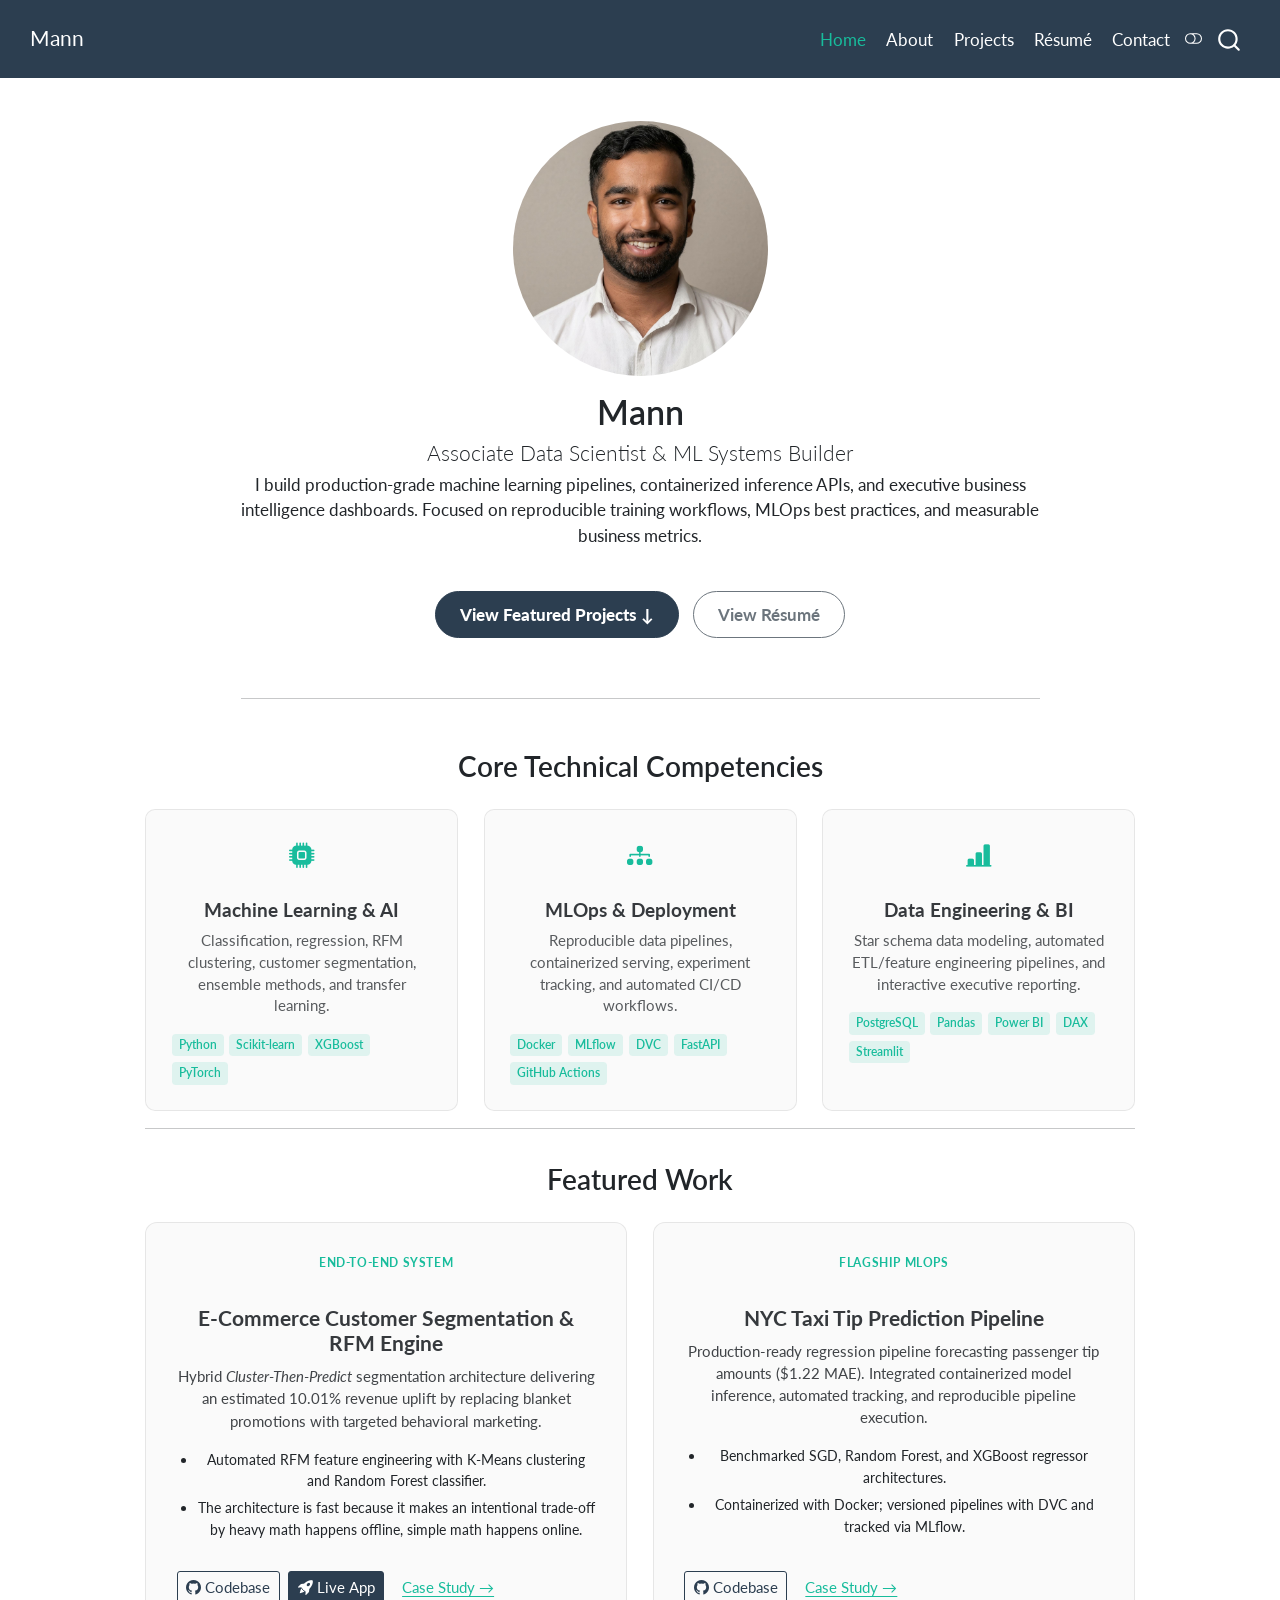
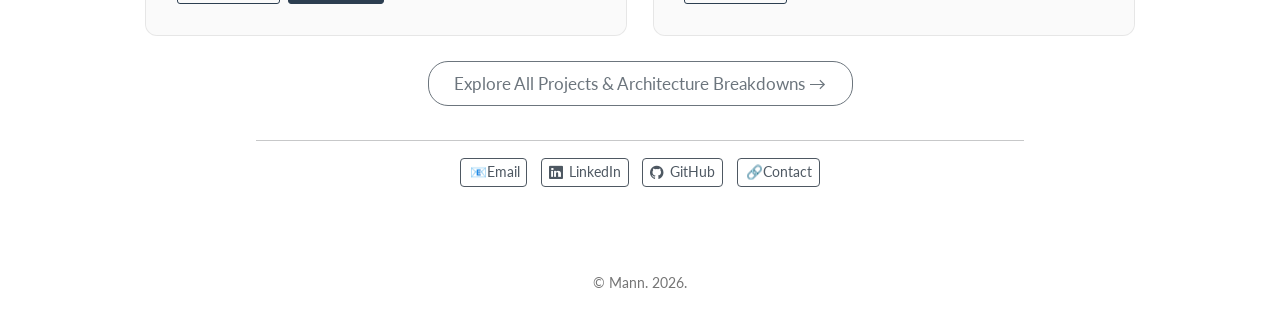
<file: docs/index.html>
<!DOCTYPE html>
<html xmlns="http://www.w3.org/1999/xhtml" lang="en" xml:lang="en"><head>

<meta charset="utf-8">
<meta name="generator" content="quarto-1.10.19">

<meta name="viewport" content="width=device-width, initial-scale=1.0, user-scalable=yes">


<title>Mann</title>
<style>
/* Default styles provided by pandoc.
** See https://pandoc.org/MANUAL.html#variables-for-html for config info.
*/
span.smallcaps{font-variant: small-caps;}
div.columns{display: flex; gap: 1.5em;}
div.column{flex: auto;}
@media screen {
div.columns{gap: min(4vw, 1.5em);}
div.column{overflow-x: auto;}
}
div.hanging-indent{margin-left: 1.5em; text-indent: -1.5em;}
ul.task-list{list-style: none;}
ul.task-list li input[type="checkbox"] {
  width: 0.8em;
  margin: 0 0.8em 0.2em -1em; /* quarto-specific, see https://github.com/quarto-dev/quarto-cli/issues/4556 */ 
  vertical-align: middle;
}
</style>


<script src="site_libs/quarto-nav/quarto-nav.js"></script>
<script src="site_libs/quarto-nav/headroom.min.js"></script>
<script src="site_libs/clipboard/clipboard.min.js"></script>
<script src="site_libs/quarto-search/autocomplete.umd.js"></script>
<script src="site_libs/quarto-search/fuse.min.js"></script>
<script src="site_libs/quarto-search/quarto-search.js"></script>
<meta name="quarto:offset" content="./">
<link href="./assets/fv.png" rel="icon" type="image/png">
<script src="site_libs/quarto-html/quarto.js" type="module"></script>
<script src="site_libs/quarto-html/tabsets/tabsets.js" type="module"></script>
<script src="site_libs/quarto-html/popper.min.js"></script>
<script src="site_libs/quarto-html/tippy.umd.min.js"></script>
<link href="site_libs/quarto-html/tippy.css" rel="stylesheet">
<link href="site_libs/quarto-html/quarto-syntax-highlighting-bf27225e3a48a9273f3daa8f8e829971.css" rel="stylesheet" class="quarto-color-scheme" id="quarto-text-highlighting-styles">
<link href="site_libs/quarto-html/quarto-syntax-highlighting-dark-b626d73c4c936ccc3cb08be7d45d1df6.css" rel="stylesheet" class="quarto-color-scheme quarto-color-alternate" id="quarto-text-highlighting-styles">
<link href="site_libs/quarto-html/quarto-syntax-highlighting-bf27225e3a48a9273f3daa8f8e829971.css" rel="stylesheet" class="quarto-color-scheme-extra" id="quarto-text-highlighting-styles">
<script src="site_libs/bootstrap/bootstrap.min.js"></script>
<link href="site_libs/bootstrap/bootstrap-icons.css" rel="stylesheet">
<link href="site_libs/bootstrap/bootstrap-8ae3a70c990e71de7dade3568d33fe11.min.css" rel="stylesheet" append-hash="true" class="quarto-color-scheme" id="quarto-bootstrap" data-mode="light">
<link href="site_libs/bootstrap/bootstrap-dark-6312e3f7049ebb731f70e99afd58f776.min.css" rel="stylesheet" append-hash="true" class="quarto-color-scheme quarto-color-alternate" id="quarto-bootstrap" data-mode="dark">
<link href="site_libs/bootstrap/bootstrap-8ae3a70c990e71de7dade3568d33fe11.min.css" rel="stylesheet" append-hash="true" class="quarto-color-scheme-extra" id="quarto-bootstrap" data-mode="light">
<script id="quarto-search-options" type="application/json">{
  "location": "navbar",
  "copy-button": false,
  "collapse-after": 3,
  "panel-placement": "end",
  "type": "overlay",
  "limit": 50,
  "keyboard-shortcut": [
    "f",
    "/",
    "s"
  ],
  "show-item-context": false,
  "language": {
    "search-no-results-text": "No results",
    "search-matching-documents-text": "matching documents",
    "search-copy-link-title": "Copy link to search",
    "search-hide-matches-text": "Hide additional matches",
    "search-more-match-text": "more match in this document",
    "search-more-matches-text": "more matches in this document",
    "search-clear-button-title": "Clear",
    "search-text-placeholder": "",
    "search-detached-cancel-button-title": "Cancel",
    "search-submit-button-title": "Submit",
    "search-label": "Search"
  }
}</script>


</head>

<body class="nav-fixed fullcontent quarto-light"><script id="quarto-html-before-body" type="application/javascript">
    const toggleBodyColorMode = (bsSheetEl) => {
      const mode = bsSheetEl.getAttribute("data-mode");
      const bodyEl = window.document.querySelector("body");
      if (mode === "dark") {
        bodyEl.classList.add("quarto-dark");
        bodyEl.classList.remove("quarto-light");
      } else {
        bodyEl.classList.add("quarto-light");
        bodyEl.classList.remove("quarto-dark");
      }
    }
    const toggleBodyColorPrimary = () => {
      const bsSheetEl = window.document.querySelector("link#quarto-bootstrap:not([rel=disabled-stylesheet])");
      if (bsSheetEl) {
        toggleBodyColorMode(bsSheetEl);
      }
    }
    const setColorSchemeToggle = (alternate) => {
      const toggles = window.document.querySelectorAll('.quarto-color-scheme-toggle');
      for (let i=0; i < toggles.length; i++) {
        const toggle = toggles[i];
        if (toggle) {
          if (alternate) {
            toggle.classList.add("alternate");
          } else {
            toggle.classList.remove("alternate");
          }
        }
      }
    };
    const toggleColorMode = (alternate) => {
      // Switch the stylesheets
      const primaryStylesheets = window.document.querySelectorAll('link.quarto-color-scheme:not(.quarto-color-alternate)');
      const alternateStylesheets = window.document.querySelectorAll('link.quarto-color-scheme.quarto-color-alternate');
      manageTransitions('#quarto-margin-sidebar .nav-link', false);
      if (alternate) {
        // note: dark is layered on light, we don't disable primary!
        enableStylesheet(alternateStylesheets);
        for (const sheetNode of alternateStylesheets) {
          if (sheetNode.id === "quarto-bootstrap") {
            toggleBodyColorMode(sheetNode);
          }
        }
      } else {
        disableStylesheet(alternateStylesheets);
        enableStylesheet(primaryStylesheets)
        toggleBodyColorPrimary();
      }
      manageTransitions('#quarto-margin-sidebar .nav-link', true);
      // Switch the toggles
      setColorSchemeToggle(alternate)
      // Hack to workaround the fact that safari doesn't
      // properly recolor the scrollbar when toggling (#1455)
      if (navigator.userAgent.indexOf('Safari') > 0 && navigator.userAgent.indexOf('Chrome') == -1) {
        manageTransitions("body", false);
        window.scrollTo(0, 1);
        setTimeout(() => {
          window.scrollTo(0, 0);
          manageTransitions("body", true);
        }, 40);
      }
    }
    const disableStylesheet = (stylesheets) => {
      for (let i=0; i < stylesheets.length; i++) {
        const stylesheet = stylesheets[i];
        stylesheet.rel = 'disabled-stylesheet';
      }
    }
    const enableStylesheet = (stylesheets) => {
      for (let i=0; i < stylesheets.length; i++) {
        const stylesheet = stylesheets[i];
        if(stylesheet.rel !== 'stylesheet') { // for Chrome, which will still FOUC without this check
          stylesheet.rel = 'stylesheet';
        }
      }
    }
    const manageTransitions = (selector, allowTransitions) => {
      const els = window.document.querySelectorAll(selector);
      for (let i=0; i < els.length; i++) {
        const el = els[i];
        if (allowTransitions) {
          el.classList.remove('notransition');
        } else {
          el.classList.add('notransition');
        }
      }
    }
    const isFileUrl = () => {
      return window.location.protocol === 'file:';
    }
    const hasAlternateSentinel = () => {
      let styleSentinel = getColorSchemeSentinel();
      if (styleSentinel !== null) {
        return styleSentinel === "alternate";
      } else {
        return false;
      }
    }
    const setStyleSentinel = (alternate) => {
      const value = alternate ? "alternate" : "default";
      if (!isFileUrl()) {
        window.localStorage.setItem("quarto-color-scheme", value);
      } else {
        localAlternateSentinel = value;
      }
    }
    const getColorSchemeSentinel = () => {
      if (!isFileUrl()) {
        const storageValue = window.localStorage.getItem("quarto-color-scheme");
        return storageValue != null ? storageValue : localAlternateSentinel;
      } else {
        return localAlternateSentinel;
      }
    }
    const toggleGiscusIfUsed = (isAlternate, darkModeDefault) => {
      const baseTheme = document.querySelector('#giscus-base-theme')?.value ?? 'light';
      const alternateTheme = document.querySelector('#giscus-alt-theme')?.value ?? 'dark';
      let newTheme = '';
      if(authorPrefersDark) {
        newTheme = isAlternate ? baseTheme : alternateTheme;
      } else {
        newTheme = isAlternate ? alternateTheme : baseTheme;
      }
      const changeGiscusTheme = () => {
        // From: https://github.com/giscus/giscus/issues/336
        const sendMessage = (message) => {
          const iframe = document.querySelector('iframe.giscus-frame');
          if (!iframe) return;
          iframe.contentWindow.postMessage({ giscus: message }, 'https://giscus.app');
        }
        sendMessage({
          setConfig: {
            theme: newTheme
          }
        });
      }
      const isGiscussLoaded = window.document.querySelector('iframe.giscus-frame') !== null;
      if (isGiscussLoaded) {
        changeGiscusTheme();
      }
    };
    const authorPrefersDark = false;
    const darkModeDefault = authorPrefersDark;
      document.querySelector('link#quarto-text-highlighting-styles.quarto-color-scheme-extra').rel = 'disabled-stylesheet';
      document.querySelector('link#quarto-bootstrap.quarto-color-scheme-extra').rel = 'disabled-stylesheet';
    let localAlternateSentinel = darkModeDefault ? 'alternate' : 'default';
    // Dark / light mode switch
    window.quartoToggleColorScheme = () => {
      // Read the current dark / light value
      let toAlternate = !hasAlternateSentinel();
      toggleColorMode(toAlternate);
      setStyleSentinel(toAlternate);
      toggleGiscusIfUsed(toAlternate, darkModeDefault);
      window.dispatchEvent(new Event('resize'));
    };
    // Switch to dark mode if need be
    if (hasAlternateSentinel()) {
      toggleColorMode(true);
    } else {
      toggleColorMode(false);
    }
  </script>

<div id="quarto-search-results"></div>
  <header id="quarto-header" class="headroom fixed-top">
    <nav class="navbar navbar-expand-lg " data-bs-theme="dark">
      <div class="navbar-container container-fluid">
      <div class="navbar-brand-container mx-auto">
    <a class="navbar-brand" href="./index.html">
    <span class="navbar-title">Mann</span>
    </a>
  </div>
            <div id="quarto-search" class="" title="Search"></div>
          <button class="navbar-toggler" type="button" data-bs-toggle="collapse" data-bs-target="#navbarCollapse" aria-controls="navbarCollapse" role="menu" aria-expanded="false" aria-label="Toggle navigation" onclick="if (window.quartoToggleHeadroom) { window.quartoToggleHeadroom(); }">
  <span class="navbar-toggler-icon"></span>
</button>
          <div class="collapse navbar-collapse" id="navbarCollapse">
            <ul class="navbar-nav navbar-nav-scroll ms-auto">
  <li class="nav-item">
    <a class="nav-link active" href="./index.html" aria-current="page"> 
<span class="menu-text">Home</span></a>
  </li>  
  <li class="nav-item">
    <a class="nav-link" href="./pages/about.html"> 
<span class="menu-text">About</span></a>
  </li>  
  <li class="nav-item">
    <a class="nav-link" href="./projects.html"> 
<span class="menu-text">Projects</span></a>
  </li>  
  <li class="nav-item">
    <a class="nav-link" href="./pages/cv.html"> 
<span class="menu-text">Résumé</span></a>
  </li>  
  <li class="nav-item">
    <a class="nav-link" href="./pages/contact.html"> 
<span class="menu-text">Contact</span></a>
  </li>  
</ul>
          </div> <!-- /navcollapse -->
            <div class="quarto-navbar-tools">
  <a href="" class="quarto-color-scheme-toggle quarto-navigation-tool  px-1" onclick="window.quartoToggleColorScheme(); return false;" title="Toggle dark mode"><i class="bi"></i></a>
</div>
      </div> <!-- /container-fluid -->
    </nav>
</header>
<!-- content -->
<div id="quarto-content" class="quarto-container page-columns page-rows-contents page-layout-article page-navbar">
<!-- sidebar -->
<!-- margin-sidebar -->
    
<!-- main -->
<div class="quarto-about-jolla page-columns page-full">
  <img src="assets/profile.jpg" class="about-image
  round " style="height: 15em; width: 15em;">
 <header id="title-block-header" class="quarto-title-block default">
<div class="quarto-title">
<h1 class="title">Mann</h1>
<p class="subtitle lead">Associate Data Scientist &amp; ML Systems Builder</p>
</div>
<div class="quarto-title-meta">
  </div>
</header><main class="content page-columns page-full" id="quarto-document-content">

<div style="margin-top: 1rem;">
<p>I build production-grade machine learning pipelines, containerized inference APIs, and executive business intelligence dashboards. Focused on reproducible training workflows, MLOps best practices, and measurable business metrics.</p>
</div>
<div style="margin: 1.5rem 0;">
<p><a href="#featured-work" class="btn btn-primary" style="border-radius: 24px; padding: 0.6rem 1.4rem; font-weight: 600;"><strong>View Featured Projects ↓</strong></a> <a href="pages/cv.html" class="btn btn-outline-secondary" style="border-radius: 24px; padding: 0.6rem 1.4rem; margin-left: 0.6rem;"><strong>View Résumé</strong></a></p>
</div>
<hr>
<div class="column-page">
<section id="core-technical-competencies" class="level2">
<h2 data-anchor-id="core-technical-competencies">Core Technical Competencies</h2>
<div class="grid">
<div class="g-col-12 g-col-md-4">
<div class="competency-card">
  <div class="comp-icon"><i class="bi bi-cpu-fill"></i></div>
  <h4>Machine Learning &amp; AI</h4>
  <p class="text-muted">Classification, regression, RFM clustering, customer segmentation, ensemble methods, and transfer learning.</p>
  <div class="comp-tags">
    <span>Python</span> <span>Scikit-learn</span> <span>XGBoost</span> <span>PyTorch</span>
  </div>
</div>
</div>
<div class="g-col-12 g-col-md-4">
<div class="competency-card">
  <div class="comp-icon"><i class="bi bi-diagram-3-fill"></i></div>
  <h4>MLOps &amp; Deployment</h4>
  <p class="text-muted">Reproducible data pipelines, containerized serving, experiment tracking, and automated CI/CD workflows.</p>
  <div class="comp-tags">
    <span>Docker</span> <span>MLflow</span> <span>DVC</span> <span>FastAPI</span> <span>GitHub Actions</span>
  </div>
</div>
</div>
<div class="g-col-12 g-col-md-4">
<div class="competency-card">
  <div class="comp-icon"><i class="bi bi-bar-chart-line-fill"></i></div>
  <h4>Data Engineering &amp; BI</h4>
  <p class="text-muted">Star schema data modeling, automated ETL/feature engineering pipelines, and interactive executive reporting.</p>
  <div class="comp-tags">
    <span>PostgreSQL</span> <span>Pandas</span> <span>Power BI</span> <span>DAX</span> <span>Streamlit</span>
  </div>
</div>
</div>
</div>
<hr>
</section>
<section id="featured-work" class="level2">
<h2 data-anchor-id="featured-work">Featured Work</h2>
<div class="grid">
<div class="g-col-12 g-col-md-6">
<div class="project-showcase-card">
  <span class="badge-featured">End-to-End System</span>
  <h3>E-Commerce Customer Segmentation &amp; RFM Engine</h3>
  <p class="project-summary">Hybrid <em>Cluster-Then-Predict</em> segmentation architecture delivering an estimated 10.01% revenue uplift by replacing blanket promotions with targeted behavioral marketing.</p>
  <ul class="project-highlights">
    <li>Automated RFM feature engineering with K-Means clustering and Random Forest classifier.</li>
    <li>The architecture is fast because it makes an intentional trade-off by heavy math happens offline, simple math happens online.</li>
  </ul>
  <div class="project-actions">
    <a href="https://github.com/mann-lean/customerSegmentation" target="_blank" class="btn btn-sm btn-outline-primary"><i class="bi bi-github"></i> Codebase</a>
    <a href="https://customersegmentationsolutions.streamlit.app/" target="_blank" class="btn btn-sm btn-primary"><i class="bi bi-rocket-takeoff-fill"></i> Live App</a>
    <a href="projects/customerSegmentation/" class="btn btn-sm btn-link">Case Study →</a>
  </div>
</div>
</div>
<div class="g-col-12 g-col-md-6">
<div class="project-showcase-card">
  <span class="badge-featured">Flagship MLOps</span>
  <h3>NYC Taxi Tip Prediction Pipeline</h3>
  <p class="project-summary">Production-ready regression pipeline forecasting passenger tip amounts ($1.22 MAE). Integrated containerized model inference, automated tracking, and reproducible pipeline execution.</p>
  <ul class="project-highlights">
    <li>Benchmarked SGD, Random Forest, and XGBoost regressor architectures.</li>
    <li>Containerized with Docker; versioned pipelines with DVC and tracked via MLflow.</li>
  </ul>
  <div class="project-actions">
    <a href="https://github.com/mann-lean" target="_blank" class="btn btn-sm btn-outline-primary"><i class="bi bi-github"></i> Codebase</a>
    <a href="projects/nyc_tip_prediction/" class="btn btn-sm btn-link">Case Study →</a>
  </div>
</div>
</div>
</div>
<div class="text-center mt-4">
  <a href="projects.html" class="btn btn-outline-secondary" style="border-radius: 20px; padding: 0.5rem 1.5rem;">Explore All Projects &amp; Architecture Breakdowns →</a>
</div>
</section>
</div>


</main> 
  <hr class="about-sep">
   <div class="about-links">
  <a href="mailto:mannk7062@gmail.com" class="about-link" rel="" target="">
    <i class="bi bi-email"></i>
     <span class="about-link-text">📧Email</span>
  </a>
  <a href="http://www.linkedin.com/in/mann-32718a1b9" class="about-link" rel="" target="">
    <i class="bi bi-linkedin"></i>
     <span class="about-link-text">LinkedIn</span>
  </a>
  <a href="https://github.com/mann-lean" class="about-link" rel="" target="">
    <i class="bi bi-github"></i>
     <span class="about-link-text">GitHub</span>
  </a>
  <a href="/pages/contact.html" class="about-link" rel="" target="">
    <i class="bi bi-Contact"></i>
     <span class="about-link-text">🔗Contact</span>
  </a>
</div>
</div>
 <!-- /main -->
<script id="quarto-html-after-body" type="application/javascript">
  window.document.addEventListener("DOMContentLoaded", function (event) {
    // Ensure there is a toggle, if there isn't float one in the top right
    if (window.document.querySelector('.quarto-color-scheme-toggle') === null) {
      const a = window.document.createElement('a');
      a.classList.add('top-right');
      a.classList.add('quarto-color-scheme-toggle');
      a.href = "";
      a.onclick = function() { try { window.quartoToggleColorScheme(); } catch {} return false; };
      const i = window.document.createElement("i");
      i.classList.add('bi');
      a.appendChild(i);
      window.document.body.appendChild(a);
    }
    setColorSchemeToggle(hasAlternateSentinel())
    const isCodeAnnotation = (el) => {
      for (const clz of el.classList) {
        if (clz.startsWith('code-annotation-')) {                     
          return true;
        }
      }
      return false;
    }
    const onCopySuccess = function(e) {
      // button target
      const button = e.trigger;
      // don't keep focus
      button.blur();
      // flash "checked"
      button.classList.add('code-copy-button-checked');
      var currentTitle = button.getAttribute("title");
      button.setAttribute("title", "Copied!");
      let tooltip;
      if (window.bootstrap) {
        button.setAttribute("data-bs-toggle", "tooltip");
        button.setAttribute("data-bs-placement", "left");
        button.setAttribute("data-bs-title", "Copied!");
        tooltip = new bootstrap.Tooltip(button, 
          { trigger: "manual", 
            customClass: "code-copy-button-tooltip",
            offset: [0, -8]});
        tooltip.show();    
      }
      setTimeout(function() {
        if (tooltip) {
          tooltip.hide();
          button.removeAttribute("data-bs-title");
          button.removeAttribute("data-bs-toggle");
          button.removeAttribute("data-bs-placement");
        }
        button.setAttribute("title", currentTitle);
        button.classList.remove('code-copy-button-checked');
      }, 1000);
      // clear code selection
      e.clearSelection();
    }
    const getTextToCopy = function(trigger) {
      const outerScaffold = trigger.parentElement.cloneNode(true);
      const codeEl = outerScaffold.querySelector('code');
      for (const childEl of codeEl.children) {
        if (isCodeAnnotation(childEl)) {
          childEl.remove();
        }
      }
      return codeEl.innerText;
    }
    const clipboard = new window.ClipboardJS('.code-copy-button:not([data-in-quarto-modal])', {
      text: getTextToCopy
    });
    clipboard.on('success', onCopySuccess);
    if (window.document.getElementById('quarto-embedded-source-code-modal')) {
      const clipboardModal = new window.ClipboardJS('.code-copy-button[data-in-quarto-modal]', {
        text: getTextToCopy,
        container: window.document.getElementById('quarto-embedded-source-code-modal')
      });
      clipboardModal.on('success', onCopySuccess);
    }
      var localhostRegex = new RegExp(/^(?:http|https):\/\/localhost\:?[0-9]*\//);
      var mailtoRegex = new RegExp(/^mailto:/);
        var filterRegex = new RegExp('/' + window.location.host + '/');
      var isInternal = (href) => {
          return filterRegex.test(href) || localhostRegex.test(href) || mailtoRegex.test(href);
      }
      // Inspect non-navigation links and adorn them if external
     var links = window.document.querySelectorAll('a[href]:not(.nav-link):not(.navbar-brand):not(.toc-action):not(.sidebar-link):not(.sidebar-item-toggle):not(.pagination-link):not(.no-external):not([aria-hidden]):not(.dropdown-item):not(.quarto-navigation-tool):not(.about-link)');
      for (var i=0; i<links.length; i++) {
        const link = links[i];
        if (!isInternal(link.href)) {
          // undo the damage that might have been done by quarto-nav.js in the case of
          // links that we want to consider external
          if (link.dataset.originalHref !== undefined) {
            link.href = link.dataset.originalHref;
          }
        }
      }
    function tippyHover(el, contentFn, onTriggerFn, onUntriggerFn) {
      const config = {
        allowHTML: true,
        maxWidth: 500,
        delay: 100,
        arrow: false,
        appendTo: function(el) {
            return el.parentElement;
        },
        interactive: true,
        interactiveBorder: 10,
        theme: 'quarto',
        placement: 'bottom-start',
      };
      if (contentFn) {
        config.content = contentFn;
      }
      if (onTriggerFn) {
        config.onTrigger = onTriggerFn;
      }
      if (onUntriggerFn) {
        config.onUntrigger = onUntriggerFn;
      }
      window.tippy(el, config); 
    }
    const noterefs = window.document.querySelectorAll('a[role="doc-noteref"]');
    for (var i=0; i<noterefs.length; i++) {
      const ref = noterefs[i];
      tippyHover(ref, function() {
        // use id or data attribute instead here
        let href = ref.getAttribute('data-footnote-href') || ref.getAttribute('href');
        try { href = new URL(href).hash; } catch {}
        const id = href.replace(/^#\/?/, "");
        const note = window.document.getElementById(id);
        if (note) {
          return note.innerHTML;
        } else {
          return "";
        }
      });
    }
    const xrefs = window.document.querySelectorAll('a.quarto-xref');
    const processXRef = (id, note) => {
      // Strip column container classes
      const stripColumnClz = (el) => {
        el.classList.remove("page-full", "page-columns");
        if (el.children) {
          for (const child of el.children) {
            stripColumnClz(child);
          }
        }
      }
      stripColumnClz(note)
      if (id === null || id.startsWith('sec-')) {
        // Special case sections, only their first couple elements
        const container = document.createElement("div");
        if (note.children && note.children.length > 2) {
          container.appendChild(note.children[0].cloneNode(true));
          for (let i = 1; i < note.children.length; i++) {
            const child = note.children[i];
            if (child.tagName === "P" && child.innerText === "") {
              continue;
            } else {
              container.appendChild(child.cloneNode(true));
              break;
            }
          }
          if (window.Quarto?.typesetMath) {
            window.Quarto.typesetMath(container);
          }
          return container.innerHTML
        } else {
          if (window.Quarto?.typesetMath) {
            window.Quarto.typesetMath(note);
          }
          return note.innerHTML;
        }
      } else {
        // Remove any anchor links if they are present
        const anchorLink = note.querySelector('a.anchorjs-link');
        if (anchorLink) {
          anchorLink.remove();
        }
        if (window.Quarto?.typesetMath) {
          window.Quarto.typesetMath(note);
        }
        if (note.classList.contains("callout")) {
          return note.outerHTML;
        } else {
          return note.innerHTML;
        }
      }
    }
    for (var i=0; i<xrefs.length; i++) {
      const xref = xrefs[i];
      tippyHover(xref, undefined, function(instance) {
        instance.disable();
        let url = xref.getAttribute('href');
        let hash = undefined; 
        if (url.startsWith('#')) {
          hash = url;
        } else {
          try { hash = new URL(url).hash; } catch {}
        }
        if (hash) {
          const id = hash.replace(/^#\/?/, "");
          const note = window.document.getElementById(id);
          if (note !== null) {
            try {
              const html = processXRef(id, note.cloneNode(true));
              instance.setContent(html);
            } finally {
              instance.enable();
              instance.show();
            }
          } else {
            // See if we can fetch this
            fetch(url.split('#')[0])
            .then(res => res.text())
            .then(html => {
              const parser = new DOMParser();
              const htmlDoc = parser.parseFromString(html, "text/html");
              const note = htmlDoc.getElementById(id);
              if (note !== null) {
                const html = processXRef(id, note);
                instance.setContent(html);
              } 
            }).finally(() => {
              instance.enable();
              instance.show();
            });
          }
        } else {
          // See if we can fetch a full url (with no hash to target)
          // This is a special case and we should probably do some content thinning / targeting
          fetch(url)
          .then(res => res.text())
          .then(html => {
            const parser = new DOMParser();
            const htmlDoc = parser.parseFromString(html, "text/html");
            const note = htmlDoc.querySelector('main.content');
            if (note !== null) {
              // This should only happen for chapter cross references
              // (since there is no id in the URL)
              // remove the first header
              if (note.children.length > 0 && note.children[0].tagName === "HEADER") {
                note.children[0].remove();
              }
              const html = processXRef(null, note);
              instance.setContent(html);
            } 
          }).finally(() => {
            instance.enable();
            instance.show();
          });
        }
      }, function(instance) {
      });
    }
        let selectedAnnoteEl;
        const selectorForAnnotation = ( cell, annotation) => {
          let cellAttr = 'data-code-cell="' + cell + '"';
          let lineAttr = 'data-code-annotation="' +  annotation + '"';
          const selector = 'span[' + cellAttr + '][' + lineAttr + ']';
          return selector;
        }
        const selectCodeLines = (annoteEl) => {
          const doc = window.document;
          const targetCell = annoteEl.getAttribute("data-target-cell");
          const targetAnnotation = annoteEl.getAttribute("data-target-annotation");
          const annoteSpan = window.document.querySelector(selectorForAnnotation(targetCell, targetAnnotation));
          const lines = annoteSpan.getAttribute("data-code-lines").split(",");
          const lineIds = lines.map((line) => {
            return targetCell + "-" + line;
          })
          let top = null;
          let height = null;
          let parent = null;
          if (lineIds.length > 0) {
              //compute the position of the single el (top and bottom and make a div)
              const el = window.document.getElementById(lineIds[0]);
              top = el.offsetTop;
              height = el.offsetHeight;
              parent = el.parentElement.parentElement;
            if (lineIds.length > 1) {
              const lastEl = window.document.getElementById(lineIds[lineIds.length - 1]);
              const bottom = lastEl.offsetTop + lastEl.offsetHeight;
              height = bottom - top;
            }
            if (top !== null && height !== null && parent !== null) {
              // cook up a div (if necessary) and position it 
              let div = window.document.getElementById("code-annotation-line-highlight");
              if (div === null) {
                div = window.document.createElement("div");
                div.setAttribute("id", "code-annotation-line-highlight");
                div.style.position = 'absolute';
                parent.appendChild(div);
              }
              div.style.top = top - 2 + "px";
              div.style.height = height + 4 + "px";
              div.style.left = 0;
              let gutterDiv = window.document.getElementById("code-annotation-line-highlight-gutter");
              if (gutterDiv === null) {
                gutterDiv = window.document.createElement("div");
                gutterDiv.setAttribute("id", "code-annotation-line-highlight-gutter");
                gutterDiv.style.position = 'absolute';
                const codeCell = window.document.getElementById(targetCell);
                const gutter = codeCell.querySelector('.code-annotation-gutter');
                gutter.appendChild(gutterDiv);
              }
              gutterDiv.style.top = top - 2 + "px";
              gutterDiv.style.height = height + 4 + "px";
            }
            selectedAnnoteEl = annoteEl;
          }
        };
        const unselectCodeLines = () => {
          const elementsIds = ["code-annotation-line-highlight", "code-annotation-line-highlight-gutter"];
          elementsIds.forEach((elId) => {
            const div = window.document.getElementById(elId);
            if (div) {
              div.remove();
            }
          });
          selectedAnnoteEl = undefined;
        };
          // Handle positioning of the toggle
      window.addEventListener(
        "resize",
        throttle(() => {
          elRect = undefined;
          if (selectedAnnoteEl) {
            selectCodeLines(selectedAnnoteEl);
          }
        }, 10)
      );
      function throttle(fn, ms) {
      let throttle = false;
      let timer;
        return (...args) => {
          if(!throttle) { // first call gets through
              fn.apply(this, args);
              throttle = true;
          } else { // all the others get throttled
              if(timer) clearTimeout(timer); // cancel #2
              timer = setTimeout(() => {
                fn.apply(this, args);
                timer = throttle = false;
              }, ms);
          }
        };
      }
        // Attach click handler to the DT
        const annoteDls = window.document.querySelectorAll('dt[data-target-cell]');
        for (const annoteDlNode of annoteDls) {
          annoteDlNode.addEventListener('click', (event) => {
            const clickedEl = event.target;
            if (clickedEl !== selectedAnnoteEl) {
              unselectCodeLines();
              const activeEl = window.document.querySelector('dt[data-target-cell].code-annotation-active');
              if (activeEl) {
                activeEl.classList.remove('code-annotation-active');
              }
              selectCodeLines(clickedEl);
              clickedEl.classList.add('code-annotation-active');
            } else {
              // Unselect the line
              unselectCodeLines();
              clickedEl.classList.remove('code-annotation-active');
            }
          });
        }
    const findCites = (el) => {
      const parentEl = el.parentElement;
      if (parentEl) {
        const cites = parentEl.dataset.cites;
        if (cites) {
          return {
            el,
            cites: cites.split(' ')
          };
        } else {
          return findCites(el.parentElement)
        }
      } else {
        return undefined;
      }
    };
    var bibliorefs = window.document.querySelectorAll('a[role="doc-biblioref"]');
    for (var i=0; i<bibliorefs.length; i++) {
      const ref = bibliorefs[i];
      const citeInfo = findCites(ref);
      if (citeInfo) {
        tippyHover(citeInfo.el, function() {
          var popup = window.document.createElement('div');
          citeInfo.cites.forEach(function(cite) {
            var citeDiv = window.document.createElement('div');
            citeDiv.classList.add('hanging-indent');
            citeDiv.classList.add('csl-entry');
            var biblioDiv = window.document.getElementById('ref-' + cite);
            if (biblioDiv) {
              citeDiv.innerHTML = biblioDiv.innerHTML;
            }
            popup.appendChild(citeDiv);
          });
          return popup.innerHTML;
        });
      }
    }
  });
  </script>
</div> <!-- /content -->
<footer class="footer">
  <div class="nav-footer">
    <div class="nav-footer-left">
      &nbsp;
    </div>   
    <div class="nav-footer-center">
<p>© Mann. 2026.</p>
</div>
    <div class="nav-footer-right">
      &nbsp;
    </div>
  </div>
</footer>




</body></html>
</file>
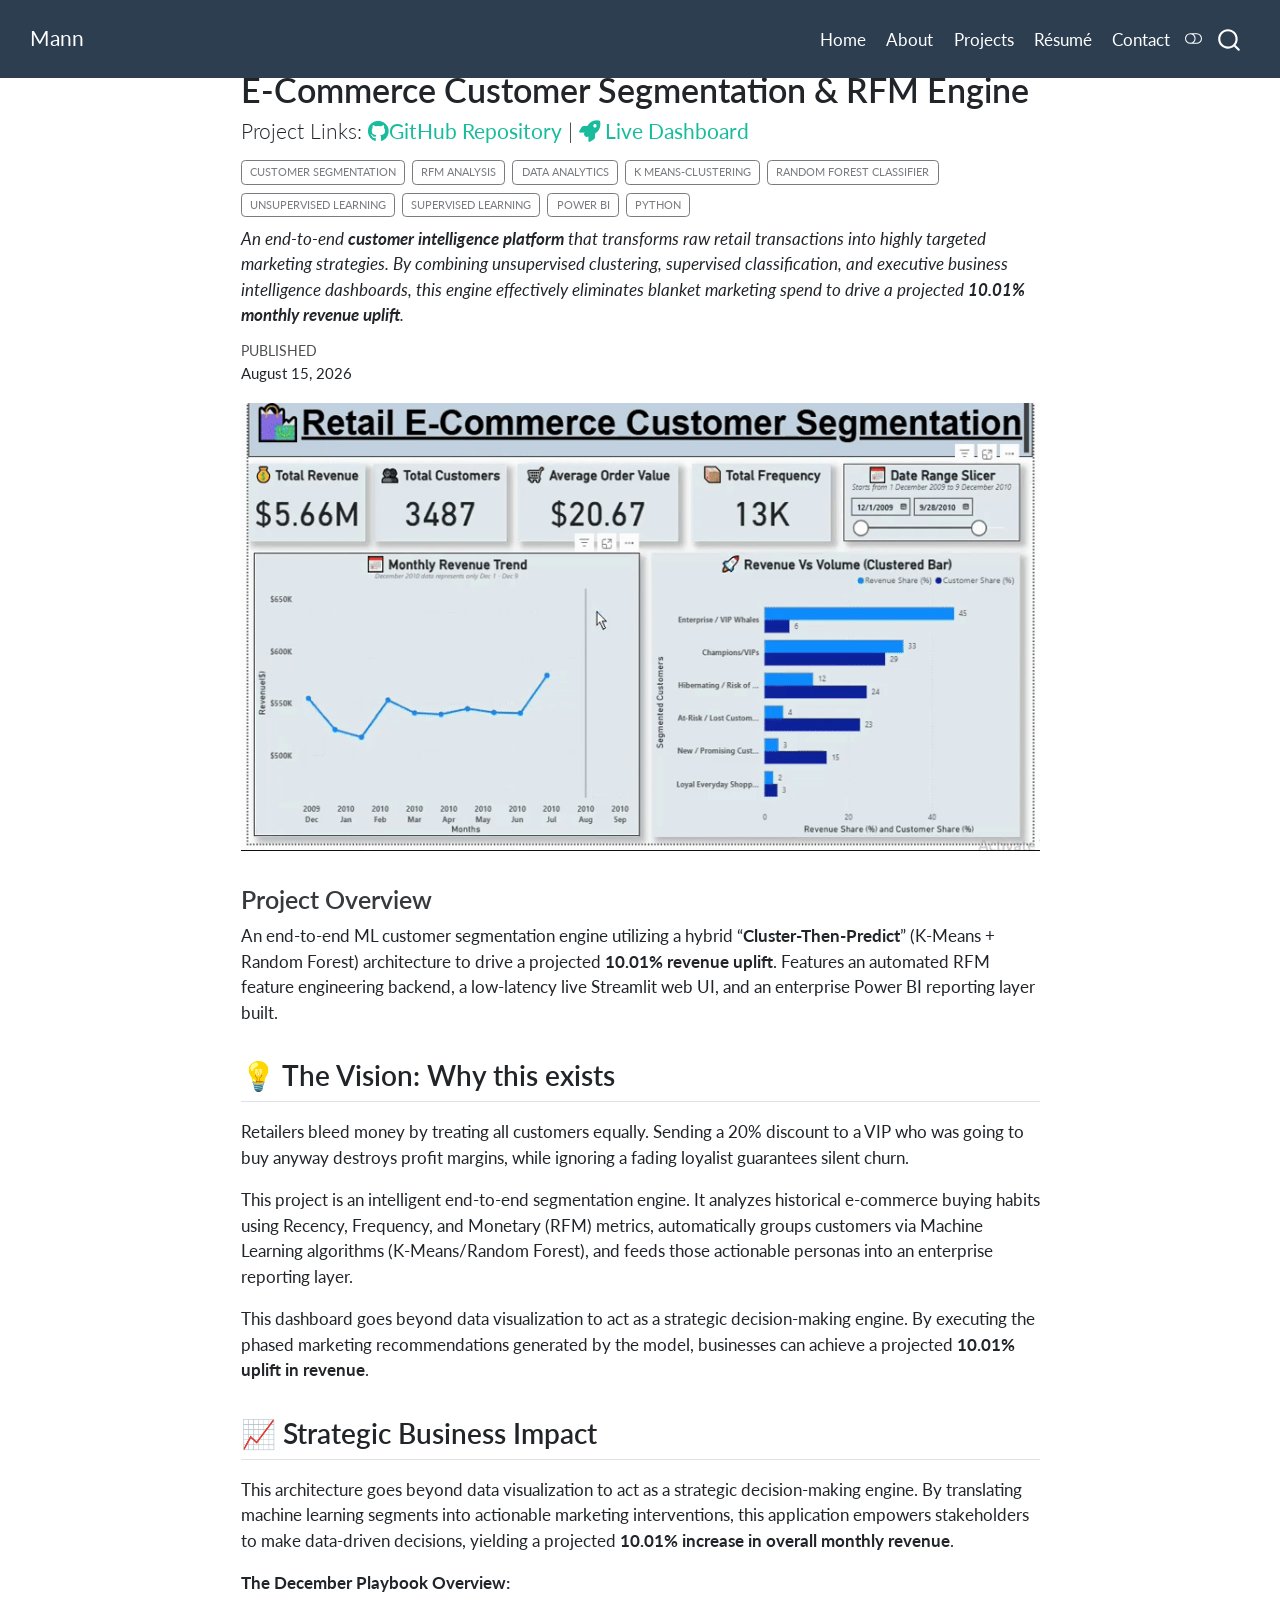
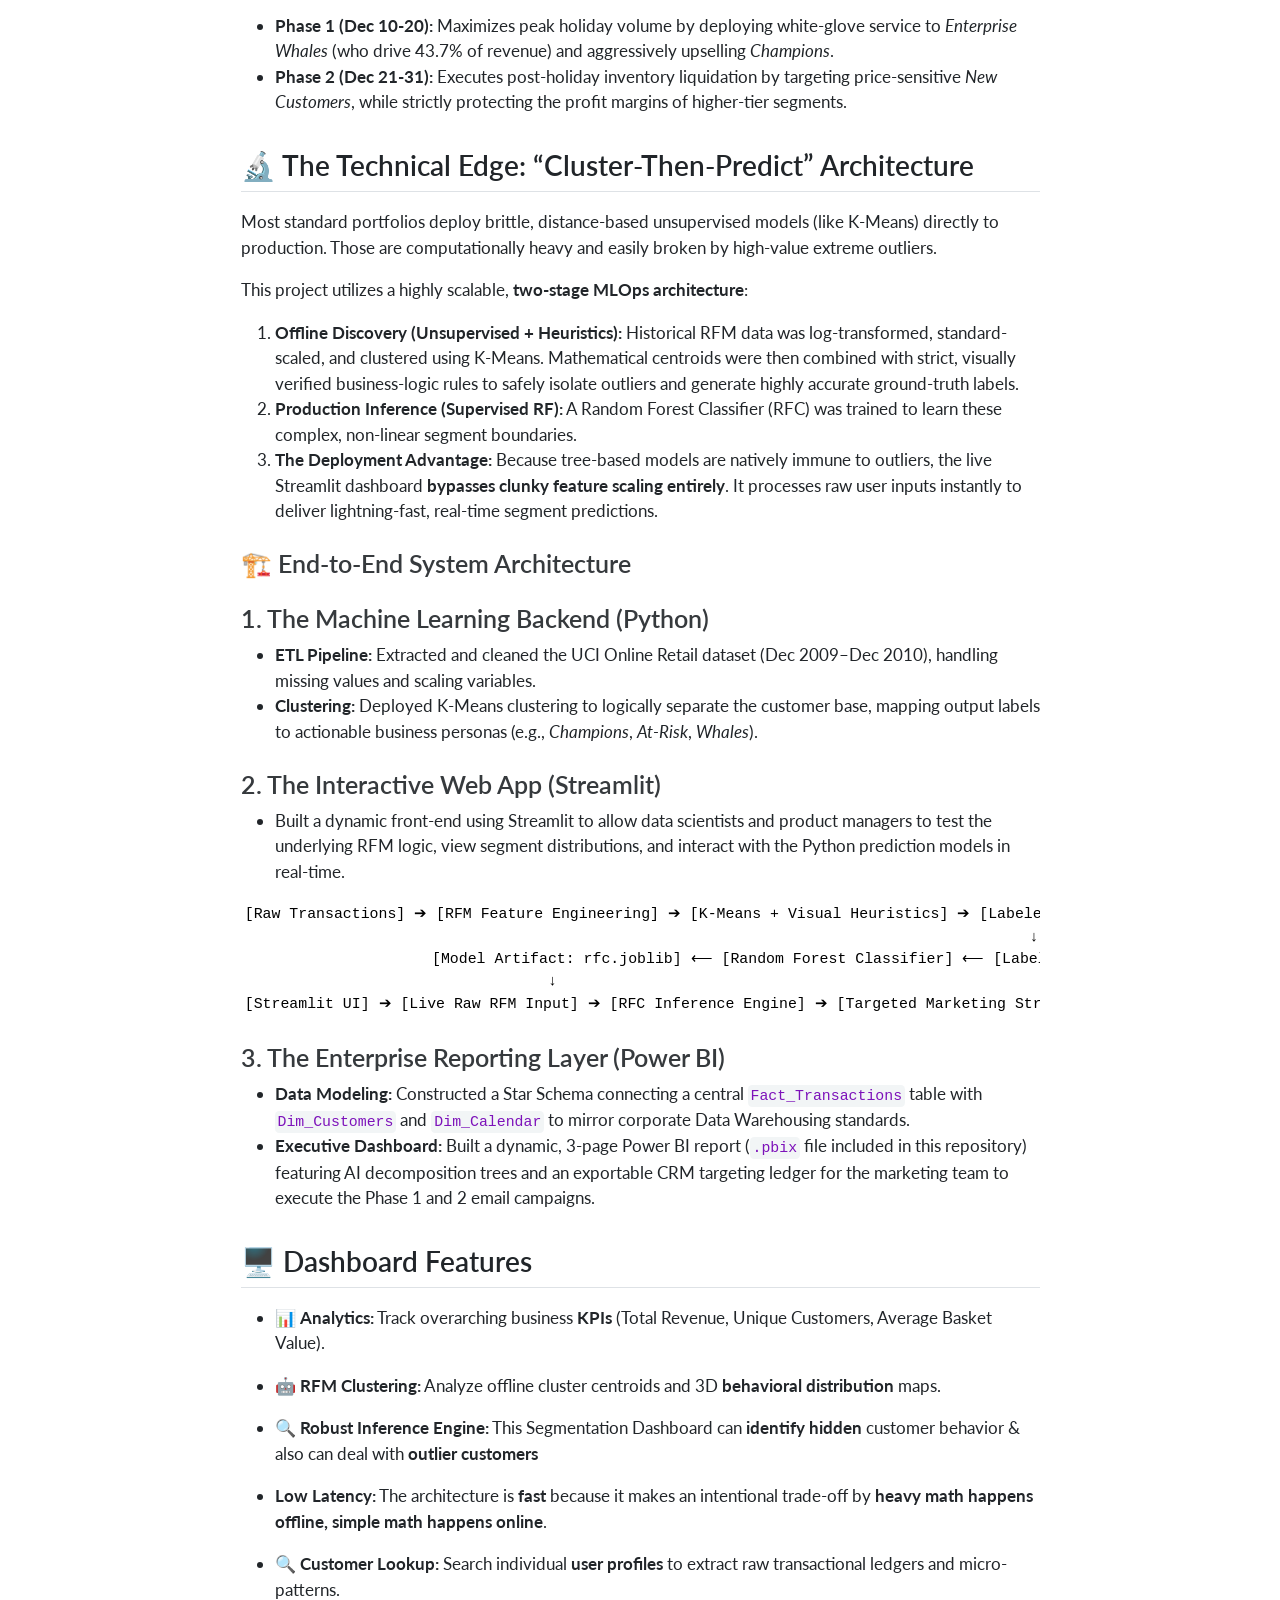
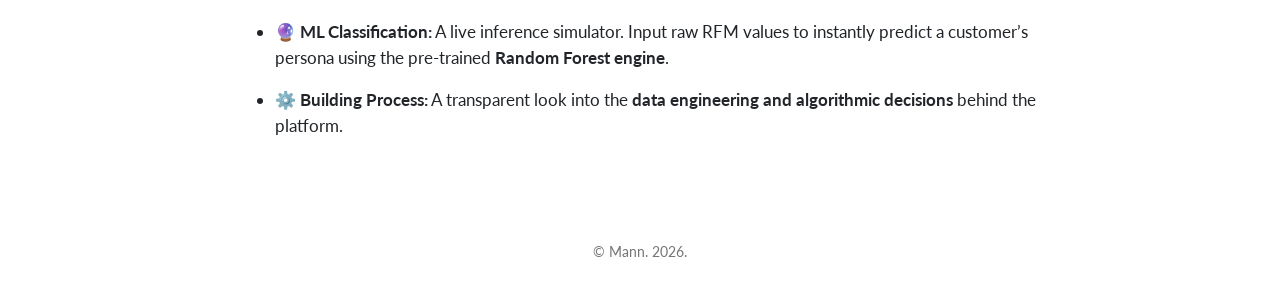
<file: docs/projects/customerSegmentation/index.html>
<!DOCTYPE html>
<html xmlns="http://www.w3.org/1999/xhtml" lang="en" xml:lang="en"><head>

<meta charset="utf-8">
<meta name="generator" content="quarto-1.10.19">

<meta name="viewport" content="width=device-width, initial-scale=1.0, user-scalable=yes">

<meta name="dcterms.date" content="2026-08-15">
<meta name="description" content="An end-to-end customer intelligence platform that transforms raw retail transactions into highly targeted marketing strategies. By combining unsupervised clustering, supervised classification, and executive business intelligence dashboards, this engine effectively eliminates blanket marketing spend to drive a projected 10.01% monthly revenue uplift.">

<title>E-Commerce Customer Segmentation &amp; RFM Engine – Mann</title>
<style>
/* Default styles provided by pandoc.
** See https://pandoc.org/MANUAL.html#variables-for-html for config info.
*/
span.smallcaps{font-variant: small-caps;}
div.columns{display: flex; gap: 1.5em;}
div.column{flex: auto;}
@media screen {
div.columns{gap: min(4vw, 1.5em);}
div.column{overflow-x: auto;}
}
div.hanging-indent{margin-left: 1.5em; text-indent: -1.5em;}
ul.task-list{list-style: none;}
ul.task-list li input[type="checkbox"] {
  width: 0.8em;
  margin: 0 0.8em 0.2em -1em; /* quarto-specific, see https://github.com/quarto-dev/quarto-cli/issues/4556 */ 
  vertical-align: middle;
}
</style>


<script src="../../site_libs/quarto-nav/quarto-nav.js"></script>
<script src="../../site_libs/quarto-nav/headroom.min.js"></script>
<script src="../../site_libs/clipboard/clipboard.min.js"></script>
<script src="../../site_libs/quarto-search/autocomplete.umd.js"></script>
<script src="../../site_libs/quarto-search/fuse.min.js"></script>
<script src="../../site_libs/quarto-search/quarto-search.js"></script>
<meta name="quarto:offset" content="../../">
<link href="../../assets/fv.png" rel="icon" type="image/png">
<script src="../../site_libs/quarto-html/quarto.js" type="module"></script>
<script src="../../site_libs/quarto-html/tabsets/tabsets.js" type="module"></script>
<script src="../../site_libs/quarto-html/popper.min.js"></script>
<script src="../../site_libs/quarto-html/tippy.umd.min.js"></script>
<script src="../../site_libs/quarto-html/anchor.min.js"></script>
<link href="../../site_libs/quarto-html/tippy.css" rel="stylesheet">
<link href="../../site_libs/quarto-html/quarto-syntax-highlighting-bf27225e3a48a9273f3daa8f8e829971.css" rel="stylesheet" class="quarto-color-scheme" id="quarto-text-highlighting-styles">
<link href="../../site_libs/quarto-html/quarto-syntax-highlighting-dark-b626d73c4c936ccc3cb08be7d45d1df6.css" rel="stylesheet" class="quarto-color-scheme quarto-color-alternate" id="quarto-text-highlighting-styles">
<link href="../../site_libs/quarto-html/quarto-syntax-highlighting-bf27225e3a48a9273f3daa8f8e829971.css" rel="stylesheet" class="quarto-color-scheme-extra" id="quarto-text-highlighting-styles">
<script src="../../site_libs/bootstrap/bootstrap.min.js"></script>
<link href="../../site_libs/bootstrap/bootstrap-icons.css" rel="stylesheet">
<link href="../../site_libs/bootstrap/bootstrap-8ae3a70c990e71de7dade3568d33fe11.min.css" rel="stylesheet" append-hash="true" class="quarto-color-scheme" id="quarto-bootstrap" data-mode="light">
<link href="../../site_libs/bootstrap/bootstrap-dark-6312e3f7049ebb731f70e99afd58f776.min.css" rel="stylesheet" append-hash="true" class="quarto-color-scheme quarto-color-alternate" id="quarto-bootstrap" data-mode="dark">
<link href="../../site_libs/bootstrap/bootstrap-8ae3a70c990e71de7dade3568d33fe11.min.css" rel="stylesheet" append-hash="true" class="quarto-color-scheme-extra" id="quarto-bootstrap" data-mode="light">
<link href="../../site_libs/quarto-contrib/fontawesome6-6.7.2/all.min.css" rel="stylesheet">
<link href="../../site_libs/quarto-contrib/fontawesome6-6.7.2/latex-fontsize.css" rel="stylesheet">
<script id="quarto-search-options" type="application/json">{
  "location": "navbar",
  "copy-button": false,
  "collapse-after": 3,
  "panel-placement": "end",
  "type": "overlay",
  "limit": 50,
  "keyboard-shortcut": [
    "f",
    "/",
    "s"
  ],
  "show-item-context": false,
  "language": {
    "search-no-results-text": "No results",
    "search-matching-documents-text": "matching documents",
    "search-copy-link-title": "Copy link to search",
    "search-hide-matches-text": "Hide additional matches",
    "search-more-match-text": "more match in this document",
    "search-more-matches-text": "more matches in this document",
    "search-clear-button-title": "Clear",
    "search-text-placeholder": "",
    "search-detached-cancel-button-title": "Cancel",
    "search-submit-button-title": "Submit",
    "search-label": "Search"
  }
}</script>


<link rel="stylesheet" href="../../css/styles.scss">
</head>

<body class="nav-fixed fullcontent quarto-light"><script id="quarto-html-before-body" type="application/javascript">
    const toggleBodyColorMode = (bsSheetEl) => {
      const mode = bsSheetEl.getAttribute("data-mode");
      const bodyEl = window.document.querySelector("body");
      if (mode === "dark") {
        bodyEl.classList.add("quarto-dark");
        bodyEl.classList.remove("quarto-light");
      } else {
        bodyEl.classList.add("quarto-light");
        bodyEl.classList.remove("quarto-dark");
      }
    }
    const toggleBodyColorPrimary = () => {
      const bsSheetEl = window.document.querySelector("link#quarto-bootstrap:not([rel=disabled-stylesheet])");
      if (bsSheetEl) {
        toggleBodyColorMode(bsSheetEl);
      }
    }
    const setColorSchemeToggle = (alternate) => {
      const toggles = window.document.querySelectorAll('.quarto-color-scheme-toggle');
      for (let i=0; i < toggles.length; i++) {
        const toggle = toggles[i];
        if (toggle) {
          if (alternate) {
            toggle.classList.add("alternate");
          } else {
            toggle.classList.remove("alternate");
          }
        }
      }
    };
    const toggleColorMode = (alternate) => {
      // Switch the stylesheets
      const primaryStylesheets = window.document.querySelectorAll('link.quarto-color-scheme:not(.quarto-color-alternate)');
      const alternateStylesheets = window.document.querySelectorAll('link.quarto-color-scheme.quarto-color-alternate');
      manageTransitions('#quarto-margin-sidebar .nav-link', false);
      if (alternate) {
        // note: dark is layered on light, we don't disable primary!
        enableStylesheet(alternateStylesheets);
        for (const sheetNode of alternateStylesheets) {
          if (sheetNode.id === "quarto-bootstrap") {
            toggleBodyColorMode(sheetNode);
          }
        }
      } else {
        disableStylesheet(alternateStylesheets);
        enableStylesheet(primaryStylesheets)
        toggleBodyColorPrimary();
      }
      manageTransitions('#quarto-margin-sidebar .nav-link', true);
      // Switch the toggles
      setColorSchemeToggle(alternate)
      // Hack to workaround the fact that safari doesn't
      // properly recolor the scrollbar when toggling (#1455)
      if (navigator.userAgent.indexOf('Safari') > 0 && navigator.userAgent.indexOf('Chrome') == -1) {
        manageTransitions("body", false);
        window.scrollTo(0, 1);
        setTimeout(() => {
          window.scrollTo(0, 0);
          manageTransitions("body", true);
        }, 40);
      }
    }
    const disableStylesheet = (stylesheets) => {
      for (let i=0; i < stylesheets.length; i++) {
        const stylesheet = stylesheets[i];
        stylesheet.rel = 'disabled-stylesheet';
      }
    }
    const enableStylesheet = (stylesheets) => {
      for (let i=0; i < stylesheets.length; i++) {
        const stylesheet = stylesheets[i];
        if(stylesheet.rel !== 'stylesheet') { // for Chrome, which will still FOUC without this check
          stylesheet.rel = 'stylesheet';
        }
      }
    }
    const manageTransitions = (selector, allowTransitions) => {
      const els = window.document.querySelectorAll(selector);
      for (let i=0; i < els.length; i++) {
        const el = els[i];
        if (allowTransitions) {
          el.classList.remove('notransition');
        } else {
          el.classList.add('notransition');
        }
      }
    }
    const isFileUrl = () => {
      return window.location.protocol === 'file:';
    }
    const hasAlternateSentinel = () => {
      let styleSentinel = getColorSchemeSentinel();
      if (styleSentinel !== null) {
        return styleSentinel === "alternate";
      } else {
        return false;
      }
    }
    const setStyleSentinel = (alternate) => {
      const value = alternate ? "alternate" : "default";
      if (!isFileUrl()) {
        window.localStorage.setItem("quarto-color-scheme", value);
      } else {
        localAlternateSentinel = value;
      }
    }
    const getColorSchemeSentinel = () => {
      if (!isFileUrl()) {
        const storageValue = window.localStorage.getItem("quarto-color-scheme");
        return storageValue != null ? storageValue : localAlternateSentinel;
      } else {
        return localAlternateSentinel;
      }
    }
    const toggleGiscusIfUsed = (isAlternate, darkModeDefault) => {
      const baseTheme = document.querySelector('#giscus-base-theme')?.value ?? 'light';
      const alternateTheme = document.querySelector('#giscus-alt-theme')?.value ?? 'dark';
      let newTheme = '';
      if(authorPrefersDark) {
        newTheme = isAlternate ? baseTheme : alternateTheme;
      } else {
        newTheme = isAlternate ? alternateTheme : baseTheme;
      }
      const changeGiscusTheme = () => {
        // From: https://github.com/giscus/giscus/issues/336
        const sendMessage = (message) => {
          const iframe = document.querySelector('iframe.giscus-frame');
          if (!iframe) return;
          iframe.contentWindow.postMessage({ giscus: message }, 'https://giscus.app');
        }
        sendMessage({
          setConfig: {
            theme: newTheme
          }
        });
      }
      const isGiscussLoaded = window.document.querySelector('iframe.giscus-frame') !== null;
      if (isGiscussLoaded) {
        changeGiscusTheme();
      }
    };
    const authorPrefersDark = false;
    const darkModeDefault = authorPrefersDark;
      document.querySelector('link#quarto-text-highlighting-styles.quarto-color-scheme-extra').rel = 'disabled-stylesheet';
      document.querySelector('link#quarto-bootstrap.quarto-color-scheme-extra').rel = 'disabled-stylesheet';
    let localAlternateSentinel = darkModeDefault ? 'alternate' : 'default';
    // Dark / light mode switch
    window.quartoToggleColorScheme = () => {
      // Read the current dark / light value
      let toAlternate = !hasAlternateSentinel();
      toggleColorMode(toAlternate);
      setStyleSentinel(toAlternate);
      toggleGiscusIfUsed(toAlternate, darkModeDefault);
      window.dispatchEvent(new Event('resize'));
    };
    // Switch to dark mode if need be
    if (hasAlternateSentinel()) {
      toggleColorMode(true);
    } else {
      toggleColorMode(false);
    }
  </script>

<div id="quarto-search-results"></div>
  <header id="quarto-header" class="headroom fixed-top">
    <nav class="navbar navbar-expand-lg " data-bs-theme="dark">
      <div class="navbar-container container-fluid">
      <div class="navbar-brand-container mx-auto">
    <a class="navbar-brand" href="../../index.html">
    <span class="navbar-title">Mann</span>
    </a>
  </div>
            <div id="quarto-search" class="" title="Search"></div>
          <button class="navbar-toggler" type="button" data-bs-toggle="collapse" data-bs-target="#navbarCollapse" aria-controls="navbarCollapse" role="menu" aria-expanded="false" aria-label="Toggle navigation" onclick="if (window.quartoToggleHeadroom) { window.quartoToggleHeadroom(); }">
  <span class="navbar-toggler-icon"></span>
</button>
          <div class="collapse navbar-collapse" id="navbarCollapse">
            <ul class="navbar-nav navbar-nav-scroll ms-auto">
  <li class="nav-item">
    <a class="nav-link" href="../../index.html"> 
<span class="menu-text">Home</span></a>
  </li>  
  <li class="nav-item">
    <a class="nav-link" href="../../pages/about.html"> 
<span class="menu-text">About</span></a>
  </li>  
  <li class="nav-item">
    <a class="nav-link" href="../../projects.html"> 
<span class="menu-text">Projects</span></a>
  </li>  
  <li class="nav-item">
    <a class="nav-link" href="../../pages/cv.html"> 
<span class="menu-text">Résumé</span></a>
  </li>  
  <li class="nav-item">
    <a class="nav-link" href="../../pages/contact.html"> 
<span class="menu-text">Contact</span></a>
  </li>  
</ul>
          </div> <!-- /navcollapse -->
            <div class="quarto-navbar-tools">
  <a href="" class="quarto-color-scheme-toggle quarto-navigation-tool  px-1" onclick="window.quartoToggleColorScheme(); return false;" title="Toggle dark mode"><i class="bi"></i></a>
</div>
      </div> <!-- /container-fluid -->
    </nav>
</header>
<!-- content -->
<div id="quarto-content" class="quarto-container page-columns page-rows-contents page-layout-article page-navbar">
<!-- sidebar -->
<!-- margin-sidebar -->
    
<!-- main -->
<main class="content" id="quarto-document-content">


<header id="title-block-header" class="quarto-title-block default">
<div class="quarto-title">
<h1 class="title">E-Commerce Customer Segmentation &amp; RFM Engine</h1>
<p class="subtitle lead">Project Links: <a href="https://github.com/mann-lean/customerSegmentation"><i class="fa-brands fa-github" aria-label="github"></i>GitHub Repository</a> | <a href="https://customersegmentationsolutions.streamlit.app/"><i class="fa-solid fa-rocket" aria-label="rocket"></i> Live Dashboard</a></p>
  <div class="quarto-categories">
    <div class="quarto-category">Customer Segmentation</div>
    <div class="quarto-category">RFM Analysis</div>
    <div class="quarto-category">Data Analytics</div>
    <div class="quarto-category">K Means-clustering</div>
    <div class="quarto-category">Random Forest Classifier</div>
    <div class="quarto-category">Unsupervised Learning</div>
    <div class="quarto-category">Supervised Learning</div>
    <div class="quarto-category">Power BI</div>
    <div class="quarto-category">Python</div>
  </div>
  </div>

<div>
  <div class="description">
    An end-to-end <strong>customer intelligence platform</strong> that transforms raw retail transactions into highly targeted marketing strategies. By combining unsupervised clustering, supervised classification, and executive business intelligence dashboards, this engine effectively eliminates blanket marketing spend to drive a projected <strong>10.01% monthly revenue uplift</strong>.
  </div>
</div>


<div class="quarto-title-meta">

    
    <div>
    <div class="quarto-title-meta-heading">Published</div>
    <div class="quarto-title-meta-contents">
      <p class="date">August 15, 2026</p>
    </div>
  </div>
  
    
  </div>
  


</header>


<p><img src="cs.gif" class="img-fluid"></p>
<section id="project-overview" class="level3">
<h3 class="anchored" data-anchor-id="project-overview">Project Overview</h3>
<p>An end-to-end ML customer segmentation engine utilizing a hybrid “<strong>Cluster-Then-Predict</strong>” (K-Means + Random Forest) architecture to drive a projected <strong>10.01% revenue uplift</strong>. Features an automated RFM feature engineering backend, a low-latency live Streamlit web UI, and an enterprise Power BI reporting layer built.</p>
</section>
<section id="the-vision-why-this-exists" class="level2">
<h2 class="anchored" data-anchor-id="the-vision-why-this-exists">💡 The Vision: Why this exists</h2>
<p>Retailers bleed money by treating all customers equally. Sending a 20% discount to a VIP who was going to buy anyway destroys profit margins, while ignoring a fading loyalist guarantees silent churn.</p>
<p>This project is an intelligent end-to-end segmentation engine. It analyzes historical e-commerce buying habits using Recency, Frequency, and Monetary (RFM) metrics, automatically groups customers via Machine Learning algorithms (K-Means/Random Forest), and feeds those actionable personas into an enterprise reporting layer.</p>
<p>This dashboard goes beyond data visualization to act as a strategic decision-making engine. By executing the phased marketing recommendations generated by the model, businesses can achieve a projected <strong>10.01% uplift in revenue</strong>.</p>
</section>
<section id="strategic-business-impact" class="level2">
<h2 class="anchored" data-anchor-id="strategic-business-impact">📈 Strategic Business Impact</h2>
<p>This architecture goes beyond data visualization to act as a strategic decision-making engine. By translating machine learning segments into actionable marketing interventions, this application empowers stakeholders to make data-driven decisions, yielding a projected <strong>10.01% increase in overall monthly revenue</strong>.</p>
<p><strong>The December Playbook Overview:</strong></p>
<ul>
<li><strong>Phase 1 (Dec 10-20):</strong> Maximizes peak holiday volume by deploying white-glove service to <em>Enterprise Whales</em> (who drive 43.7% of revenue) and aggressively upselling <em>Champions</em>.</li>
<li><strong>Phase 2 (Dec 21-31):</strong> Executes post-holiday inventory liquidation by targeting price-sensitive <em>New Customers</em>, while strictly protecting the profit margins of higher-tier segments.</li>
</ul>
</section>
<section id="the-technical-edge-cluster-then-predict-architecture" class="level2">
<h2 class="anchored" data-anchor-id="the-technical-edge-cluster-then-predict-architecture">🔬 The Technical Edge: “Cluster-Then-Predict” Architecture</h2>
<p>Most standard portfolios deploy brittle, distance-based unsupervised models (like K-Means) directly to production. Those are computationally heavy and easily broken by high-value extreme outliers.</p>
<p>This project utilizes a highly scalable, <strong>two-stage MLOps architecture</strong>:</p>
<ol type="1">
<li><strong>Offline Discovery (Unsupervised + Heuristics):</strong> Historical RFM data was log-transformed, standard-scaled, and clustered using K-Means. Mathematical centroids were then combined with strict, visually verified business-logic rules to safely isolate outliers and generate highly accurate ground-truth labels.</li>
<li><strong>Production Inference (Supervised RF):</strong> A Random Forest Classifier (RFC) was trained to learn these complex, non-linear segment boundaries.</li>
<li><strong>The Deployment Advantage:</strong> Because tree-based models are natively immune to outliers, the live Streamlit dashboard <strong>bypasses clunky feature scaling entirely</strong>. It processes raw user inputs instantly to deliver lightning-fast, real-time segment predictions.</li>
</ol>
<section id="end-to-end-system-architecture" class="level3">
<h3 class="anchored" data-anchor-id="end-to-end-system-architecture">🏗️ End-to-End System Architecture</h3>
</section>
<section id="the-machine-learning-backend-python" class="level3">
<h3 class="anchored" data-anchor-id="the-machine-learning-backend-python">1. The Machine Learning Backend (Python)</h3>
<ul>
<li><strong>ETL Pipeline:</strong> Extracted and cleaned the UCI Online Retail dataset (Dec 2009–Dec 2010), handling missing values and scaling variables.</li>
<li><strong>Clustering:</strong> Deployed K-Means clustering to logically separate the customer base, mapping output labels to actionable business personas (e.g., <em>Champions</em>, <em>At-Risk</em>, <em>Whales</em>).</li>
</ul>
</section>
<section id="the-interactive-web-app-streamlit" class="level3">
<h3 class="anchored" data-anchor-id="the-interactive-web-app-streamlit">2. The Interactive Web App (Streamlit)</h3>
<ul>
<li>Built a dynamic front-end using Streamlit to allow data scientists and product managers to test the underlying RFM logic, view segment distributions, and interact with the Python prediction models in real-time.</li>
</ul>
<pre class="text"><code>[Raw Transactions] ➔ [RFM Feature Engineering] ➔ [K-Means + Visual Heuristics] ➔ [Labeled Dataset]
                                                                                        ↓
                     [Model Artifact: rfc.joblib] ⟵ [Random Forest Classifier] ⟵ [Labeled Training]
                                  ↓
[Streamlit UI] ➔ [Live Raw RFM Input] ➔ [RFC Inference Engine] ➔ [Targeted Marketing Strategy]</code></pre>
</section>
<section id="the-enterprise-reporting-layer-power-bi" class="level3">
<h3 class="anchored" data-anchor-id="the-enterprise-reporting-layer-power-bi">3. The Enterprise Reporting Layer (Power BI)</h3>
<ul>
<li><strong>Data Modeling:</strong> Constructed a Star Schema connecting a central <code>Fact_Transactions</code> table with <code>Dim_Customers</code> and <code>Dim_Calendar</code> to mirror corporate Data Warehousing standards.</li>
<li><strong>Executive Dashboard:</strong> Built a dynamic, 3-page Power BI report (<code>.pbix</code> file included in this repository) featuring AI decomposition trees and an exportable CRM targeting ledger for the marketing team to execute the Phase 1 and 2 email campaigns.</li>
</ul>
</section>
</section>
<section id="dashboard-features" class="level2">
<h2 class="anchored" data-anchor-id="dashboard-features">🖥️ Dashboard Features</h2>
<ul>
<li><p>📊 <strong>Analytics:</strong> Track overarching business <strong>KPIs</strong> (Total Revenue, Unique Customers, Average Basket Value).</p></li>
<li><p>🤖 <strong>RFM Clustering:</strong> Analyze offline cluster centroids and 3D <strong>behavioral distribution</strong> maps.</p></li>
<li><p>🔍 <strong>Robust Inference Engine:</strong> This Segmentation Dashboard can <strong>identify hidden</strong> customer behavior &amp; also can deal with <strong>outlier customers</strong></p></li>
<li><p><strong>Low Latency:</strong> The architecture is <strong>fast</strong> because it makes an intentional trade-off by <strong>heavy math happens offline, simple math happens online</strong>.</p></li>
<li><p>🔍 <strong>Customer Lookup:</strong> Search individual <strong>user profiles</strong> to extract raw transactional ledgers and micro-patterns.</p></li>
<li><p>🔮 <strong>ML Classification:</strong> A live inference simulator. Input raw RFM values to instantly predict a customer’s persona using the pre-trained <strong>Random Forest engine</strong>.</p></li>
<li><p>⚙️ <strong>Building Process:</strong> A transparent look into the <strong>data engineering and algorithmic decisions</strong> behind the platform.</p></li>
</ul>


</section>

</main> <!-- /main -->
<script id="quarto-html-after-body" type="application/javascript">
  window.document.addEventListener("DOMContentLoaded", function (event) {
    // Ensure there is a toggle, if there isn't float one in the top right
    if (window.document.querySelector('.quarto-color-scheme-toggle') === null) {
      const a = window.document.createElement('a');
      a.classList.add('top-right');
      a.classList.add('quarto-color-scheme-toggle');
      a.href = "";
      a.onclick = function() { try { window.quartoToggleColorScheme(); } catch {} return false; };
      const i = window.document.createElement("i");
      i.classList.add('bi');
      a.appendChild(i);
      window.document.body.appendChild(a);
    }
    setColorSchemeToggle(hasAlternateSentinel())
    const icon = "";
    const anchorJS = new window.AnchorJS();
    anchorJS.options = {
      placement: 'right',
      icon: icon
    };
    anchorJS.add('.anchored');
    const isCodeAnnotation = (el) => {
      for (const clz of el.classList) {
        if (clz.startsWith('code-annotation-')) {                     
          return true;
        }
      }
      return false;
    }
    const onCopySuccess = function(e) {
      // button target
      const button = e.trigger;
      // don't keep focus
      button.blur();
      // flash "checked"
      button.classList.add('code-copy-button-checked');
      var currentTitle = button.getAttribute("title");
      button.setAttribute("title", "Copied!");
      let tooltip;
      if (window.bootstrap) {
        button.setAttribute("data-bs-toggle", "tooltip");
        button.setAttribute("data-bs-placement", "left");
        button.setAttribute("data-bs-title", "Copied!");
        tooltip = new bootstrap.Tooltip(button, 
          { trigger: "manual", 
            customClass: "code-copy-button-tooltip",
            offset: [0, -8]});
        tooltip.show();    
      }
      setTimeout(function() {
        if (tooltip) {
          tooltip.hide();
          button.removeAttribute("data-bs-title");
          button.removeAttribute("data-bs-toggle");
          button.removeAttribute("data-bs-placement");
        }
        button.setAttribute("title", currentTitle);
        button.classList.remove('code-copy-button-checked');
      }, 1000);
      // clear code selection
      e.clearSelection();
    }
    const getTextToCopy = function(trigger) {
      const outerScaffold = trigger.parentElement.cloneNode(true);
      const codeEl = outerScaffold.querySelector('code');
      for (const childEl of codeEl.children) {
        if (isCodeAnnotation(childEl)) {
          childEl.remove();
        }
      }
      return codeEl.innerText;
    }
    const clipboard = new window.ClipboardJS('.code-copy-button:not([data-in-quarto-modal])', {
      text: getTextToCopy
    });
    clipboard.on('success', onCopySuccess);
    if (window.document.getElementById('quarto-embedded-source-code-modal')) {
      const clipboardModal = new window.ClipboardJS('.code-copy-button[data-in-quarto-modal]', {
        text: getTextToCopy,
        container: window.document.getElementById('quarto-embedded-source-code-modal')
      });
      clipboardModal.on('success', onCopySuccess);
    }
      var localhostRegex = new RegExp(/^(?:http|https):\/\/localhost\:?[0-9]*\//);
      var mailtoRegex = new RegExp(/^mailto:/);
        var filterRegex = new RegExp('/' + window.location.host + '/');
      var isInternal = (href) => {
          return filterRegex.test(href) || localhostRegex.test(href) || mailtoRegex.test(href);
      }
      // Inspect non-navigation links and adorn them if external
     var links = window.document.querySelectorAll('a[href]:not(.nav-link):not(.navbar-brand):not(.toc-action):not(.sidebar-link):not(.sidebar-item-toggle):not(.pagination-link):not(.no-external):not([aria-hidden]):not(.dropdown-item):not(.quarto-navigation-tool):not(.about-link)');
      for (var i=0; i<links.length; i++) {
        const link = links[i];
        if (!isInternal(link.href)) {
          // undo the damage that might have been done by quarto-nav.js in the case of
          // links that we want to consider external
          if (link.dataset.originalHref !== undefined) {
            link.href = link.dataset.originalHref;
          }
        }
      }
    function tippyHover(el, contentFn, onTriggerFn, onUntriggerFn) {
      const config = {
        allowHTML: true,
        maxWidth: 500,
        delay: 100,
        arrow: false,
        appendTo: function(el) {
            return el.parentElement;
        },
        interactive: true,
        interactiveBorder: 10,
        theme: 'quarto',
        placement: 'bottom-start',
      };
      if (contentFn) {
        config.content = contentFn;
      }
      if (onTriggerFn) {
        config.onTrigger = onTriggerFn;
      }
      if (onUntriggerFn) {
        config.onUntrigger = onUntriggerFn;
      }
      window.tippy(el, config); 
    }
    const noterefs = window.document.querySelectorAll('a[role="doc-noteref"]');
    for (var i=0; i<noterefs.length; i++) {
      const ref = noterefs[i];
      tippyHover(ref, function() {
        // use id or data attribute instead here
        let href = ref.getAttribute('data-footnote-href') || ref.getAttribute('href');
        try { href = new URL(href).hash; } catch {}
        const id = href.replace(/^#\/?/, "");
        const note = window.document.getElementById(id);
        if (note) {
          return note.innerHTML;
        } else {
          return "";
        }
      });
    }
    const xrefs = window.document.querySelectorAll('a.quarto-xref');
    const processXRef = (id, note) => {
      // Strip column container classes
      const stripColumnClz = (el) => {
        el.classList.remove("page-full", "page-columns");
        if (el.children) {
          for (const child of el.children) {
            stripColumnClz(child);
          }
        }
      }
      stripColumnClz(note)
      if (id === null || id.startsWith('sec-')) {
        // Special case sections, only their first couple elements
        const container = document.createElement("div");
        if (note.children && note.children.length > 2) {
          container.appendChild(note.children[0].cloneNode(true));
          for (let i = 1; i < note.children.length; i++) {
            const child = note.children[i];
            if (child.tagName === "P" && child.innerText === "") {
              continue;
            } else {
              container.appendChild(child.cloneNode(true));
              break;
            }
          }
          if (window.Quarto?.typesetMath) {
            window.Quarto.typesetMath(container);
          }
          return container.innerHTML
        } else {
          if (window.Quarto?.typesetMath) {
            window.Quarto.typesetMath(note);
          }
          return note.innerHTML;
        }
      } else {
        // Remove any anchor links if they are present
        const anchorLink = note.querySelector('a.anchorjs-link');
        if (anchorLink) {
          anchorLink.remove();
        }
        if (window.Quarto?.typesetMath) {
          window.Quarto.typesetMath(note);
        }
        if (note.classList.contains("callout")) {
          return note.outerHTML;
        } else {
          return note.innerHTML;
        }
      }
    }
    for (var i=0; i<xrefs.length; i++) {
      const xref = xrefs[i];
      tippyHover(xref, undefined, function(instance) {
        instance.disable();
        let url = xref.getAttribute('href');
        let hash = undefined; 
        if (url.startsWith('#')) {
          hash = url;
        } else {
          try { hash = new URL(url).hash; } catch {}
        }
        if (hash) {
          const id = hash.replace(/^#\/?/, "");
          const note = window.document.getElementById(id);
          if (note !== null) {
            try {
              const html = processXRef(id, note.cloneNode(true));
              instance.setContent(html);
            } finally {
              instance.enable();
              instance.show();
            }
          } else {
            // See if we can fetch this
            fetch(url.split('#')[0])
            .then(res => res.text())
            .then(html => {
              const parser = new DOMParser();
              const htmlDoc = parser.parseFromString(html, "text/html");
              const note = htmlDoc.getElementById(id);
              if (note !== null) {
                const html = processXRef(id, note);
                instance.setContent(html);
              } 
            }).finally(() => {
              instance.enable();
              instance.show();
            });
          }
        } else {
          // See if we can fetch a full url (with no hash to target)
          // This is a special case and we should probably do some content thinning / targeting
          fetch(url)
          .then(res => res.text())
          .then(html => {
            const parser = new DOMParser();
            const htmlDoc = parser.parseFromString(html, "text/html");
            const note = htmlDoc.querySelector('main.content');
            if (note !== null) {
              // This should only happen for chapter cross references
              // (since there is no id in the URL)
              // remove the first header
              if (note.children.length > 0 && note.children[0].tagName === "HEADER") {
                note.children[0].remove();
              }
              const html = processXRef(null, note);
              instance.setContent(html);
            } 
          }).finally(() => {
            instance.enable();
            instance.show();
          });
        }
      }, function(instance) {
      });
    }
        let selectedAnnoteEl;
        const selectorForAnnotation = ( cell, annotation) => {
          let cellAttr = 'data-code-cell="' + cell + '"';
          let lineAttr = 'data-code-annotation="' +  annotation + '"';
          const selector = 'span[' + cellAttr + '][' + lineAttr + ']';
          return selector;
        }
        const selectCodeLines = (annoteEl) => {
          const doc = window.document;
          const targetCell = annoteEl.getAttribute("data-target-cell");
          const targetAnnotation = annoteEl.getAttribute("data-target-annotation");
          const annoteSpan = window.document.querySelector(selectorForAnnotation(targetCell, targetAnnotation));
          const lines = annoteSpan.getAttribute("data-code-lines").split(",");
          const lineIds = lines.map((line) => {
            return targetCell + "-" + line;
          })
          let top = null;
          let height = null;
          let parent = null;
          if (lineIds.length > 0) {
              //compute the position of the single el (top and bottom and make a div)
              const el = window.document.getElementById(lineIds[0]);
              top = el.offsetTop;
              height = el.offsetHeight;
              parent = el.parentElement.parentElement;
            if (lineIds.length > 1) {
              const lastEl = window.document.getElementById(lineIds[lineIds.length - 1]);
              const bottom = lastEl.offsetTop + lastEl.offsetHeight;
              height = bottom - top;
            }
            if (top !== null && height !== null && parent !== null) {
              // cook up a div (if necessary) and position it 
              let div = window.document.getElementById("code-annotation-line-highlight");
              if (div === null) {
                div = window.document.createElement("div");
                div.setAttribute("id", "code-annotation-line-highlight");
                div.style.position = 'absolute';
                parent.appendChild(div);
              }
              div.style.top = top - 2 + "px";
              div.style.height = height + 4 + "px";
              div.style.left = 0;
              let gutterDiv = window.document.getElementById("code-annotation-line-highlight-gutter");
              if (gutterDiv === null) {
                gutterDiv = window.document.createElement("div");
                gutterDiv.setAttribute("id", "code-annotation-line-highlight-gutter");
                gutterDiv.style.position = 'absolute';
                const codeCell = window.document.getElementById(targetCell);
                const gutter = codeCell.querySelector('.code-annotation-gutter');
                gutter.appendChild(gutterDiv);
              }
              gutterDiv.style.top = top - 2 + "px";
              gutterDiv.style.height = height + 4 + "px";
            }
            selectedAnnoteEl = annoteEl;
          }
        };
        const unselectCodeLines = () => {
          const elementsIds = ["code-annotation-line-highlight", "code-annotation-line-highlight-gutter"];
          elementsIds.forEach((elId) => {
            const div = window.document.getElementById(elId);
            if (div) {
              div.remove();
            }
          });
          selectedAnnoteEl = undefined;
        };
          // Handle positioning of the toggle
      window.addEventListener(
        "resize",
        throttle(() => {
          elRect = undefined;
          if (selectedAnnoteEl) {
            selectCodeLines(selectedAnnoteEl);
          }
        }, 10)
      );
      function throttle(fn, ms) {
      let throttle = false;
      let timer;
        return (...args) => {
          if(!throttle) { // first call gets through
              fn.apply(this, args);
              throttle = true;
          } else { // all the others get throttled
              if(timer) clearTimeout(timer); // cancel #2
              timer = setTimeout(() => {
                fn.apply(this, args);
                timer = throttle = false;
              }, ms);
          }
        };
      }
        // Attach click handler to the DT
        const annoteDls = window.document.querySelectorAll('dt[data-target-cell]');
        for (const annoteDlNode of annoteDls) {
          annoteDlNode.addEventListener('click', (event) => {
            const clickedEl = event.target;
            if (clickedEl !== selectedAnnoteEl) {
              unselectCodeLines();
              const activeEl = window.document.querySelector('dt[data-target-cell].code-annotation-active');
              if (activeEl) {
                activeEl.classList.remove('code-annotation-active');
              }
              selectCodeLines(clickedEl);
              clickedEl.classList.add('code-annotation-active');
            } else {
              // Unselect the line
              unselectCodeLines();
              clickedEl.classList.remove('code-annotation-active');
            }
          });
        }
    const findCites = (el) => {
      const parentEl = el.parentElement;
      if (parentEl) {
        const cites = parentEl.dataset.cites;
        if (cites) {
          return {
            el,
            cites: cites.split(' ')
          };
        } else {
          return findCites(el.parentElement)
        }
      } else {
        return undefined;
      }
    };
    var bibliorefs = window.document.querySelectorAll('a[role="doc-biblioref"]');
    for (var i=0; i<bibliorefs.length; i++) {
      const ref = bibliorefs[i];
      const citeInfo = findCites(ref);
      if (citeInfo) {
        tippyHover(citeInfo.el, function() {
          var popup = window.document.createElement('div');
          citeInfo.cites.forEach(function(cite) {
            var citeDiv = window.document.createElement('div');
            citeDiv.classList.add('hanging-indent');
            citeDiv.classList.add('csl-entry');
            var biblioDiv = window.document.getElementById('ref-' + cite);
            if (biblioDiv) {
              citeDiv.innerHTML = biblioDiv.innerHTML;
            }
            popup.appendChild(citeDiv);
          });
          return popup.innerHTML;
        });
      }
    }
  });
  </script>
</div> <!-- /content -->
<footer class="footer">
  <div class="nav-footer">
    <div class="nav-footer-left">
      &nbsp;
    </div>   
    <div class="nav-footer-center">
<p>© Mann. 2026.</p>
</div>
    <div class="nav-footer-right">
      &nbsp;
    </div>
  </div>
</footer>




</body></html>
</file>
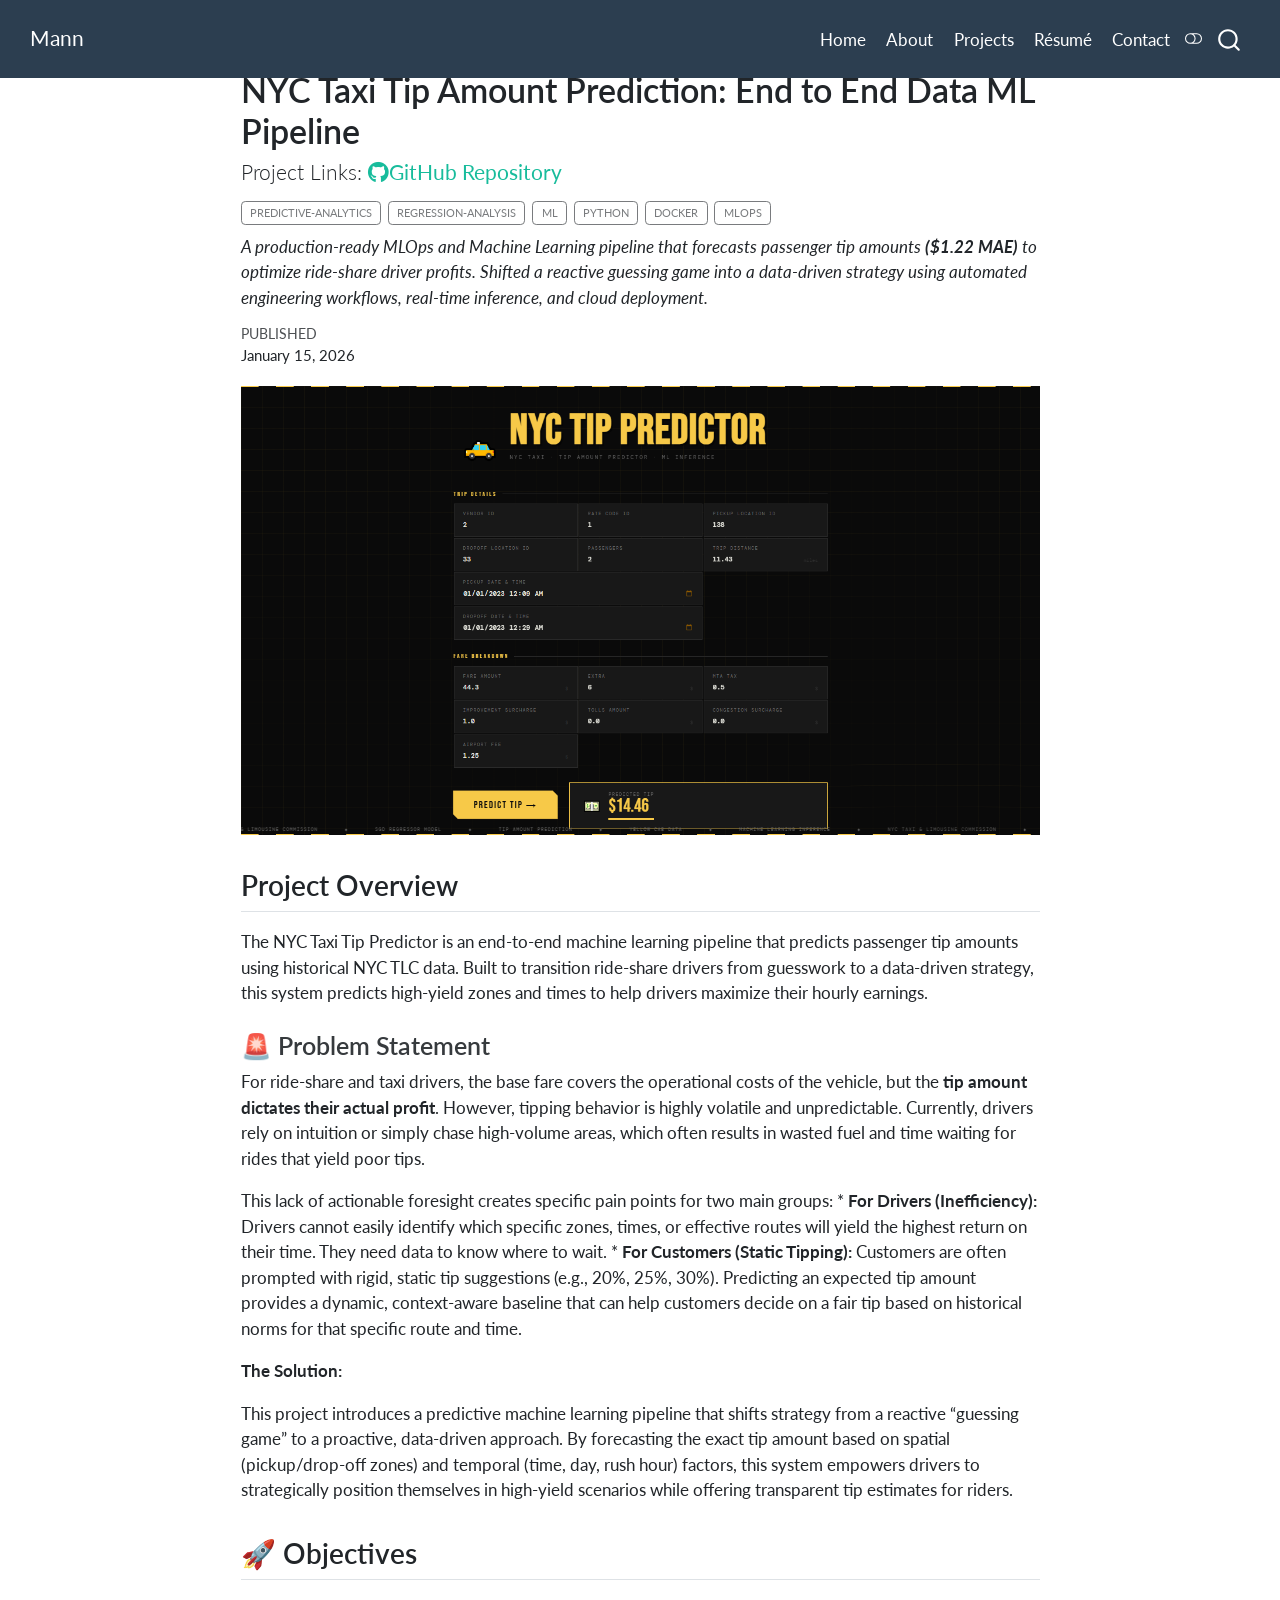
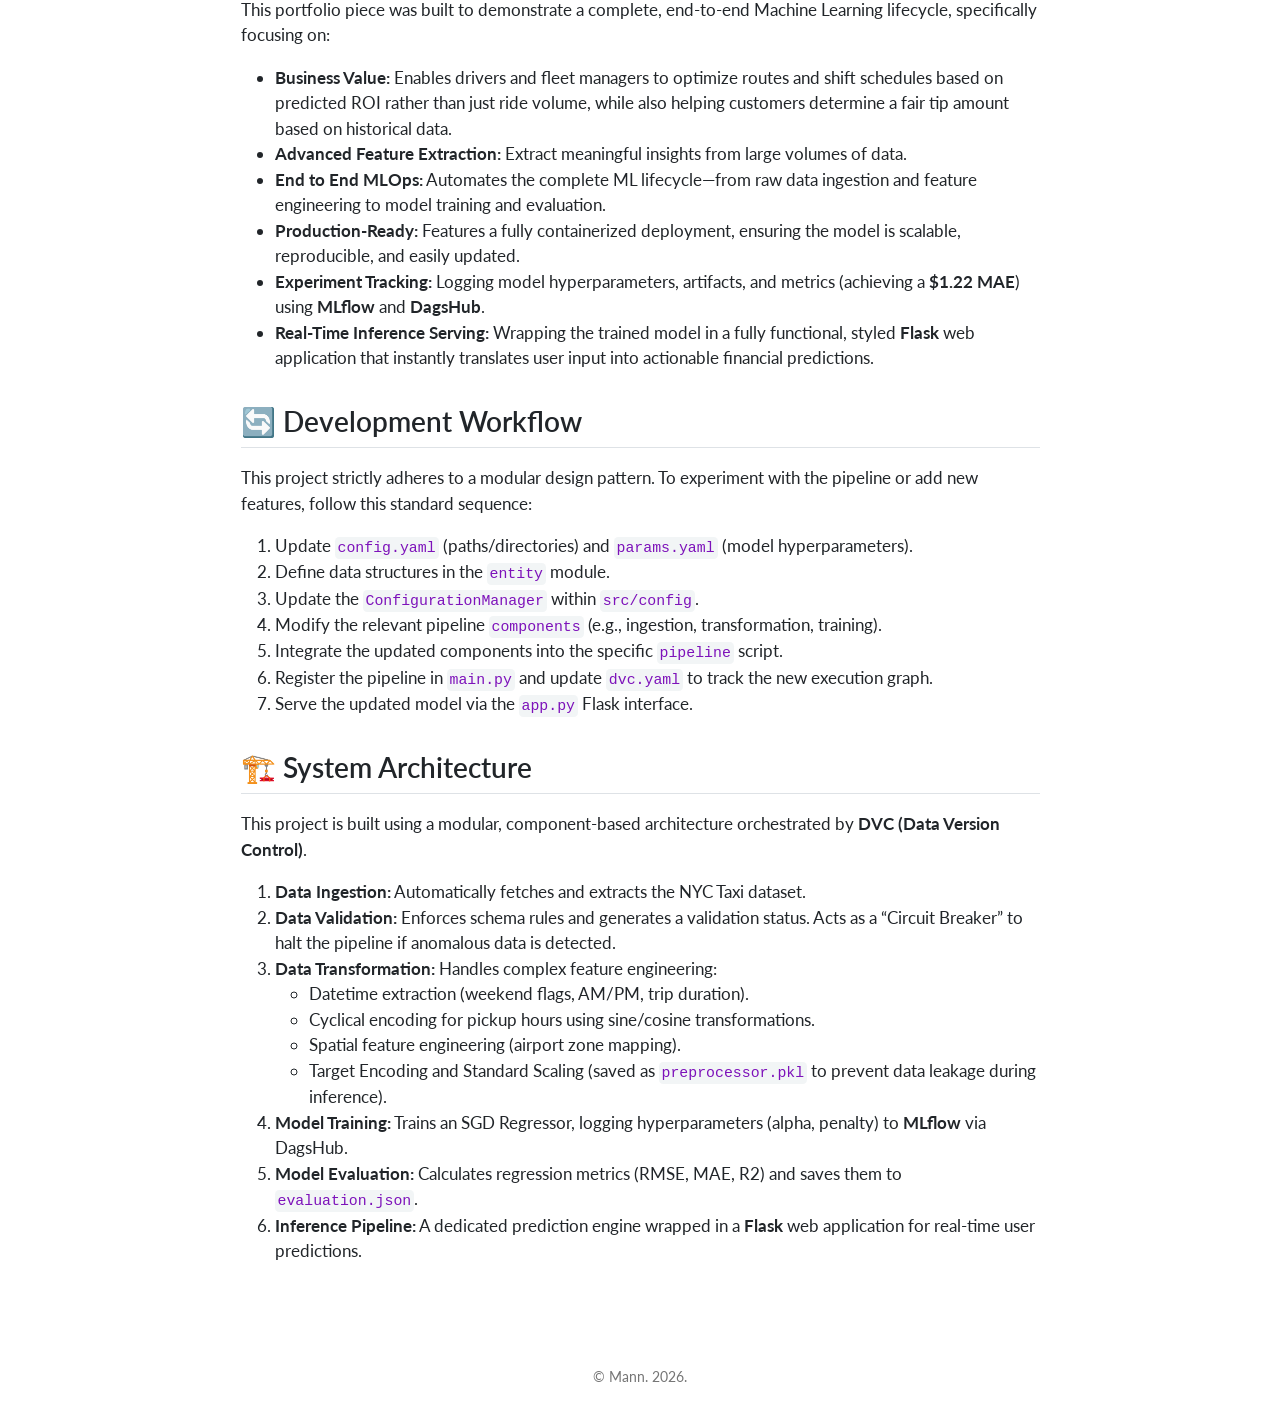
<file: docs/projects/nyc_tip_prediction/index.html>
<!DOCTYPE html>
<html xmlns="http://www.w3.org/1999/xhtml" lang="en" xml:lang="en"><head>

<meta charset="utf-8">
<meta name="generator" content="quarto-1.10.19">

<meta name="viewport" content="width=device-width, initial-scale=1.0, user-scalable=yes">

<meta name="dcterms.date" content="2026-01-15">
<meta name="description" content="A production-ready MLOps and Machine Learning pipeline that forecasts passenger tip amounts ($1.22 MAE) to optimize ride-share driver profits. Shifted a reactive guessing game into a data-driven strategy using automated engineering workflows, real-time inference, and cloud deployment.">

<title>NYC Taxi Tip Amount Prediction: End to End Data ML Pipeline – Mann</title>
<style>
/* Default styles provided by pandoc.
** See https://pandoc.org/MANUAL.html#variables-for-html for config info.
*/
span.smallcaps{font-variant: small-caps;}
div.columns{display: flex; gap: 1.5em;}
div.column{flex: auto;}
@media screen {
div.columns{gap: min(4vw, 1.5em);}
div.column{overflow-x: auto;}
}
div.hanging-indent{margin-left: 1.5em; text-indent: -1.5em;}
ul.task-list{list-style: none;}
ul.task-list li input[type="checkbox"] {
  width: 0.8em;
  margin: 0 0.8em 0.2em -1em; /* quarto-specific, see https://github.com/quarto-dev/quarto-cli/issues/4556 */ 
  vertical-align: middle;
}
</style>


<script src="../../site_libs/quarto-nav/quarto-nav.js"></script>
<script src="../../site_libs/quarto-nav/headroom.min.js"></script>
<script src="../../site_libs/clipboard/clipboard.min.js"></script>
<script src="../../site_libs/quarto-search/autocomplete.umd.js"></script>
<script src="../../site_libs/quarto-search/fuse.min.js"></script>
<script src="../../site_libs/quarto-search/quarto-search.js"></script>
<meta name="quarto:offset" content="../../">
<link href="../../assets/fv.png" rel="icon" type="image/png">
<script src="../../site_libs/quarto-html/quarto.js" type="module"></script>
<script src="../../site_libs/quarto-html/tabsets/tabsets.js" type="module"></script>
<script src="../../site_libs/quarto-html/popper.min.js"></script>
<script src="../../site_libs/quarto-html/tippy.umd.min.js"></script>
<script src="../../site_libs/quarto-html/anchor.min.js"></script>
<link href="../../site_libs/quarto-html/tippy.css" rel="stylesheet">
<link href="../../site_libs/quarto-html/quarto-syntax-highlighting-bf27225e3a48a9273f3daa8f8e829971.css" rel="stylesheet" class="quarto-color-scheme" id="quarto-text-highlighting-styles">
<link href="../../site_libs/quarto-html/quarto-syntax-highlighting-dark-b626d73c4c936ccc3cb08be7d45d1df6.css" rel="stylesheet" class="quarto-color-scheme quarto-color-alternate" id="quarto-text-highlighting-styles">
<link href="../../site_libs/quarto-html/quarto-syntax-highlighting-bf27225e3a48a9273f3daa8f8e829971.css" rel="stylesheet" class="quarto-color-scheme-extra" id="quarto-text-highlighting-styles">
<script src="../../site_libs/bootstrap/bootstrap.min.js"></script>
<link href="../../site_libs/bootstrap/bootstrap-icons.css" rel="stylesheet">
<link href="../../site_libs/bootstrap/bootstrap-8ae3a70c990e71de7dade3568d33fe11.min.css" rel="stylesheet" append-hash="true" class="quarto-color-scheme" id="quarto-bootstrap" data-mode="light">
<link href="../../site_libs/bootstrap/bootstrap-dark-6312e3f7049ebb731f70e99afd58f776.min.css" rel="stylesheet" append-hash="true" class="quarto-color-scheme quarto-color-alternate" id="quarto-bootstrap" data-mode="dark">
<link href="../../site_libs/bootstrap/bootstrap-8ae3a70c990e71de7dade3568d33fe11.min.css" rel="stylesheet" append-hash="true" class="quarto-color-scheme-extra" id="quarto-bootstrap" data-mode="light">
<link href="../../site_libs/quarto-contrib/fontawesome6-6.7.2/all.min.css" rel="stylesheet">
<link href="../../site_libs/quarto-contrib/fontawesome6-6.7.2/latex-fontsize.css" rel="stylesheet">
<script id="quarto-search-options" type="application/json">{
  "location": "navbar",
  "copy-button": false,
  "collapse-after": 3,
  "panel-placement": "end",
  "type": "overlay",
  "limit": 50,
  "keyboard-shortcut": [
    "f",
    "/",
    "s"
  ],
  "show-item-context": false,
  "language": {
    "search-no-results-text": "No results",
    "search-matching-documents-text": "matching documents",
    "search-copy-link-title": "Copy link to search",
    "search-hide-matches-text": "Hide additional matches",
    "search-more-match-text": "more match in this document",
    "search-more-matches-text": "more matches in this document",
    "search-clear-button-title": "Clear",
    "search-text-placeholder": "",
    "search-detached-cancel-button-title": "Cancel",
    "search-submit-button-title": "Submit",
    "search-label": "Search"
  }
}</script>


</head>

<body class="nav-fixed fullcontent quarto-light"><script id="quarto-html-before-body" type="application/javascript">
    const toggleBodyColorMode = (bsSheetEl) => {
      const mode = bsSheetEl.getAttribute("data-mode");
      const bodyEl = window.document.querySelector("body");
      if (mode === "dark") {
        bodyEl.classList.add("quarto-dark");
        bodyEl.classList.remove("quarto-light");
      } else {
        bodyEl.classList.add("quarto-light");
        bodyEl.classList.remove("quarto-dark");
      }
    }
    const toggleBodyColorPrimary = () => {
      const bsSheetEl = window.document.querySelector("link#quarto-bootstrap:not([rel=disabled-stylesheet])");
      if (bsSheetEl) {
        toggleBodyColorMode(bsSheetEl);
      }
    }
    const setColorSchemeToggle = (alternate) => {
      const toggles = window.document.querySelectorAll('.quarto-color-scheme-toggle');
      for (let i=0; i < toggles.length; i++) {
        const toggle = toggles[i];
        if (toggle) {
          if (alternate) {
            toggle.classList.add("alternate");
          } else {
            toggle.classList.remove("alternate");
          }
        }
      }
    };
    const toggleColorMode = (alternate) => {
      // Switch the stylesheets
      const primaryStylesheets = window.document.querySelectorAll('link.quarto-color-scheme:not(.quarto-color-alternate)');
      const alternateStylesheets = window.document.querySelectorAll('link.quarto-color-scheme.quarto-color-alternate');
      manageTransitions('#quarto-margin-sidebar .nav-link', false);
      if (alternate) {
        // note: dark is layered on light, we don't disable primary!
        enableStylesheet(alternateStylesheets);
        for (const sheetNode of alternateStylesheets) {
          if (sheetNode.id === "quarto-bootstrap") {
            toggleBodyColorMode(sheetNode);
          }
        }
      } else {
        disableStylesheet(alternateStylesheets);
        enableStylesheet(primaryStylesheets)
        toggleBodyColorPrimary();
      }
      manageTransitions('#quarto-margin-sidebar .nav-link', true);
      // Switch the toggles
      setColorSchemeToggle(alternate)
      // Hack to workaround the fact that safari doesn't
      // properly recolor the scrollbar when toggling (#1455)
      if (navigator.userAgent.indexOf('Safari') > 0 && navigator.userAgent.indexOf('Chrome') == -1) {
        manageTransitions("body", false);
        window.scrollTo(0, 1);
        setTimeout(() => {
          window.scrollTo(0, 0);
          manageTransitions("body", true);
        }, 40);
      }
    }
    const disableStylesheet = (stylesheets) => {
      for (let i=0; i < stylesheets.length; i++) {
        const stylesheet = stylesheets[i];
        stylesheet.rel = 'disabled-stylesheet';
      }
    }
    const enableStylesheet = (stylesheets) => {
      for (let i=0; i < stylesheets.length; i++) {
        const stylesheet = stylesheets[i];
        if(stylesheet.rel !== 'stylesheet') { // for Chrome, which will still FOUC without this check
          stylesheet.rel = 'stylesheet';
        }
      }
    }
    const manageTransitions = (selector, allowTransitions) => {
      const els = window.document.querySelectorAll(selector);
      for (let i=0; i < els.length; i++) {
        const el = els[i];
        if (allowTransitions) {
          el.classList.remove('notransition');
        } else {
          el.classList.add('notransition');
        }
      }
    }
    const isFileUrl = () => {
      return window.location.protocol === 'file:';
    }
    const hasAlternateSentinel = () => {
      let styleSentinel = getColorSchemeSentinel();
      if (styleSentinel !== null) {
        return styleSentinel === "alternate";
      } else {
        return false;
      }
    }
    const setStyleSentinel = (alternate) => {
      const value = alternate ? "alternate" : "default";
      if (!isFileUrl()) {
        window.localStorage.setItem("quarto-color-scheme", value);
      } else {
        localAlternateSentinel = value;
      }
    }
    const getColorSchemeSentinel = () => {
      if (!isFileUrl()) {
        const storageValue = window.localStorage.getItem("quarto-color-scheme");
        return storageValue != null ? storageValue : localAlternateSentinel;
      } else {
        return localAlternateSentinel;
      }
    }
    const toggleGiscusIfUsed = (isAlternate, darkModeDefault) => {
      const baseTheme = document.querySelector('#giscus-base-theme')?.value ?? 'light';
      const alternateTheme = document.querySelector('#giscus-alt-theme')?.value ?? 'dark';
      let newTheme = '';
      if(authorPrefersDark) {
        newTheme = isAlternate ? baseTheme : alternateTheme;
      } else {
        newTheme = isAlternate ? alternateTheme : baseTheme;
      }
      const changeGiscusTheme = () => {
        // From: https://github.com/giscus/giscus/issues/336
        const sendMessage = (message) => {
          const iframe = document.querySelector('iframe.giscus-frame');
          if (!iframe) return;
          iframe.contentWindow.postMessage({ giscus: message }, 'https://giscus.app');
        }
        sendMessage({
          setConfig: {
            theme: newTheme
          }
        });
      }
      const isGiscussLoaded = window.document.querySelector('iframe.giscus-frame') !== null;
      if (isGiscussLoaded) {
        changeGiscusTheme();
      }
    };
    const authorPrefersDark = false;
    const darkModeDefault = authorPrefersDark;
      document.querySelector('link#quarto-text-highlighting-styles.quarto-color-scheme-extra').rel = 'disabled-stylesheet';
      document.querySelector('link#quarto-bootstrap.quarto-color-scheme-extra').rel = 'disabled-stylesheet';
    let localAlternateSentinel = darkModeDefault ? 'alternate' : 'default';
    // Dark / light mode switch
    window.quartoToggleColorScheme = () => {
      // Read the current dark / light value
      let toAlternate = !hasAlternateSentinel();
      toggleColorMode(toAlternate);
      setStyleSentinel(toAlternate);
      toggleGiscusIfUsed(toAlternate, darkModeDefault);
      window.dispatchEvent(new Event('resize'));
    };
    // Switch to dark mode if need be
    if (hasAlternateSentinel()) {
      toggleColorMode(true);
    } else {
      toggleColorMode(false);
    }
  </script>

<div id="quarto-search-results"></div>
  <header id="quarto-header" class="headroom fixed-top">
    <nav class="navbar navbar-expand-lg " data-bs-theme="dark">
      <div class="navbar-container container-fluid">
      <div class="navbar-brand-container mx-auto">
    <a class="navbar-brand" href="../../index.html">
    <span class="navbar-title">Mann</span>
    </a>
  </div>
            <div id="quarto-search" class="" title="Search"></div>
          <button class="navbar-toggler" type="button" data-bs-toggle="collapse" data-bs-target="#navbarCollapse" aria-controls="navbarCollapse" role="menu" aria-expanded="false" aria-label="Toggle navigation" onclick="if (window.quartoToggleHeadroom) { window.quartoToggleHeadroom(); }">
  <span class="navbar-toggler-icon"></span>
</button>
          <div class="collapse navbar-collapse" id="navbarCollapse">
            <ul class="navbar-nav navbar-nav-scroll ms-auto">
  <li class="nav-item">
    <a class="nav-link" href="../../index.html"> 
<span class="menu-text">Home</span></a>
  </li>  
  <li class="nav-item">
    <a class="nav-link" href="../../pages/about.html"> 
<span class="menu-text">About</span></a>
  </li>  
  <li class="nav-item">
    <a class="nav-link" href="../../projects.html"> 
<span class="menu-text">Projects</span></a>
  </li>  
  <li class="nav-item">
    <a class="nav-link" href="../../pages/cv.html"> 
<span class="menu-text">Résumé</span></a>
  </li>  
  <li class="nav-item">
    <a class="nav-link" href="../../pages/contact.html"> 
<span class="menu-text">Contact</span></a>
  </li>  
</ul>
          </div> <!-- /navcollapse -->
            <div class="quarto-navbar-tools">
  <a href="" class="quarto-color-scheme-toggle quarto-navigation-tool  px-1" onclick="window.quartoToggleColorScheme(); return false;" title="Toggle dark mode"><i class="bi"></i></a>
</div>
      </div> <!-- /container-fluid -->
    </nav>
</header>
<!-- content -->
<div id="quarto-content" class="quarto-container page-columns page-rows-contents page-layout-article page-navbar">
<!-- sidebar -->
<!-- margin-sidebar -->
    
<!-- main -->
<main class="content" id="quarto-document-content">


<header id="title-block-header" class="quarto-title-block default">
<div class="quarto-title">
<h1 class="title">NYC Taxi Tip Amount Prediction: End to End Data ML Pipeline</h1>
<p class="subtitle lead">Project Links: <a href="https://github.com/mann-lean/data-science-project/tree/main/nycTaxiProject"><i class="fa-brands fa-github" aria-label="github"></i>GitHub Repository</a></p>
  <div class="quarto-categories">
    <div class="quarto-category">Predictive-analytics</div>
    <div class="quarto-category">Regression-analysis</div>
    <div class="quarto-category">ML</div>
    <div class="quarto-category">Python</div>
    <div class="quarto-category">Docker</div>
    <div class="quarto-category">MLOps</div>
  </div>
  </div>

<div>
  <div class="description">
    A production-ready MLOps and Machine Learning pipeline that forecasts passenger tip amounts <strong>($1.22 MAE)</strong> to optimize ride-share driver profits. Shifted a reactive guessing game into a data-driven strategy using automated engineering workflows, real-time inference, and cloud deployment.
  </div>
</div>


<div class="quarto-title-meta">

    
    <div>
    <div class="quarto-title-meta-heading">Published</div>
    <div class="quarto-title-meta-contents">
      <p class="date">January 15, 2026</p>
    </div>
  </div>
  
    
  </div>
  


</header>


<p><img src="ntp.png" class="img-fluid"></p>
<section id="project-overview" class="level2">
<h2 class="anchored" data-anchor-id="project-overview">Project Overview</h2>
<p>The NYC Taxi Tip Predictor is an end-to-end machine learning pipeline that predicts passenger tip amounts using historical NYC TLC data. Built to transition ride-share drivers from guesswork to a data-driven strategy, this system predicts high-yield zones and times to help drivers maximize their hourly earnings.</p>
<section id="problem-statement" class="level3">
<h3 class="anchored" data-anchor-id="problem-statement">🚨 Problem Statement</h3>
<p>For ride-share and taxi drivers, the base fare covers the operational costs of the vehicle, but the <strong>tip amount dictates their actual profit</strong>. However, tipping behavior is highly volatile and unpredictable. Currently, drivers rely on intuition or simply chase high-volume areas, which often results in wasted fuel and time waiting for rides that yield poor tips.</p>
<p>This lack of actionable foresight creates specific pain points for two main groups: * <strong>For Drivers (Inefficiency):</strong> Drivers cannot easily identify which specific zones, times, or effective routes will yield the highest return on their time. They need data to know where to wait. * <strong>For Customers (Static Tipping):</strong> Customers are often prompted with rigid, static tip suggestions (e.g., 20%, 25%, 30%). Predicting an expected tip amount provides a dynamic, context-aware baseline that can help customers decide on a fair tip based on historical norms for that specific route and time.</p>
<p><strong>The Solution:</strong></p>
<p>This project introduces a predictive machine learning pipeline that shifts strategy from a reactive “guessing game” to a proactive, data-driven approach. By forecasting the exact tip amount based on spatial (pickup/drop-off zones) and temporal (time, day, rush hour) factors, this system empowers drivers to strategically position themselves in high-yield scenarios while offering transparent tip estimates for riders.</p>
</section>
</section>
<section id="objectives" class="level2">
<h2 class="anchored" data-anchor-id="objectives">🚀 Objectives</h2>
<p>This portfolio piece was built to demonstrate a complete, end-to-end Machine Learning lifecycle, specifically focusing on:</p>
<ul>
<li><strong>Business Value:</strong> Enables drivers and fleet managers to optimize routes and shift schedules based on predicted ROI rather than just ride volume, while also helping customers determine a fair tip amount based on historical data.</li>
<li><strong>Advanced Feature Extraction:</strong> Extract meaningful insights from large volumes of data.<br>
</li>
<li><strong>End to End MLOps:</strong> Automates the complete ML lifecycle—from raw data ingestion and feature engineering to model training and evaluation.</li>
<li><strong>Production-Ready:</strong> Features a fully containerized deployment, ensuring the model is scalable, reproducible, and easily updated.</li>
<li><strong>Experiment Tracking:</strong> Logging model hyperparameters, artifacts, and metrics (achieving a <strong>$1.22 MAE</strong>) using <strong>MLflow</strong> and <strong>DagsHub</strong>.</li>
<li><strong>Real-Time Inference Serving:</strong> Wrapping the trained model in a fully functional, styled <strong>Flask</strong> web application that instantly translates user input into actionable financial predictions.</li>
</ul>
</section>
<section id="development-workflow" class="level2">
<h2 class="anchored" data-anchor-id="development-workflow">🔄 Development Workflow</h2>
<p>This project strictly adheres to a modular design pattern. To experiment with the pipeline or add new features, follow this standard sequence:</p>
<ol type="1">
<li>Update <code>config.yaml</code> (paths/directories) and <code>params.yaml</code> (model hyperparameters).</li>
<li>Define data structures in the <code>entity</code> module.</li>
<li>Update the <code>ConfigurationManager</code> within <code>src/config</code>.</li>
<li>Modify the relevant pipeline <code>components</code> (e.g., ingestion, transformation, training).</li>
<li>Integrate the updated components into the specific <code>pipeline</code> script.</li>
<li>Register the pipeline in <code>main.py</code> and update <code>dvc.yaml</code> to track the new execution graph.</li>
<li>Serve the updated model via the <code>app.py</code> Flask interface.</li>
</ol>
</section>
<section id="system-architecture" class="level2">
<h2 class="anchored" data-anchor-id="system-architecture">🏗️ System Architecture</h2>
<p>This project is built using a modular, component-based architecture orchestrated by <strong>DVC (Data Version Control)</strong>.</p>
<ol type="1">
<li><strong>Data Ingestion:</strong> Automatically fetches and extracts the NYC Taxi dataset.</li>
<li><strong>Data Validation:</strong> Enforces schema rules and generates a validation status. Acts as a “Circuit Breaker” to halt the pipeline if anomalous data is detected.</li>
<li><strong>Data Transformation:</strong> Handles complex feature engineering:
<ul>
<li>Datetime extraction (weekend flags, AM/PM, trip duration).</li>
<li>Cyclical encoding for pickup hours using sine/cosine transformations.</li>
<li>Spatial feature engineering (airport zone mapping).</li>
<li>Target Encoding and Standard Scaling (saved as <code>preprocessor.pkl</code> to prevent data leakage during inference).</li>
</ul></li>
<li><strong>Model Training:</strong> Trains an SGD Regressor, logging hyperparameters (alpha, penalty) to <strong>MLflow</strong> via DagsHub.</li>
<li><strong>Model Evaluation:</strong> Calculates regression metrics (RMSE, MAE, R2) and saves them to <code>evaluation.json</code>.</li>
<li><strong>Inference Pipeline:</strong> A dedicated prediction engine wrapped in a <strong>Flask</strong> web application for real-time user predictions.</li>
</ol>


</section>

</main> <!-- /main -->
<script id="quarto-html-after-body" type="application/javascript">
  window.document.addEventListener("DOMContentLoaded", function (event) {
    // Ensure there is a toggle, if there isn't float one in the top right
    if (window.document.querySelector('.quarto-color-scheme-toggle') === null) {
      const a = window.document.createElement('a');
      a.classList.add('top-right');
      a.classList.add('quarto-color-scheme-toggle');
      a.href = "";
      a.onclick = function() { try { window.quartoToggleColorScheme(); } catch {} return false; };
      const i = window.document.createElement("i");
      i.classList.add('bi');
      a.appendChild(i);
      window.document.body.appendChild(a);
    }
    setColorSchemeToggle(hasAlternateSentinel())
    const icon = "";
    const anchorJS = new window.AnchorJS();
    anchorJS.options = {
      placement: 'right',
      icon: icon
    };
    anchorJS.add('.anchored');
    const isCodeAnnotation = (el) => {
      for (const clz of el.classList) {
        if (clz.startsWith('code-annotation-')) {                     
          return true;
        }
      }
      return false;
    }
    const onCopySuccess = function(e) {
      // button target
      const button = e.trigger;
      // don't keep focus
      button.blur();
      // flash "checked"
      button.classList.add('code-copy-button-checked');
      var currentTitle = button.getAttribute("title");
      button.setAttribute("title", "Copied!");
      let tooltip;
      if (window.bootstrap) {
        button.setAttribute("data-bs-toggle", "tooltip");
        button.setAttribute("data-bs-placement", "left");
        button.setAttribute("data-bs-title", "Copied!");
        tooltip = new bootstrap.Tooltip(button, 
          { trigger: "manual", 
            customClass: "code-copy-button-tooltip",
            offset: [0, -8]});
        tooltip.show();    
      }
      setTimeout(function() {
        if (tooltip) {
          tooltip.hide();
          button.removeAttribute("data-bs-title");
          button.removeAttribute("data-bs-toggle");
          button.removeAttribute("data-bs-placement");
        }
        button.setAttribute("title", currentTitle);
        button.classList.remove('code-copy-button-checked');
      }, 1000);
      // clear code selection
      e.clearSelection();
    }
    const getTextToCopy = function(trigger) {
      const outerScaffold = trigger.parentElement.cloneNode(true);
      const codeEl = outerScaffold.querySelector('code');
      for (const childEl of codeEl.children) {
        if (isCodeAnnotation(childEl)) {
          childEl.remove();
        }
      }
      return codeEl.innerText;
    }
    const clipboard = new window.ClipboardJS('.code-copy-button:not([data-in-quarto-modal])', {
      text: getTextToCopy
    });
    clipboard.on('success', onCopySuccess);
    if (window.document.getElementById('quarto-embedded-source-code-modal')) {
      const clipboardModal = new window.ClipboardJS('.code-copy-button[data-in-quarto-modal]', {
        text: getTextToCopy,
        container: window.document.getElementById('quarto-embedded-source-code-modal')
      });
      clipboardModal.on('success', onCopySuccess);
    }
      var localhostRegex = new RegExp(/^(?:http|https):\/\/localhost\:?[0-9]*\//);
      var mailtoRegex = new RegExp(/^mailto:/);
        var filterRegex = new RegExp('/' + window.location.host + '/');
      var isInternal = (href) => {
          return filterRegex.test(href) || localhostRegex.test(href) || mailtoRegex.test(href);
      }
      // Inspect non-navigation links and adorn them if external
     var links = window.document.querySelectorAll('a[href]:not(.nav-link):not(.navbar-brand):not(.toc-action):not(.sidebar-link):not(.sidebar-item-toggle):not(.pagination-link):not(.no-external):not([aria-hidden]):not(.dropdown-item):not(.quarto-navigation-tool):not(.about-link)');
      for (var i=0; i<links.length; i++) {
        const link = links[i];
        if (!isInternal(link.href)) {
          // undo the damage that might have been done by quarto-nav.js in the case of
          // links that we want to consider external
          if (link.dataset.originalHref !== undefined) {
            link.href = link.dataset.originalHref;
          }
        }
      }
    function tippyHover(el, contentFn, onTriggerFn, onUntriggerFn) {
      const config = {
        allowHTML: true,
        maxWidth: 500,
        delay: 100,
        arrow: false,
        appendTo: function(el) {
            return el.parentElement;
        },
        interactive: true,
        interactiveBorder: 10,
        theme: 'quarto',
        placement: 'bottom-start',
      };
      if (contentFn) {
        config.content = contentFn;
      }
      if (onTriggerFn) {
        config.onTrigger = onTriggerFn;
      }
      if (onUntriggerFn) {
        config.onUntrigger = onUntriggerFn;
      }
      window.tippy(el, config); 
    }
    const noterefs = window.document.querySelectorAll('a[role="doc-noteref"]');
    for (var i=0; i<noterefs.length; i++) {
      const ref = noterefs[i];
      tippyHover(ref, function() {
        // use id or data attribute instead here
        let href = ref.getAttribute('data-footnote-href') || ref.getAttribute('href');
        try { href = new URL(href).hash; } catch {}
        const id = href.replace(/^#\/?/, "");
        const note = window.document.getElementById(id);
        if (note) {
          return note.innerHTML;
        } else {
          return "";
        }
      });
    }
    const xrefs = window.document.querySelectorAll('a.quarto-xref');
    const processXRef = (id, note) => {
      // Strip column container classes
      const stripColumnClz = (el) => {
        el.classList.remove("page-full", "page-columns");
        if (el.children) {
          for (const child of el.children) {
            stripColumnClz(child);
          }
        }
      }
      stripColumnClz(note)
      if (id === null || id.startsWith('sec-')) {
        // Special case sections, only their first couple elements
        const container = document.createElement("div");
        if (note.children && note.children.length > 2) {
          container.appendChild(note.children[0].cloneNode(true));
          for (let i = 1; i < note.children.length; i++) {
            const child = note.children[i];
            if (child.tagName === "P" && child.innerText === "") {
              continue;
            } else {
              container.appendChild(child.cloneNode(true));
              break;
            }
          }
          if (window.Quarto?.typesetMath) {
            window.Quarto.typesetMath(container);
          }
          return container.innerHTML
        } else {
          if (window.Quarto?.typesetMath) {
            window.Quarto.typesetMath(note);
          }
          return note.innerHTML;
        }
      } else {
        // Remove any anchor links if they are present
        const anchorLink = note.querySelector('a.anchorjs-link');
        if (anchorLink) {
          anchorLink.remove();
        }
        if (window.Quarto?.typesetMath) {
          window.Quarto.typesetMath(note);
        }
        if (note.classList.contains("callout")) {
          return note.outerHTML;
        } else {
          return note.innerHTML;
        }
      }
    }
    for (var i=0; i<xrefs.length; i++) {
      const xref = xrefs[i];
      tippyHover(xref, undefined, function(instance) {
        instance.disable();
        let url = xref.getAttribute('href');
        let hash = undefined; 
        if (url.startsWith('#')) {
          hash = url;
        } else {
          try { hash = new URL(url).hash; } catch {}
        }
        if (hash) {
          const id = hash.replace(/^#\/?/, "");
          const note = window.document.getElementById(id);
          if (note !== null) {
            try {
              const html = processXRef(id, note.cloneNode(true));
              instance.setContent(html);
            } finally {
              instance.enable();
              instance.show();
            }
          } else {
            // See if we can fetch this
            fetch(url.split('#')[0])
            .then(res => res.text())
            .then(html => {
              const parser = new DOMParser();
              const htmlDoc = parser.parseFromString(html, "text/html");
              const note = htmlDoc.getElementById(id);
              if (note !== null) {
                const html = processXRef(id, note);
                instance.setContent(html);
              } 
            }).finally(() => {
              instance.enable();
              instance.show();
            });
          }
        } else {
          // See if we can fetch a full url (with no hash to target)
          // This is a special case and we should probably do some content thinning / targeting
          fetch(url)
          .then(res => res.text())
          .then(html => {
            const parser = new DOMParser();
            const htmlDoc = parser.parseFromString(html, "text/html");
            const note = htmlDoc.querySelector('main.content');
            if (note !== null) {
              // This should only happen for chapter cross references
              // (since there is no id in the URL)
              // remove the first header
              if (note.children.length > 0 && note.children[0].tagName === "HEADER") {
                note.children[0].remove();
              }
              const html = processXRef(null, note);
              instance.setContent(html);
            } 
          }).finally(() => {
            instance.enable();
            instance.show();
          });
        }
      }, function(instance) {
      });
    }
        let selectedAnnoteEl;
        const selectorForAnnotation = ( cell, annotation) => {
          let cellAttr = 'data-code-cell="' + cell + '"';
          let lineAttr = 'data-code-annotation="' +  annotation + '"';
          const selector = 'span[' + cellAttr + '][' + lineAttr + ']';
          return selector;
        }
        const selectCodeLines = (annoteEl) => {
          const doc = window.document;
          const targetCell = annoteEl.getAttribute("data-target-cell");
          const targetAnnotation = annoteEl.getAttribute("data-target-annotation");
          const annoteSpan = window.document.querySelector(selectorForAnnotation(targetCell, targetAnnotation));
          const lines = annoteSpan.getAttribute("data-code-lines").split(",");
          const lineIds = lines.map((line) => {
            return targetCell + "-" + line;
          })
          let top = null;
          let height = null;
          let parent = null;
          if (lineIds.length > 0) {
              //compute the position of the single el (top and bottom and make a div)
              const el = window.document.getElementById(lineIds[0]);
              top = el.offsetTop;
              height = el.offsetHeight;
              parent = el.parentElement.parentElement;
            if (lineIds.length > 1) {
              const lastEl = window.document.getElementById(lineIds[lineIds.length - 1]);
              const bottom = lastEl.offsetTop + lastEl.offsetHeight;
              height = bottom - top;
            }
            if (top !== null && height !== null && parent !== null) {
              // cook up a div (if necessary) and position it 
              let div = window.document.getElementById("code-annotation-line-highlight");
              if (div === null) {
                div = window.document.createElement("div");
                div.setAttribute("id", "code-annotation-line-highlight");
                div.style.position = 'absolute';
                parent.appendChild(div);
              }
              div.style.top = top - 2 + "px";
              div.style.height = height + 4 + "px";
              div.style.left = 0;
              let gutterDiv = window.document.getElementById("code-annotation-line-highlight-gutter");
              if (gutterDiv === null) {
                gutterDiv = window.document.createElement("div");
                gutterDiv.setAttribute("id", "code-annotation-line-highlight-gutter");
                gutterDiv.style.position = 'absolute';
                const codeCell = window.document.getElementById(targetCell);
                const gutter = codeCell.querySelector('.code-annotation-gutter');
                gutter.appendChild(gutterDiv);
              }
              gutterDiv.style.top = top - 2 + "px";
              gutterDiv.style.height = height + 4 + "px";
            }
            selectedAnnoteEl = annoteEl;
          }
        };
        const unselectCodeLines = () => {
          const elementsIds = ["code-annotation-line-highlight", "code-annotation-line-highlight-gutter"];
          elementsIds.forEach((elId) => {
            const div = window.document.getElementById(elId);
            if (div) {
              div.remove();
            }
          });
          selectedAnnoteEl = undefined;
        };
          // Handle positioning of the toggle
      window.addEventListener(
        "resize",
        throttle(() => {
          elRect = undefined;
          if (selectedAnnoteEl) {
            selectCodeLines(selectedAnnoteEl);
          }
        }, 10)
      );
      function throttle(fn, ms) {
      let throttle = false;
      let timer;
        return (...args) => {
          if(!throttle) { // first call gets through
              fn.apply(this, args);
              throttle = true;
          } else { // all the others get throttled
              if(timer) clearTimeout(timer); // cancel #2
              timer = setTimeout(() => {
                fn.apply(this, args);
                timer = throttle = false;
              }, ms);
          }
        };
      }
        // Attach click handler to the DT
        const annoteDls = window.document.querySelectorAll('dt[data-target-cell]');
        for (const annoteDlNode of annoteDls) {
          annoteDlNode.addEventListener('click', (event) => {
            const clickedEl = event.target;
            if (clickedEl !== selectedAnnoteEl) {
              unselectCodeLines();
              const activeEl = window.document.querySelector('dt[data-target-cell].code-annotation-active');
              if (activeEl) {
                activeEl.classList.remove('code-annotation-active');
              }
              selectCodeLines(clickedEl);
              clickedEl.classList.add('code-annotation-active');
            } else {
              // Unselect the line
              unselectCodeLines();
              clickedEl.classList.remove('code-annotation-active');
            }
          });
        }
    const findCites = (el) => {
      const parentEl = el.parentElement;
      if (parentEl) {
        const cites = parentEl.dataset.cites;
        if (cites) {
          return {
            el,
            cites: cites.split(' ')
          };
        } else {
          return findCites(el.parentElement)
        }
      } else {
        return undefined;
      }
    };
    var bibliorefs = window.document.querySelectorAll('a[role="doc-biblioref"]');
    for (var i=0; i<bibliorefs.length; i++) {
      const ref = bibliorefs[i];
      const citeInfo = findCites(ref);
      if (citeInfo) {
        tippyHover(citeInfo.el, function() {
          var popup = window.document.createElement('div');
          citeInfo.cites.forEach(function(cite) {
            var citeDiv = window.document.createElement('div');
            citeDiv.classList.add('hanging-indent');
            citeDiv.classList.add('csl-entry');
            var biblioDiv = window.document.getElementById('ref-' + cite);
            if (biblioDiv) {
              citeDiv.innerHTML = biblioDiv.innerHTML;
            }
            popup.appendChild(citeDiv);
          });
          return popup.innerHTML;
        });
      }
    }
  });
  </script>
</div> <!-- /content -->
<footer class="footer">
  <div class="nav-footer">
    <div class="nav-footer-left">
      &nbsp;
    </div>   
    <div class="nav-footer-center">
<p>© Mann. 2026.</p>
</div>
    <div class="nav-footer-right">
      &nbsp;
    </div>
  </div>
</footer>




</body></html>
</file>
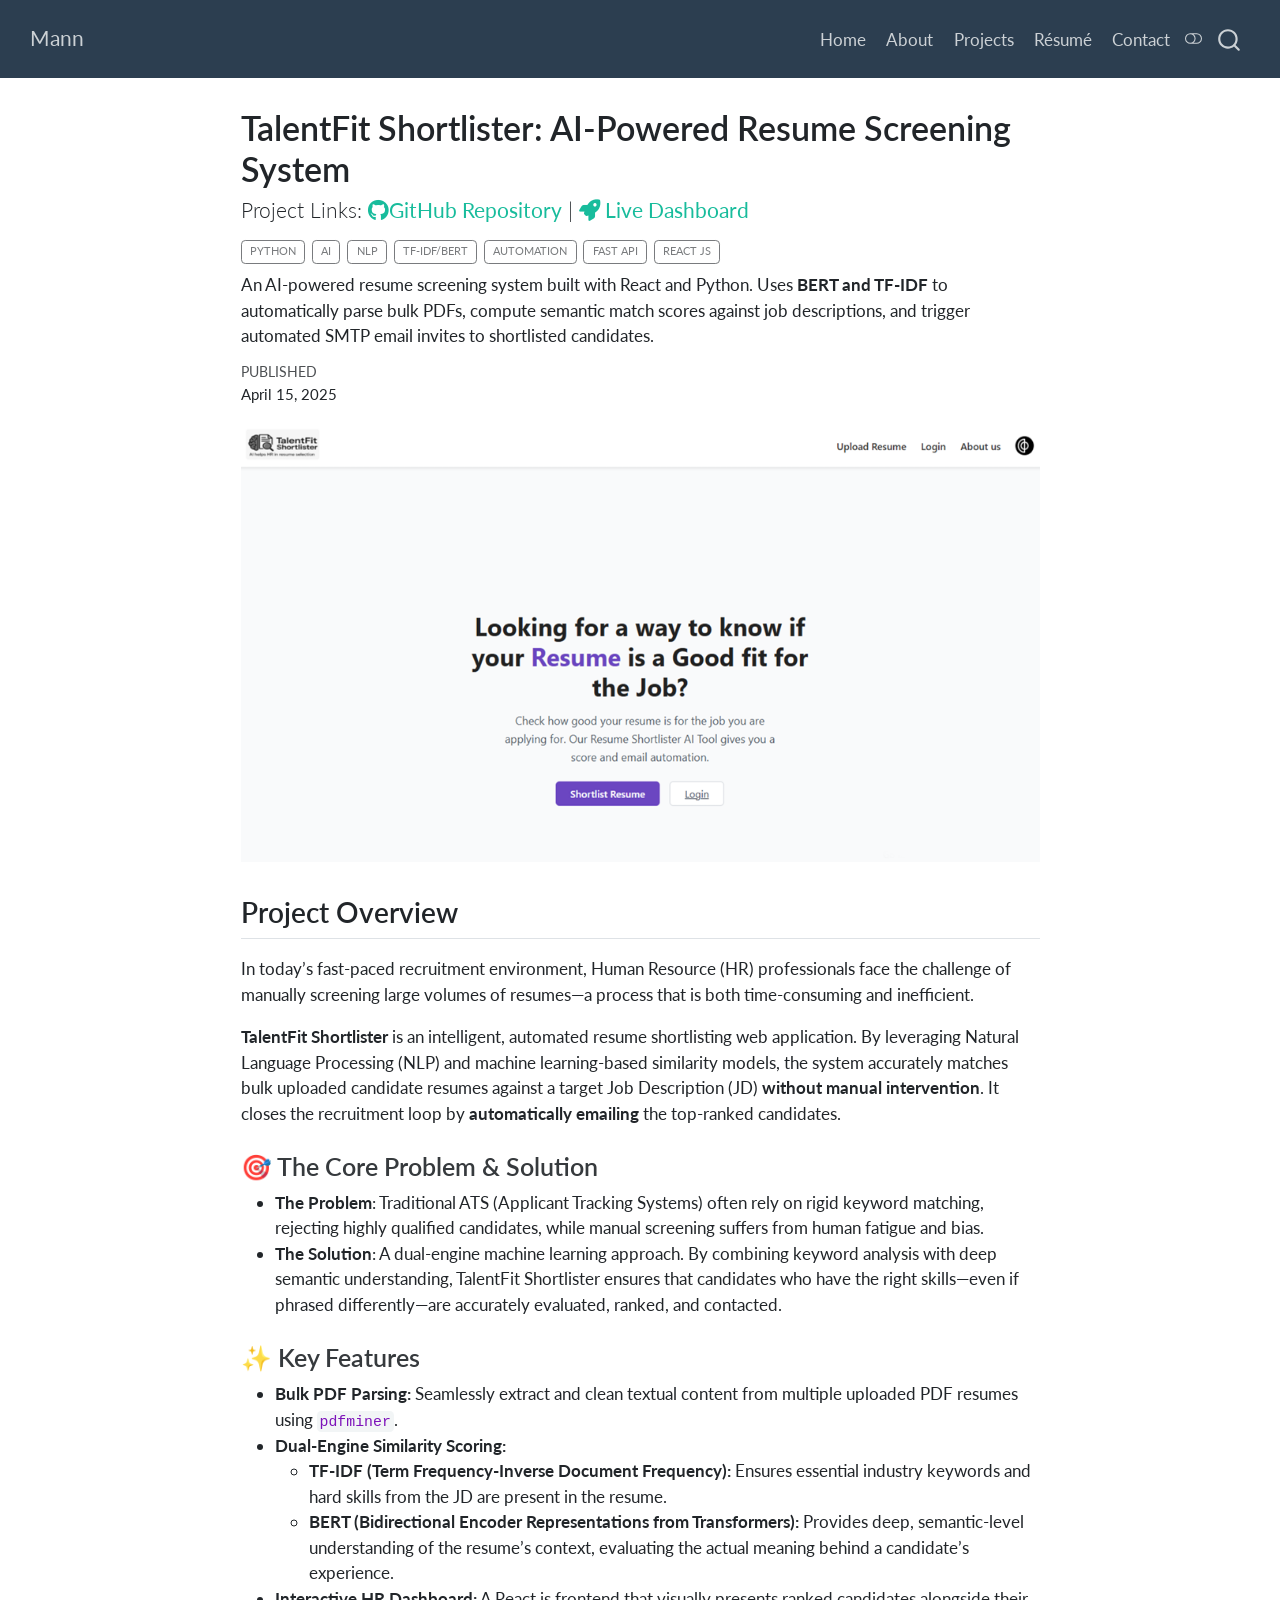
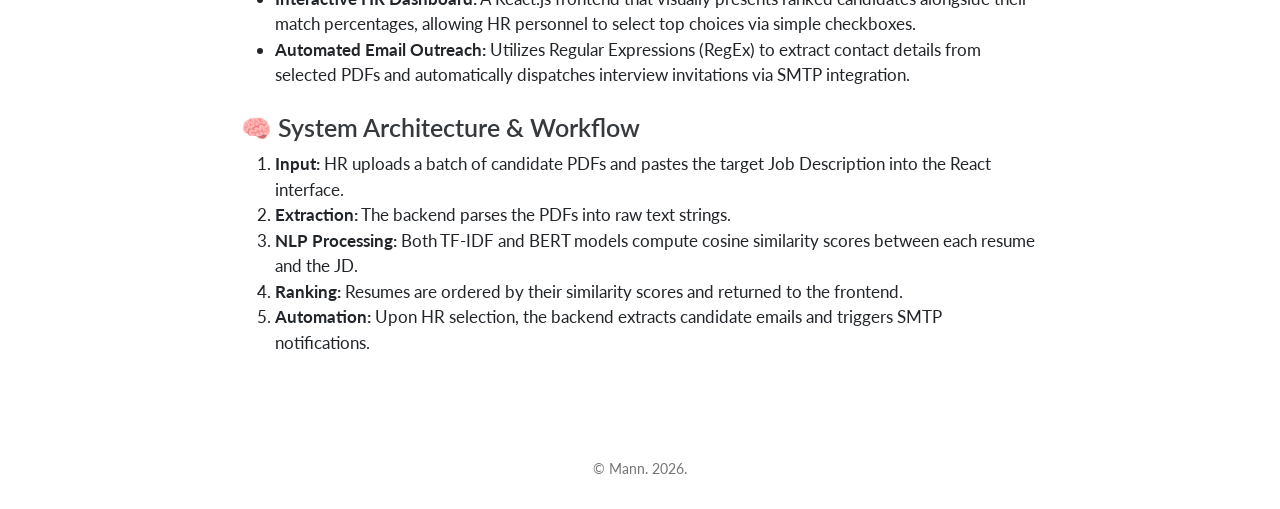
<file: docs/projects/talentFit_Shortlister/index.html>
<!DOCTYPE html>
<html xmlns="http://www.w3.org/1999/xhtml" lang="en" xml:lang="en"><head>

<meta charset="utf-8">
<meta name="generator" content="quarto-1.10.19">

<meta name="viewport" content="width=device-width, initial-scale=1.0, user-scalable=yes">

<meta name="dcterms.date" content="2025-04-15">
<meta name="description" content="An AI-powered resume screening system built with React and Python. Uses BERT and TF-IDF to automatically parse bulk PDFs, compute semantic match scores against job descriptions, and trigger automated SMTP email invites to shortlisted candidates.">

<title>TalentFit Shortlister: AI-Powered Resume Screening System – Mann</title>
<style>
/* Default styles provided by pandoc.
** See https://pandoc.org/MANUAL.html#variables-for-html for config info.
*/
span.smallcaps{font-variant: small-caps;}
div.columns{display: flex; gap: 1.5em;}
div.column{flex: auto;}
@media screen {
div.columns{gap: min(4vw, 1.5em);}
div.column{overflow-x: auto;}
}
div.hanging-indent{margin-left: 1.5em; text-indent: -1.5em;}
ul.task-list{list-style: none;}
ul.task-list li input[type="checkbox"] {
  width: 0.8em;
  margin: 0 0.8em 0.2em -1em; /* quarto-specific, see https://github.com/quarto-dev/quarto-cli/issues/4556 */ 
  vertical-align: middle;
}
</style>


<script src="../../site_libs/quarto-nav/quarto-nav.js"></script>
<script src="../../site_libs/quarto-nav/headroom.min.js"></script>
<script src="../../site_libs/clipboard/clipboard.min.js"></script>
<script src="../../site_libs/quarto-search/autocomplete.umd.js"></script>
<script src="../../site_libs/quarto-search/fuse.min.js"></script>
<script src="../../site_libs/quarto-search/quarto-search.js"></script>
<meta name="quarto:offset" content="../../">
<link href="../../assets/fv.png" rel="icon" type="image/png">
<script src="../../site_libs/quarto-html/quarto.js" type="module"></script>
<script src="../../site_libs/quarto-html/tabsets/tabsets.js" type="module"></script>
<script src="../../site_libs/quarto-html/popper.min.js"></script>
<script src="../../site_libs/quarto-html/tippy.umd.min.js"></script>
<script src="../../site_libs/quarto-html/anchor.min.js"></script>
<link href="../../site_libs/quarto-html/tippy.css" rel="stylesheet">
<link href="../../site_libs/quarto-html/quarto-syntax-highlighting-bf27225e3a48a9273f3daa8f8e829971.css" rel="stylesheet" class="quarto-color-scheme" id="quarto-text-highlighting-styles">
<link href="../../site_libs/quarto-html/quarto-syntax-highlighting-dark-b626d73c4c936ccc3cb08be7d45d1df6.css" rel="stylesheet" class="quarto-color-scheme quarto-color-alternate" id="quarto-text-highlighting-styles">
<link href="../../site_libs/quarto-html/quarto-syntax-highlighting-bf27225e3a48a9273f3daa8f8e829971.css" rel="stylesheet" class="quarto-color-scheme-extra" id="quarto-text-highlighting-styles">
<script src="../../site_libs/bootstrap/bootstrap.min.js"></script>
<link href="../../site_libs/bootstrap/bootstrap-icons.css" rel="stylesheet">
<link href="../../site_libs/bootstrap/bootstrap-92404dd89b1444827012a9e3a58cda88.min.css" rel="stylesheet" append-hash="true" class="quarto-color-scheme" id="quarto-bootstrap" data-mode="light">
<link href="../../site_libs/bootstrap/bootstrap-dark-8b348f4b4b74a528bf910da1e8c5139e.min.css" rel="stylesheet" append-hash="true" class="quarto-color-scheme quarto-color-alternate" id="quarto-bootstrap" data-mode="dark">
<link href="../../site_libs/bootstrap/bootstrap-92404dd89b1444827012a9e3a58cda88.min.css" rel="stylesheet" append-hash="true" class="quarto-color-scheme-extra" id="quarto-bootstrap" data-mode="light">
<link href="../../site_libs/quarto-contrib/fontawesome6-6.7.2/all.min.css" rel="stylesheet">
<link href="../../site_libs/quarto-contrib/fontawesome6-6.7.2/latex-fontsize.css" rel="stylesheet">
<script id="quarto-search-options" type="application/json">{
  "location": "navbar",
  "copy-button": false,
  "collapse-after": 3,
  "panel-placement": "end",
  "type": "overlay",
  "limit": 50,
  "keyboard-shortcut": [
    "f",
    "/",
    "s"
  ],
  "show-item-context": false,
  "language": {
    "search-no-results-text": "No results",
    "search-matching-documents-text": "matching documents",
    "search-copy-link-title": "Copy link to search",
    "search-hide-matches-text": "Hide additional matches",
    "search-more-match-text": "more match in this document",
    "search-more-matches-text": "more matches in this document",
    "search-clear-button-title": "Clear",
    "search-text-placeholder": "",
    "search-detached-cancel-button-title": "Cancel",
    "search-submit-button-title": "Submit",
    "search-label": "Search"
  }
}</script>


<link rel="stylesheet" href="../../css/styles.scss">
</head>

<body class="nav-fixed fullcontent quarto-light"><script id="quarto-html-before-body" type="application/javascript">
    const toggleBodyColorMode = (bsSheetEl) => {
      const mode = bsSheetEl.getAttribute("data-mode");
      const bodyEl = window.document.querySelector("body");
      if (mode === "dark") {
        bodyEl.classList.add("quarto-dark");
        bodyEl.classList.remove("quarto-light");
      } else {
        bodyEl.classList.add("quarto-light");
        bodyEl.classList.remove("quarto-dark");
      }
    }
    const toggleBodyColorPrimary = () => {
      const bsSheetEl = window.document.querySelector("link#quarto-bootstrap:not([rel=disabled-stylesheet])");
      if (bsSheetEl) {
        toggleBodyColorMode(bsSheetEl);
      }
    }
    const setColorSchemeToggle = (alternate) => {
      const toggles = window.document.querySelectorAll('.quarto-color-scheme-toggle');
      for (let i=0; i < toggles.length; i++) {
        const toggle = toggles[i];
        if (toggle) {
          if (alternate) {
            toggle.classList.add("alternate");
          } else {
            toggle.classList.remove("alternate");
          }
        }
      }
    };
    const toggleColorMode = (alternate) => {
      // Switch the stylesheets
      const primaryStylesheets = window.document.querySelectorAll('link.quarto-color-scheme:not(.quarto-color-alternate)');
      const alternateStylesheets = window.document.querySelectorAll('link.quarto-color-scheme.quarto-color-alternate');
      manageTransitions('#quarto-margin-sidebar .nav-link', false);
      if (alternate) {
        // note: dark is layered on light, we don't disable primary!
        enableStylesheet(alternateStylesheets);
        for (const sheetNode of alternateStylesheets) {
          if (sheetNode.id === "quarto-bootstrap") {
            toggleBodyColorMode(sheetNode);
          }
        }
      } else {
        disableStylesheet(alternateStylesheets);
        enableStylesheet(primaryStylesheets)
        toggleBodyColorPrimary();
      }
      manageTransitions('#quarto-margin-sidebar .nav-link', true);
      // Switch the toggles
      setColorSchemeToggle(alternate)
      // Hack to workaround the fact that safari doesn't
      // properly recolor the scrollbar when toggling (#1455)
      if (navigator.userAgent.indexOf('Safari') > 0 && navigator.userAgent.indexOf('Chrome') == -1) {
        manageTransitions("body", false);
        window.scrollTo(0, 1);
        setTimeout(() => {
          window.scrollTo(0, 0);
          manageTransitions("body", true);
        }, 40);
      }
    }
    const disableStylesheet = (stylesheets) => {
      for (let i=0; i < stylesheets.length; i++) {
        const stylesheet = stylesheets[i];
        stylesheet.rel = 'disabled-stylesheet';
      }
    }
    const enableStylesheet = (stylesheets) => {
      for (let i=0; i < stylesheets.length; i++) {
        const stylesheet = stylesheets[i];
        if(stylesheet.rel !== 'stylesheet') { // for Chrome, which will still FOUC without this check
          stylesheet.rel = 'stylesheet';
        }
      }
    }
    const manageTransitions = (selector, allowTransitions) => {
      const els = window.document.querySelectorAll(selector);
      for (let i=0; i < els.length; i++) {
        const el = els[i];
        if (allowTransitions) {
          el.classList.remove('notransition');
        } else {
          el.classList.add('notransition');
        }
      }
    }
    const isFileUrl = () => {
      return window.location.protocol === 'file:';
    }
    const hasAlternateSentinel = () => {
      let styleSentinel = getColorSchemeSentinel();
      if (styleSentinel !== null) {
        return styleSentinel === "alternate";
      } else {
        return false;
      }
    }
    const setStyleSentinel = (alternate) => {
      const value = alternate ? "alternate" : "default";
      if (!isFileUrl()) {
        window.localStorage.setItem("quarto-color-scheme", value);
      } else {
        localAlternateSentinel = value;
      }
    }
    const getColorSchemeSentinel = () => {
      if (!isFileUrl()) {
        const storageValue = window.localStorage.getItem("quarto-color-scheme");
        return storageValue != null ? storageValue : localAlternateSentinel;
      } else {
        return localAlternateSentinel;
      }
    }
    const toggleGiscusIfUsed = (isAlternate, darkModeDefault) => {
      const baseTheme = document.querySelector('#giscus-base-theme')?.value ?? 'light';
      const alternateTheme = document.querySelector('#giscus-alt-theme')?.value ?? 'dark';
      let newTheme = '';
      if(authorPrefersDark) {
        newTheme = isAlternate ? baseTheme : alternateTheme;
      } else {
        newTheme = isAlternate ? alternateTheme : baseTheme;
      }
      const changeGiscusTheme = () => {
        // From: https://github.com/giscus/giscus/issues/336
        const sendMessage = (message) => {
          const iframe = document.querySelector('iframe.giscus-frame');
          if (!iframe) return;
          iframe.contentWindow.postMessage({ giscus: message }, 'https://giscus.app');
        }
        sendMessage({
          setConfig: {
            theme: newTheme
          }
        });
      }
      const isGiscussLoaded = window.document.querySelector('iframe.giscus-frame') !== null;
      if (isGiscussLoaded) {
        changeGiscusTheme();
      }
    };
    const authorPrefersDark = false;
    const darkModeDefault = authorPrefersDark;
      document.querySelector('link#quarto-text-highlighting-styles.quarto-color-scheme-extra').rel = 'disabled-stylesheet';
      document.querySelector('link#quarto-bootstrap.quarto-color-scheme-extra').rel = 'disabled-stylesheet';
    let localAlternateSentinel = darkModeDefault ? 'alternate' : 'default';
    // Dark / light mode switch
    window.quartoToggleColorScheme = () => {
      // Read the current dark / light value
      let toAlternate = !hasAlternateSentinel();
      toggleColorMode(toAlternate);
      setStyleSentinel(toAlternate);
      toggleGiscusIfUsed(toAlternate, darkModeDefault);
      window.dispatchEvent(new Event('resize'));
    };
    // Switch to dark mode if need be
    if (hasAlternateSentinel()) {
      toggleColorMode(true);
    } else {
      toggleColorMode(false);
    }
  </script>

<div id="quarto-search-results"></div>
  <header id="quarto-header" class="headroom fixed-top">
    <nav class="navbar navbar-expand-lg " data-bs-theme="dark">
      <div class="navbar-container container-fluid">
      <div class="navbar-brand-container mx-auto">
    <a class="navbar-brand" href="../../index.html">
    <span class="navbar-title">Mann</span>
    </a>
  </div>
            <div id="quarto-search" class="" title="Search"></div>
          <button class="navbar-toggler" type="button" data-bs-toggle="collapse" data-bs-target="#navbarCollapse" aria-controls="navbarCollapse" role="menu" aria-expanded="false" aria-label="Toggle navigation" onclick="if (window.quartoToggleHeadroom) { window.quartoToggleHeadroom(); }">
  <span class="navbar-toggler-icon"></span>
</button>
          <div class="collapse navbar-collapse" id="navbarCollapse">
            <ul class="navbar-nav navbar-nav-scroll ms-auto">
  <li class="nav-item">
    <a class="nav-link" href="../../index.html"> 
<span class="menu-text">Home</span></a>
  </li>  
  <li class="nav-item">
    <a class="nav-link" href="../../pages/about.html"> 
<span class="menu-text">About</span></a>
  </li>  
  <li class="nav-item">
    <a class="nav-link" href="../../projects.html"> 
<span class="menu-text">Projects</span></a>
  </li>  
  <li class="nav-item">
    <a class="nav-link" href="../../pages/cv.html"> 
<span class="menu-text">Résumé</span></a>
  </li>  
  <li class="nav-item">
    <a class="nav-link" href="../../pages/contact.html"> 
<span class="menu-text">Contact</span></a>
  </li>  
</ul>
          </div> <!-- /navcollapse -->
            <div class="quarto-navbar-tools">
  <a href="" class="quarto-color-scheme-toggle quarto-navigation-tool  px-1" onclick="window.quartoToggleColorScheme(); return false;" title="Toggle dark mode"><i class="bi"></i></a>
</div>
      </div> <!-- /container-fluid -->
    </nav>
</header>
<!-- content -->
<div id="quarto-content" class="quarto-container page-columns page-rows-contents page-layout-article page-navbar">
<!-- sidebar -->
<!-- margin-sidebar -->
    
<!-- main -->
<main class="content" id="quarto-document-content">


<header id="title-block-header" class="quarto-title-block default">
<div class="quarto-title">
<h1 class="title">TalentFit Shortlister: AI-Powered Resume Screening System</h1>
<p class="subtitle lead">Project Links: <a href="https://github.com/mann-lean/TalentFit-Shorlister"><i class="fa-brands fa-github" aria-label="github"></i>GitHub Repository</a> | <a href="ts-fontend.vercel.app/"><i class="fa-solid fa-rocket" aria-label="rocket"></i> Live Dashboard</a></p>
  <div class="quarto-categories">
    <div class="quarto-category">Python</div>
    <div class="quarto-category">AI</div>
    <div class="quarto-category">NLP</div>
    <div class="quarto-category">TF-IDF/BERT</div>
    <div class="quarto-category">Automation</div>
    <div class="quarto-category">FAST API</div>
    <div class="quarto-category">React Js</div>
  </div>
  </div>

<div>
  <div class="description">
    An AI-powered resume screening system built with React and Python. Uses <strong>BERT and TF-IDF</strong> to automatically parse bulk PDFs, compute semantic match scores against job descriptions, and trigger automated SMTP email invites to shortlisted candidates.
  </div>
</div>


<div class="quarto-title-meta">

    
    <div>
    <div class="quarto-title-meta-heading">Published</div>
    <div class="quarto-title-meta-contents">
      <p class="date">April 15, 2025</p>
    </div>
  </div>
  
    
  </div>
  


</header>


<p><img src="ts.png" class="img-fluid"></p>
<section id="project-overview" class="level2">
<h2 class="anchored" data-anchor-id="project-overview">Project Overview</h2>
<p>In today’s fast-paced recruitment environment, Human Resource (HR) professionals face the challenge of manually screening large volumes of resumes—a process that is both time-consuming and inefficient.</p>
<p><strong>TalentFit Shortlister</strong> is an intelligent, automated resume shortlisting web application. By leveraging Natural Language Processing (NLP) and machine learning-based similarity models, the system accurately matches bulk uploaded candidate resumes against a target Job Description (JD) <strong>without manual intervention</strong>. It closes the recruitment loop by <strong>automatically emailing</strong> the top-ranked candidates.</p>
<section id="the-core-problem-solution" class="level3">
<h3 class="anchored" data-anchor-id="the-core-problem-solution">🎯 The Core Problem &amp; Solution</h3>
<ul>
<li><strong>The Problem</strong>: Traditional ATS (Applicant Tracking Systems) often rely on rigid keyword matching, rejecting highly qualified candidates, while manual screening suffers from human fatigue and bias.</li>
<li><strong>The Solution</strong>: A dual-engine machine learning approach. By combining keyword analysis with deep semantic understanding, TalentFit Shortlister ensures that candidates who have the right skills—even if phrased differently—are accurately evaluated, ranked, and contacted.</li>
</ul>
</section>
<section id="key-features" class="level3">
<h3 class="anchored" data-anchor-id="key-features">✨ Key Features</h3>
<ul>
<li><strong>Bulk PDF Parsing:</strong> Seamlessly extract and clean textual content from multiple uploaded PDF resumes using <code>pdfminer</code>.</li>
<li><strong>Dual-Engine Similarity Scoring:</strong>
<ul>
<li><strong>TF-IDF (Term Frequency-Inverse Document Frequency):</strong> Ensures essential industry keywords and hard skills from the JD are present in the resume.</li>
<li><strong>BERT (Bidirectional Encoder Representations from Transformers):</strong> Provides deep, semantic-level understanding of the resume’s context, evaluating the actual meaning behind a candidate’s experience.</li>
</ul></li>
<li><strong>Interactive HR Dashboard:</strong> A React.js frontend that visually presents ranked candidates alongside their match percentages, allowing HR personnel to select top choices via simple checkboxes.</li>
<li><strong>Automated Email Outreach:</strong> Utilizes Regular Expressions (RegEx) to extract contact details from selected PDFs and automatically dispatches interview invitations via SMTP integration.</li>
</ul>
</section>
<section id="system-architecture-workflow" class="level3">
<h3 class="anchored" data-anchor-id="system-architecture-workflow">🧠 System Architecture &amp; Workflow</h3>
<ol type="1">
<li><strong>Input:</strong> HR uploads a batch of candidate PDFs and pastes the target Job Description into the React interface.</li>
<li><strong>Extraction:</strong> The backend parses the PDFs into raw text strings.</li>
<li><strong>NLP Processing:</strong> Both TF-IDF and BERT models compute cosine similarity scores between each resume and the JD.</li>
<li><strong>Ranking:</strong> Resumes are ordered by their similarity scores and returned to the frontend.</li>
<li><strong>Automation:</strong> Upon HR selection, the backend extracts candidate emails and triggers SMTP notifications.</li>
</ol>


</section>
</section>

</main> <!-- /main -->
<script id="quarto-html-after-body" type="application/javascript">
  window.document.addEventListener("DOMContentLoaded", function (event) {
    // Ensure there is a toggle, if there isn't float one in the top right
    if (window.document.querySelector('.quarto-color-scheme-toggle') === null) {
      const a = window.document.createElement('a');
      a.classList.add('top-right');
      a.classList.add('quarto-color-scheme-toggle');
      a.href = "";
      a.onclick = function() { try { window.quartoToggleColorScheme(); } catch {} return false; };
      const i = window.document.createElement("i");
      i.classList.add('bi');
      a.appendChild(i);
      window.document.body.appendChild(a);
    }
    setColorSchemeToggle(hasAlternateSentinel())
    const icon = "";
    const anchorJS = new window.AnchorJS();
    anchorJS.options = {
      placement: 'right',
      icon: icon
    };
    anchorJS.add('.anchored');
    const isCodeAnnotation = (el) => {
      for (const clz of el.classList) {
        if (clz.startsWith('code-annotation-')) {                     
          return true;
        }
      }
      return false;
    }
    const onCopySuccess = function(e) {
      // button target
      const button = e.trigger;
      // don't keep focus
      button.blur();
      // flash "checked"
      button.classList.add('code-copy-button-checked');
      var currentTitle = button.getAttribute("title");
      button.setAttribute("title", "Copied!");
      let tooltip;
      if (window.bootstrap) {
        button.setAttribute("data-bs-toggle", "tooltip");
        button.setAttribute("data-bs-placement", "left");
        button.setAttribute("data-bs-title", "Copied!");
        tooltip = new bootstrap.Tooltip(button, 
          { trigger: "manual", 
            customClass: "code-copy-button-tooltip",
            offset: [0, -8]});
        tooltip.show();    
      }
      setTimeout(function() {
        if (tooltip) {
          tooltip.hide();
          button.removeAttribute("data-bs-title");
          button.removeAttribute("data-bs-toggle");
          button.removeAttribute("data-bs-placement");
        }
        button.setAttribute("title", currentTitle);
        button.classList.remove('code-copy-button-checked');
      }, 1000);
      // clear code selection
      e.clearSelection();
    }
    const getTextToCopy = function(trigger) {
      const outerScaffold = trigger.parentElement.cloneNode(true);
      const codeEl = outerScaffold.querySelector('code');
      for (const childEl of codeEl.children) {
        if (isCodeAnnotation(childEl)) {
          childEl.remove();
        }
      }
      return codeEl.innerText;
    }
    const clipboard = new window.ClipboardJS('.code-copy-button:not([data-in-quarto-modal])', {
      text: getTextToCopy
    });
    clipboard.on('success', onCopySuccess);
    if (window.document.getElementById('quarto-embedded-source-code-modal')) {
      const clipboardModal = new window.ClipboardJS('.code-copy-button[data-in-quarto-modal]', {
        text: getTextToCopy,
        container: window.document.getElementById('quarto-embedded-source-code-modal')
      });
      clipboardModal.on('success', onCopySuccess);
    }
      var localhostRegex = new RegExp(/^(?:http|https):\/\/localhost\:?[0-9]*\//);
      var mailtoRegex = new RegExp(/^mailto:/);
        var filterRegex = new RegExp('/' + window.location.host + '/');
      var isInternal = (href) => {
          return filterRegex.test(href) || localhostRegex.test(href) || mailtoRegex.test(href);
      }
      // Inspect non-navigation links and adorn them if external
     var links = window.document.querySelectorAll('a[href]:not(.nav-link):not(.navbar-brand):not(.toc-action):not(.sidebar-link):not(.sidebar-item-toggle):not(.pagination-link):not(.no-external):not([aria-hidden]):not(.dropdown-item):not(.quarto-navigation-tool):not(.about-link)');
      for (var i=0; i<links.length; i++) {
        const link = links[i];
        if (!isInternal(link.href)) {
          // undo the damage that might have been done by quarto-nav.js in the case of
          // links that we want to consider external
          if (link.dataset.originalHref !== undefined) {
            link.href = link.dataset.originalHref;
          }
        }
      }
    function tippyHover(el, contentFn, onTriggerFn, onUntriggerFn) {
      const config = {
        allowHTML: true,
        maxWidth: 500,
        delay: 100,
        arrow: false,
        appendTo: function(el) {
            return el.parentElement;
        },
        interactive: true,
        interactiveBorder: 10,
        theme: 'quarto',
        placement: 'bottom-start',
      };
      if (contentFn) {
        config.content = contentFn;
      }
      if (onTriggerFn) {
        config.onTrigger = onTriggerFn;
      }
      if (onUntriggerFn) {
        config.onUntrigger = onUntriggerFn;
      }
      window.tippy(el, config); 
    }
    const noterefs = window.document.querySelectorAll('a[role="doc-noteref"]');
    for (var i=0; i<noterefs.length; i++) {
      const ref = noterefs[i];
      tippyHover(ref, function() {
        // use id or data attribute instead here
        let href = ref.getAttribute('data-footnote-href') || ref.getAttribute('href');
        try { href = new URL(href).hash; } catch {}
        const id = href.replace(/^#\/?/, "");
        const note = window.document.getElementById(id);
        if (note) {
          return note.innerHTML;
        } else {
          return "";
        }
      });
    }
    const xrefs = window.document.querySelectorAll('a.quarto-xref');
    const processXRef = (id, note) => {
      // Strip column container classes
      const stripColumnClz = (el) => {
        el.classList.remove("page-full", "page-columns");
        if (el.children) {
          for (const child of el.children) {
            stripColumnClz(child);
          }
        }
      }
      stripColumnClz(note)
      if (id === null || id.startsWith('sec-')) {
        // Special case sections, only their first couple elements
        const container = document.createElement("div");
        if (note.children && note.children.length > 2) {
          container.appendChild(note.children[0].cloneNode(true));
          for (let i = 1; i < note.children.length; i++) {
            const child = note.children[i];
            if (child.tagName === "P" && child.innerText === "") {
              continue;
            } else {
              container.appendChild(child.cloneNode(true));
              break;
            }
          }
          if (window.Quarto?.typesetMath) {
            window.Quarto.typesetMath(container);
          }
          return container.innerHTML
        } else {
          if (window.Quarto?.typesetMath) {
            window.Quarto.typesetMath(note);
          }
          return note.innerHTML;
        }
      } else {
        // Remove any anchor links if they are present
        const anchorLink = note.querySelector('a.anchorjs-link');
        if (anchorLink) {
          anchorLink.remove();
        }
        if (window.Quarto?.typesetMath) {
          window.Quarto.typesetMath(note);
        }
        if (note.classList.contains("callout")) {
          return note.outerHTML;
        } else {
          return note.innerHTML;
        }
      }
    }
    for (var i=0; i<xrefs.length; i++) {
      const xref = xrefs[i];
      tippyHover(xref, undefined, function(instance) {
        instance.disable();
        let url = xref.getAttribute('href');
        let hash = undefined; 
        if (url.startsWith('#')) {
          hash = url;
        } else {
          try { hash = new URL(url).hash; } catch {}
        }
        if (hash) {
          const id = hash.replace(/^#\/?/, "");
          const note = window.document.getElementById(id);
          if (note !== null) {
            try {
              const html = processXRef(id, note.cloneNode(true));
              instance.setContent(html);
            } finally {
              instance.enable();
              instance.show();
            }
          } else {
            // See if we can fetch this
            fetch(url.split('#')[0])
            .then(res => res.text())
            .then(html => {
              const parser = new DOMParser();
              const htmlDoc = parser.parseFromString(html, "text/html");
              const note = htmlDoc.getElementById(id);
              if (note !== null) {
                const html = processXRef(id, note);
                instance.setContent(html);
              } 
            }).finally(() => {
              instance.enable();
              instance.show();
            });
          }
        } else {
          // See if we can fetch a full url (with no hash to target)
          // This is a special case and we should probably do some content thinning / targeting
          fetch(url)
          .then(res => res.text())
          .then(html => {
            const parser = new DOMParser();
            const htmlDoc = parser.parseFromString(html, "text/html");
            const note = htmlDoc.querySelector('main.content');
            if (note !== null) {
              // This should only happen for chapter cross references
              // (since there is no id in the URL)
              // remove the first header
              if (note.children.length > 0 && note.children[0].tagName === "HEADER") {
                note.children[0].remove();
              }
              const html = processXRef(null, note);
              instance.setContent(html);
            } 
          }).finally(() => {
            instance.enable();
            instance.show();
          });
        }
      }, function(instance) {
      });
    }
        let selectedAnnoteEl;
        const selectorForAnnotation = ( cell, annotation) => {
          let cellAttr = 'data-code-cell="' + cell + '"';
          let lineAttr = 'data-code-annotation="' +  annotation + '"';
          const selector = 'span[' + cellAttr + '][' + lineAttr + ']';
          return selector;
        }
        const selectCodeLines = (annoteEl) => {
          const doc = window.document;
          const targetCell = annoteEl.getAttribute("data-target-cell");
          const targetAnnotation = annoteEl.getAttribute("data-target-annotation");
          const annoteSpan = window.document.querySelector(selectorForAnnotation(targetCell, targetAnnotation));
          const lines = annoteSpan.getAttribute("data-code-lines").split(",");
          const lineIds = lines.map((line) => {
            return targetCell + "-" + line;
          })
          let top = null;
          let height = null;
          let parent = null;
          if (lineIds.length > 0) {
              //compute the position of the single el (top and bottom and make a div)
              const el = window.document.getElementById(lineIds[0]);
              top = el.offsetTop;
              height = el.offsetHeight;
              parent = el.parentElement.parentElement;
            if (lineIds.length > 1) {
              const lastEl = window.document.getElementById(lineIds[lineIds.length - 1]);
              const bottom = lastEl.offsetTop + lastEl.offsetHeight;
              height = bottom - top;
            }
            if (top !== null && height !== null && parent !== null) {
              // cook up a div (if necessary) and position it 
              let div = window.document.getElementById("code-annotation-line-highlight");
              if (div === null) {
                div = window.document.createElement("div");
                div.setAttribute("id", "code-annotation-line-highlight");
                div.style.position = 'absolute';
                parent.appendChild(div);
              }
              div.style.top = top - 2 + "px";
              div.style.height = height + 4 + "px";
              div.style.left = 0;
              let gutterDiv = window.document.getElementById("code-annotation-line-highlight-gutter");
              if (gutterDiv === null) {
                gutterDiv = window.document.createElement("div");
                gutterDiv.setAttribute("id", "code-annotation-line-highlight-gutter");
                gutterDiv.style.position = 'absolute';
                const codeCell = window.document.getElementById(targetCell);
                const gutter = codeCell.querySelector('.code-annotation-gutter');
                gutter.appendChild(gutterDiv);
              }
              gutterDiv.style.top = top - 2 + "px";
              gutterDiv.style.height = height + 4 + "px";
            }
            selectedAnnoteEl = annoteEl;
          }
        };
        const unselectCodeLines = () => {
          const elementsIds = ["code-annotation-line-highlight", "code-annotation-line-highlight-gutter"];
          elementsIds.forEach((elId) => {
            const div = window.document.getElementById(elId);
            if (div) {
              div.remove();
            }
          });
          selectedAnnoteEl = undefined;
        };
          // Handle positioning of the toggle
      window.addEventListener(
        "resize",
        throttle(() => {
          elRect = undefined;
          if (selectedAnnoteEl) {
            selectCodeLines(selectedAnnoteEl);
          }
        }, 10)
      );
      function throttle(fn, ms) {
      let throttle = false;
      let timer;
        return (...args) => {
          if(!throttle) { // first call gets through
              fn.apply(this, args);
              throttle = true;
          } else { // all the others get throttled
              if(timer) clearTimeout(timer); // cancel #2
              timer = setTimeout(() => {
                fn.apply(this, args);
                timer = throttle = false;
              }, ms);
          }
        };
      }
        // Attach click handler to the DT
        const annoteDls = window.document.querySelectorAll('dt[data-target-cell]');
        for (const annoteDlNode of annoteDls) {
          annoteDlNode.addEventListener('click', (event) => {
            const clickedEl = event.target;
            if (clickedEl !== selectedAnnoteEl) {
              unselectCodeLines();
              const activeEl = window.document.querySelector('dt[data-target-cell].code-annotation-active');
              if (activeEl) {
                activeEl.classList.remove('code-annotation-active');
              }
              selectCodeLines(clickedEl);
              clickedEl.classList.add('code-annotation-active');
            } else {
              // Unselect the line
              unselectCodeLines();
              clickedEl.classList.remove('code-annotation-active');
            }
          });
        }
    const findCites = (el) => {
      const parentEl = el.parentElement;
      if (parentEl) {
        const cites = parentEl.dataset.cites;
        if (cites) {
          return {
            el,
            cites: cites.split(' ')
          };
        } else {
          return findCites(el.parentElement)
        }
      } else {
        return undefined;
      }
    };
    var bibliorefs = window.document.querySelectorAll('a[role="doc-biblioref"]');
    for (var i=0; i<bibliorefs.length; i++) {
      const ref = bibliorefs[i];
      const citeInfo = findCites(ref);
      if (citeInfo) {
        tippyHover(citeInfo.el, function() {
          var popup = window.document.createElement('div');
          citeInfo.cites.forEach(function(cite) {
            var citeDiv = window.document.createElement('div');
            citeDiv.classList.add('hanging-indent');
            citeDiv.classList.add('csl-entry');
            var biblioDiv = window.document.getElementById('ref-' + cite);
            if (biblioDiv) {
              citeDiv.innerHTML = biblioDiv.innerHTML;
            }
            popup.appendChild(citeDiv);
          });
          return popup.innerHTML;
        });
      }
    }
  });
  </script>
</div> <!-- /content -->
<footer class="footer">
  <div class="nav-footer">
    <div class="nav-footer-left">
      &nbsp;
    </div>   
    <div class="nav-footer-center">
<p>© Mann. 2026.</p>
</div>
    <div class="nav-footer-right">
      &nbsp;
    </div>
  </div>
</footer>




</body></html>
</file>
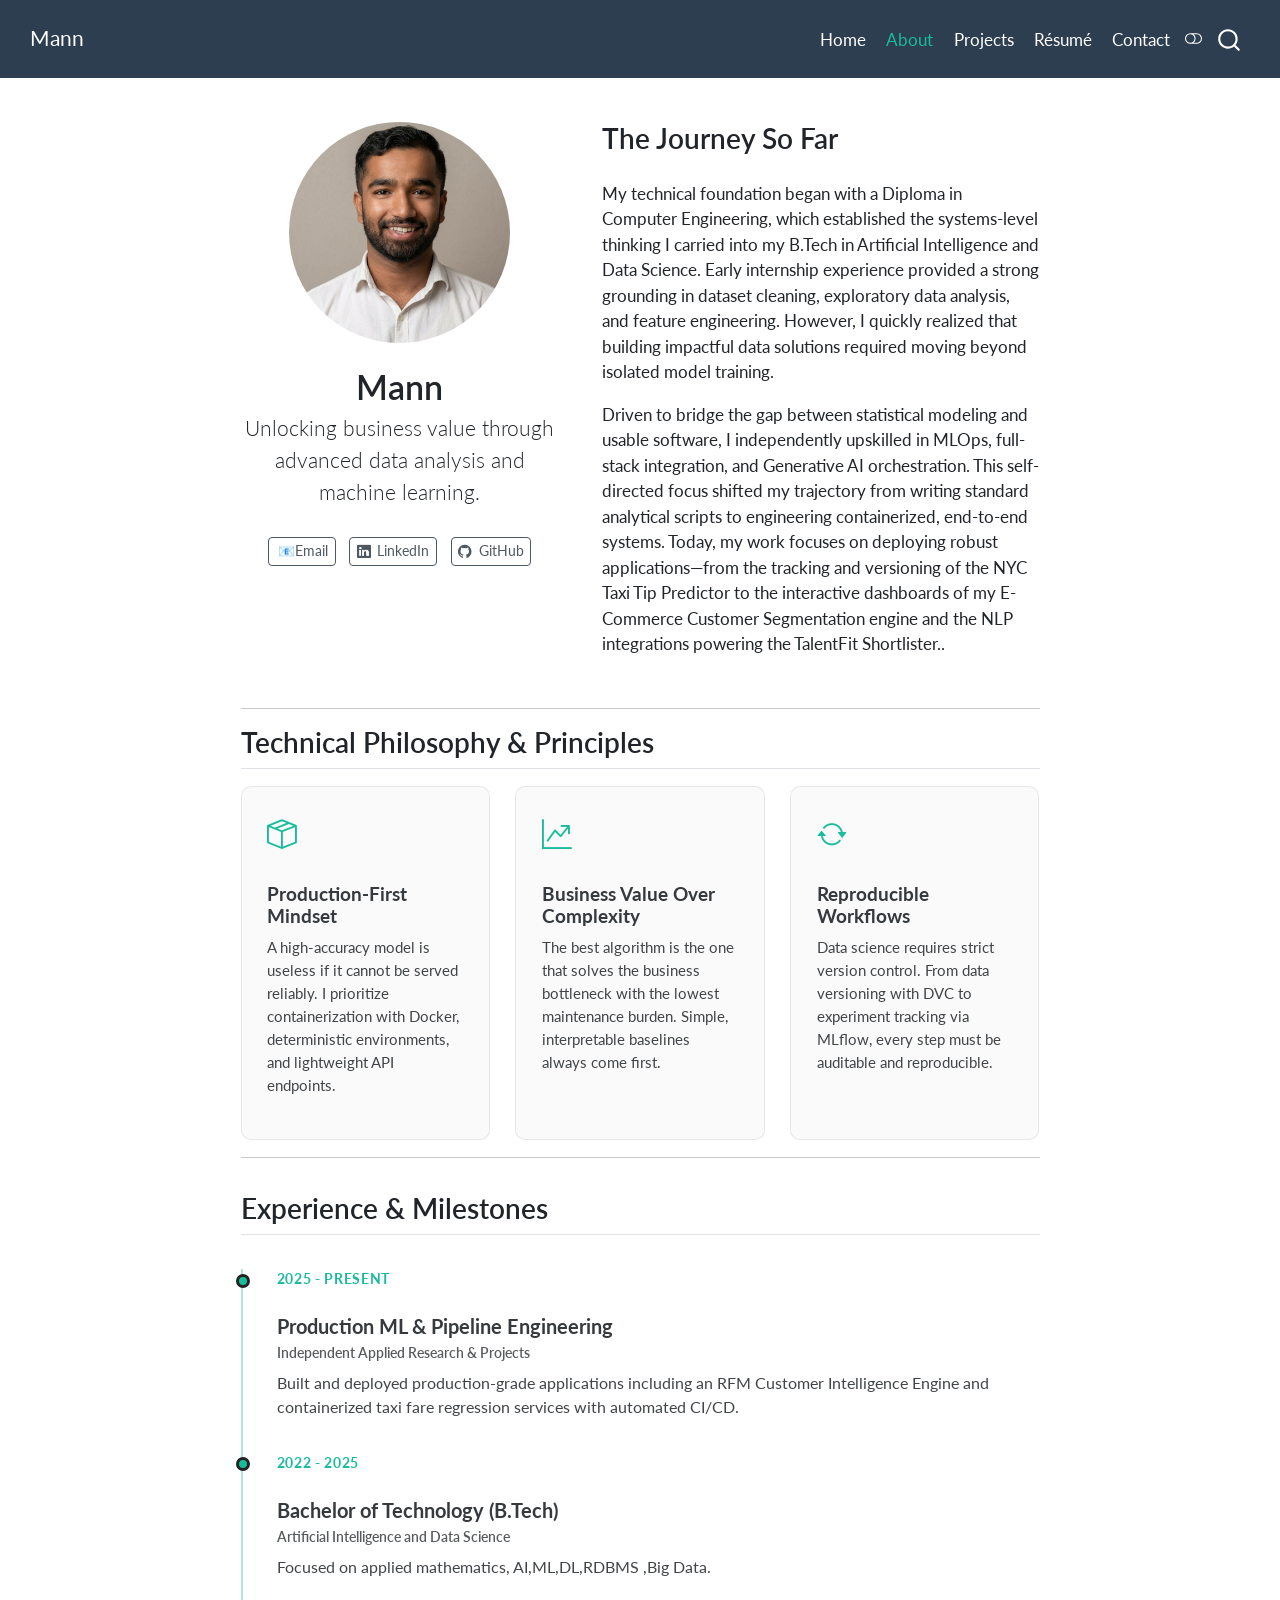
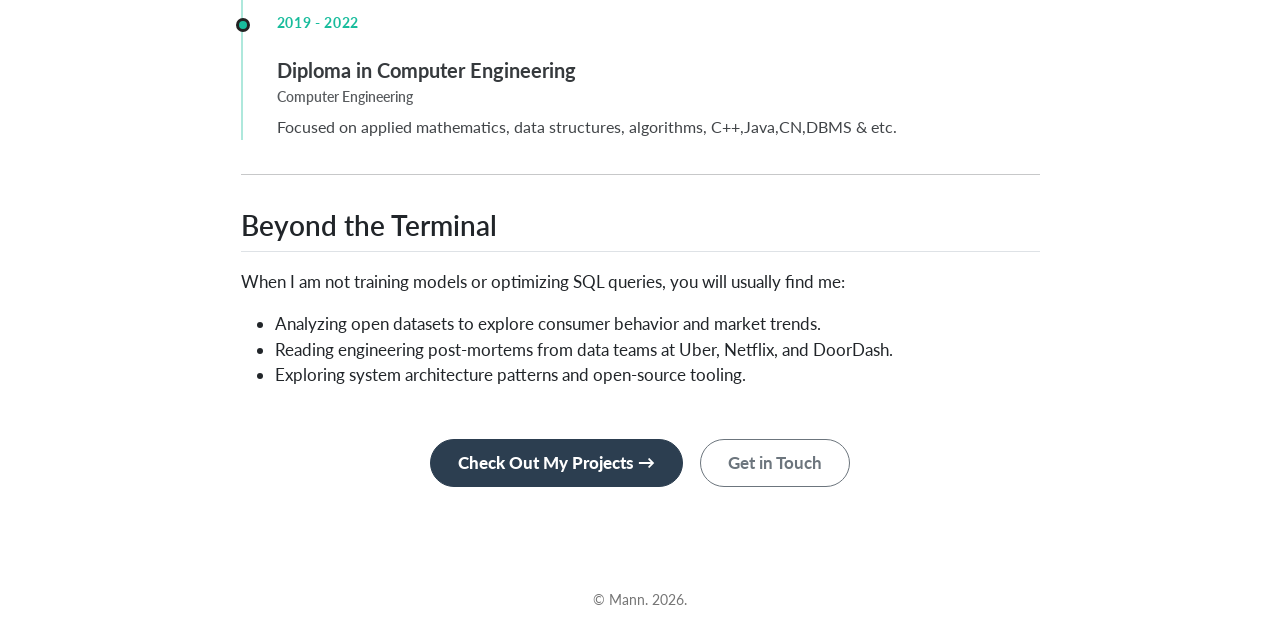
<file: docs/pages/about.html>
<!DOCTYPE html>
<html xmlns="http://www.w3.org/1999/xhtml" lang="en" xml:lang="en"><head>

<meta charset="utf-8">
<meta name="generator" content="quarto-1.10.19">

<meta name="viewport" content="width=device-width, initial-scale=1.0, user-scalable=yes">


<title>Mann</title>
<style>
/* Default styles provided by pandoc.
** See https://pandoc.org/MANUAL.html#variables-for-html for config info.
*/
span.smallcaps{font-variant: small-caps;}
div.columns{display: flex; gap: 1.5em;}
div.column{flex: auto;}
@media screen {
div.columns{gap: min(4vw, 1.5em);}
div.column{overflow-x: auto;}
}
div.hanging-indent{margin-left: 1.5em; text-indent: -1.5em;}
ul.task-list{list-style: none;}
ul.task-list li input[type="checkbox"] {
  width: 0.8em;
  margin: 0 0.8em 0.2em -1em; /* quarto-specific, see https://github.com/quarto-dev/quarto-cli/issues/4556 */ 
  vertical-align: middle;
}
</style>


<script src="../site_libs/quarto-nav/quarto-nav.js"></script>
<script src="../site_libs/quarto-nav/headroom.min.js"></script>
<script src="../site_libs/clipboard/clipboard.min.js"></script>
<script src="../site_libs/quarto-search/autocomplete.umd.js"></script>
<script src="../site_libs/quarto-search/fuse.min.js"></script>
<script src="../site_libs/quarto-search/quarto-search.js"></script>
<meta name="quarto:offset" content="../">
<link href="../assets/fv.png" rel="icon" type="image/png">
<script src="../site_libs/quarto-html/quarto.js" type="module"></script>
<script src="../site_libs/quarto-html/tabsets/tabsets.js" type="module"></script>
<script src="../site_libs/quarto-html/popper.min.js"></script>
<script src="../site_libs/quarto-html/tippy.umd.min.js"></script>
<link href="../site_libs/quarto-html/tippy.css" rel="stylesheet">
<link href="../site_libs/quarto-html/quarto-syntax-highlighting-bf27225e3a48a9273f3daa8f8e829971.css" rel="stylesheet" class="quarto-color-scheme" id="quarto-text-highlighting-styles">
<link href="../site_libs/quarto-html/quarto-syntax-highlighting-dark-b626d73c4c936ccc3cb08be7d45d1df6.css" rel="stylesheet" class="quarto-color-scheme quarto-color-alternate" id="quarto-text-highlighting-styles">
<link href="../site_libs/quarto-html/quarto-syntax-highlighting-bf27225e3a48a9273f3daa8f8e829971.css" rel="stylesheet" class="quarto-color-scheme-extra" id="quarto-text-highlighting-styles">
<script src="../site_libs/bootstrap/bootstrap.min.js"></script>
<link href="../site_libs/bootstrap/bootstrap-icons.css" rel="stylesheet">
<link href="../site_libs/bootstrap/bootstrap-8ae3a70c990e71de7dade3568d33fe11.min.css" rel="stylesheet" append-hash="true" class="quarto-color-scheme" id="quarto-bootstrap" data-mode="light">
<link href="../site_libs/bootstrap/bootstrap-dark-6312e3f7049ebb731f70e99afd58f776.min.css" rel="stylesheet" append-hash="true" class="quarto-color-scheme quarto-color-alternate" id="quarto-bootstrap" data-mode="dark">
<link href="../site_libs/bootstrap/bootstrap-8ae3a70c990e71de7dade3568d33fe11.min.css" rel="stylesheet" append-hash="true" class="quarto-color-scheme-extra" id="quarto-bootstrap" data-mode="light">
<script id="quarto-search-options" type="application/json">{
  "location": "navbar",
  "copy-button": false,
  "collapse-after": 3,
  "panel-placement": "end",
  "type": "overlay",
  "limit": 50,
  "keyboard-shortcut": [
    "f",
    "/",
    "s"
  ],
  "show-item-context": false,
  "language": {
    "search-no-results-text": "No results",
    "search-matching-documents-text": "matching documents",
    "search-copy-link-title": "Copy link to search",
    "search-hide-matches-text": "Hide additional matches",
    "search-more-match-text": "more match in this document",
    "search-more-matches-text": "more matches in this document",
    "search-clear-button-title": "Clear",
    "search-text-placeholder": "",
    "search-detached-cancel-button-title": "Cancel",
    "search-submit-button-title": "Submit",
    "search-label": "Search"
  }
}</script>


<link rel="stylesheet" href="../css/styles.scss">
</head>

<body class="nav-fixed fullcontent quarto-light"><script id="quarto-html-before-body" type="application/javascript">
    const toggleBodyColorMode = (bsSheetEl) => {
      const mode = bsSheetEl.getAttribute("data-mode");
      const bodyEl = window.document.querySelector("body");
      if (mode === "dark") {
        bodyEl.classList.add("quarto-dark");
        bodyEl.classList.remove("quarto-light");
      } else {
        bodyEl.classList.add("quarto-light");
        bodyEl.classList.remove("quarto-dark");
      }
    }
    const toggleBodyColorPrimary = () => {
      const bsSheetEl = window.document.querySelector("link#quarto-bootstrap:not([rel=disabled-stylesheet])");
      if (bsSheetEl) {
        toggleBodyColorMode(bsSheetEl);
      }
    }
    const setColorSchemeToggle = (alternate) => {
      const toggles = window.document.querySelectorAll('.quarto-color-scheme-toggle');
      for (let i=0; i < toggles.length; i++) {
        const toggle = toggles[i];
        if (toggle) {
          if (alternate) {
            toggle.classList.add("alternate");
          } else {
            toggle.classList.remove("alternate");
          }
        }
      }
    };
    const toggleColorMode = (alternate) => {
      // Switch the stylesheets
      const primaryStylesheets = window.document.querySelectorAll('link.quarto-color-scheme:not(.quarto-color-alternate)');
      const alternateStylesheets = window.document.querySelectorAll('link.quarto-color-scheme.quarto-color-alternate');
      manageTransitions('#quarto-margin-sidebar .nav-link', false);
      if (alternate) {
        // note: dark is layered on light, we don't disable primary!
        enableStylesheet(alternateStylesheets);
        for (const sheetNode of alternateStylesheets) {
          if (sheetNode.id === "quarto-bootstrap") {
            toggleBodyColorMode(sheetNode);
          }
        }
      } else {
        disableStylesheet(alternateStylesheets);
        enableStylesheet(primaryStylesheets)
        toggleBodyColorPrimary();
      }
      manageTransitions('#quarto-margin-sidebar .nav-link', true);
      // Switch the toggles
      setColorSchemeToggle(alternate)
      // Hack to workaround the fact that safari doesn't
      // properly recolor the scrollbar when toggling (#1455)
      if (navigator.userAgent.indexOf('Safari') > 0 && navigator.userAgent.indexOf('Chrome') == -1) {
        manageTransitions("body", false);
        window.scrollTo(0, 1);
        setTimeout(() => {
          window.scrollTo(0, 0);
          manageTransitions("body", true);
        }, 40);
      }
    }
    const disableStylesheet = (stylesheets) => {
      for (let i=0; i < stylesheets.length; i++) {
        const stylesheet = stylesheets[i];
        stylesheet.rel = 'disabled-stylesheet';
      }
    }
    const enableStylesheet = (stylesheets) => {
      for (let i=0; i < stylesheets.length; i++) {
        const stylesheet = stylesheets[i];
        if(stylesheet.rel !== 'stylesheet') { // for Chrome, which will still FOUC without this check
          stylesheet.rel = 'stylesheet';
        }
      }
    }
    const manageTransitions = (selector, allowTransitions) => {
      const els = window.document.querySelectorAll(selector);
      for (let i=0; i < els.length; i++) {
        const el = els[i];
        if (allowTransitions) {
          el.classList.remove('notransition');
        } else {
          el.classList.add('notransition');
        }
      }
    }
    const isFileUrl = () => {
      return window.location.protocol === 'file:';
    }
    const hasAlternateSentinel = () => {
      let styleSentinel = getColorSchemeSentinel();
      if (styleSentinel !== null) {
        return styleSentinel === "alternate";
      } else {
        return false;
      }
    }
    const setStyleSentinel = (alternate) => {
      const value = alternate ? "alternate" : "default";
      if (!isFileUrl()) {
        window.localStorage.setItem("quarto-color-scheme", value);
      } else {
        localAlternateSentinel = value;
      }
    }
    const getColorSchemeSentinel = () => {
      if (!isFileUrl()) {
        const storageValue = window.localStorage.getItem("quarto-color-scheme");
        return storageValue != null ? storageValue : localAlternateSentinel;
      } else {
        return localAlternateSentinel;
      }
    }
    const toggleGiscusIfUsed = (isAlternate, darkModeDefault) => {
      const baseTheme = document.querySelector('#giscus-base-theme')?.value ?? 'light';
      const alternateTheme = document.querySelector('#giscus-alt-theme')?.value ?? 'dark';
      let newTheme = '';
      if(authorPrefersDark) {
        newTheme = isAlternate ? baseTheme : alternateTheme;
      } else {
        newTheme = isAlternate ? alternateTheme : baseTheme;
      }
      const changeGiscusTheme = () => {
        // From: https://github.com/giscus/giscus/issues/336
        const sendMessage = (message) => {
          const iframe = document.querySelector('iframe.giscus-frame');
          if (!iframe) return;
          iframe.contentWindow.postMessage({ giscus: message }, 'https://giscus.app');
        }
        sendMessage({
          setConfig: {
            theme: newTheme
          }
        });
      }
      const isGiscussLoaded = window.document.querySelector('iframe.giscus-frame') !== null;
      if (isGiscussLoaded) {
        changeGiscusTheme();
      }
    };
    const authorPrefersDark = false;
    const darkModeDefault = authorPrefersDark;
      document.querySelector('link#quarto-text-highlighting-styles.quarto-color-scheme-extra').rel = 'disabled-stylesheet';
      document.querySelector('link#quarto-bootstrap.quarto-color-scheme-extra').rel = 'disabled-stylesheet';
    let localAlternateSentinel = darkModeDefault ? 'alternate' : 'default';
    // Dark / light mode switch
    window.quartoToggleColorScheme = () => {
      // Read the current dark / light value
      let toAlternate = !hasAlternateSentinel();
      toggleColorMode(toAlternate);
      setStyleSentinel(toAlternate);
      toggleGiscusIfUsed(toAlternate, darkModeDefault);
      window.dispatchEvent(new Event('resize'));
    };
    // Switch to dark mode if need be
    if (hasAlternateSentinel()) {
      toggleColorMode(true);
    } else {
      toggleColorMode(false);
    }
  </script>

<div id="quarto-search-results"></div>
  <header id="quarto-header" class="headroom fixed-top">
    <nav class="navbar navbar-expand-lg " data-bs-theme="dark">
      <div class="navbar-container container-fluid">
      <div class="navbar-brand-container mx-auto">
    <a class="navbar-brand" href="../index.html">
    <span class="navbar-title">Mann</span>
    </a>
  </div>
            <div id="quarto-search" class="" title="Search"></div>
          <button class="navbar-toggler" type="button" data-bs-toggle="collapse" data-bs-target="#navbarCollapse" aria-controls="navbarCollapse" role="menu" aria-expanded="false" aria-label="Toggle navigation" onclick="if (window.quartoToggleHeadroom) { window.quartoToggleHeadroom(); }">
  <span class="navbar-toggler-icon"></span>
</button>
          <div class="collapse navbar-collapse" id="navbarCollapse">
            <ul class="navbar-nav navbar-nav-scroll ms-auto">
  <li class="nav-item">
    <a class="nav-link" href="../index.html"> 
<span class="menu-text">Home</span></a>
  </li>  
  <li class="nav-item">
    <a class="nav-link active" href="../pages/about.html" aria-current="page"> 
<span class="menu-text">About</span></a>
  </li>  
  <li class="nav-item">
    <a class="nav-link" href="../projects.html"> 
<span class="menu-text">Projects</span></a>
  </li>  
  <li class="nav-item">
    <a class="nav-link" href="../pages/cv.html"> 
<span class="menu-text">Résumé</span></a>
  </li>  
  <li class="nav-item">
    <a class="nav-link" href="../pages/contact.html"> 
<span class="menu-text">Contact</span></a>
  </li>  
</ul>
          </div> <!-- /navcollapse -->
            <div class="quarto-navbar-tools">
  <a href="" class="quarto-color-scheme-toggle quarto-navigation-tool  px-1" onclick="window.quartoToggleColorScheme(); return false;" title="Toggle dark mode"><i class="bi"></i></a>
</div>
      </div> <!-- /container-fluid -->
    </nav>
</header>
<!-- content -->
<div id="quarto-content" class="quarto-container page-columns page-rows-contents page-layout-article page-navbar">
<!-- sidebar -->
<!-- margin-sidebar -->
    
<!-- main -->
<main class="content" id="quarto-document-content">





<div class="quarto-about-trestles">
  <div class="about-entity">
    <img src="../assets/profile.jpg" class="about-image
  round " style="height: 13em; width: 13em;">
<header id="title-block-header" class="quarto-title-block default">
<div class="quarto-title">
<h1 class="title">Mann</h1>
<p class="subtitle lead">Unlocking business value through advanced data analysis and machine learning.</p>
</div>
<div class="quarto-title-meta">
  </div>
</header>
    <div class="about-links">
  <a href="mailto:mannk7062@gmail.com" class="about-link" rel="" target="">
    <i class="bi bi-email"></i>
     <span class="about-link-text">📧Email</span>
  </a>
  <a href="http://www.linkedin.com/in/mann-32718a1b9" class="about-link" rel="" target="">
    <i class="bi bi-linkedin"></i>
     <span class="about-link-text">LinkedIn</span>
  </a>
  <a href="https://github.com/mann-lean" class="about-link" rel="" target="">
    <i class="bi bi-github"></i>
     <span class="about-link-text">GitHub</span>
  </a>
</div>
  </div>
  <div class="about-contents"><div id="hero-heading">
<section id="the-journey-so-far" class="level2">
<h2 data-anchor-id="the-journey-so-far">The Journey So Far</h2>
<p>My technical foundation began with a Diploma in Computer Engineering, which established the systems-level thinking I carried into my B.Tech in Artificial Intelligence and Data Science. Early internship experience provided a strong grounding in dataset cleaning, exploratory data analysis, and feature engineering. However, I quickly realized that building impactful data solutions required moving beyond isolated model training.</p>
<p>Driven to bridge the gap between statistical modeling and usable software, I independently upskilled in MLOps, full-stack integration, and Generative AI orchestration. This self-directed focus shifted my trajectory from writing standard analytical scripts to engineering containerized, end-to-end systems. Today, my work focuses on deploying robust applications—from the tracking and versioning of the NYC Taxi Tip Predictor to the interactive dashboards of my E-Commerce Customer Segmentation engine and the NLP integrations powering the TalentFit Shortlister..</p>
</section>
</div></div>
</div>

<hr>
<section id="technical-philosophy-principles" class="level2">
<h2 data-anchor-id="technical-philosophy-principles">Technical Philosophy &amp; Principles</h2>
<div class="grid">
<div class="g-col-12 g-col-md-4">
<div class="principle-card">
<div class="principle-icon">
<i class="bi bi-box-seam"></i>
</div>
<h4>
Production-First Mindset
</h4>
<p>
A high-accuracy model is useless if it cannot be served reliably. I prioritize containerization with Docker, deterministic environments, and lightweight API endpoints.
</p>
</div>
</div>
<div class="g-col-12 g-col-md-4">
<div class="principle-card">
<div class="principle-icon">
<i class="bi bi-graph-up-arrow"></i>
</div>
<h4>
Business Value Over Complexity
</h4>
<p>
The best algorithm is the one that solves the business bottleneck with the lowest maintenance burden. Simple, interpretable baselines always come first.
</p>
</div>
</div>
<div class="g-col-12 g-col-md-4">
<div class="principle-card">
<div class="principle-icon">
<i class="bi bi-arrow-repeat"></i>
</div>
<h4>
Reproducible Workflows
</h4>
<p>
Data science requires strict version control. From data versioning with DVC to experiment tracking via MLflow, every step must be auditable and reproducible.
</p>
</div>
</div>
</div>
<hr>
</section>
<section id="experience-milestones" class="level2">
<h2 data-anchor-id="experience-milestones">Experience &amp; Milestones</h2>
<div class="timeline">

  <div class="timeline-item">
    <div class="timeline-dot"></div>
    <div class="timeline-date">2025 - Present</div>
    <div class="timeline-content">
      <h4>Production ML &amp; Pipeline Engineering</h4>
      <p class="timeline-sub">Independent Applied Research &amp; Projects</p>
      <p>Built and deployed production-grade applications including an RFM Customer Intelligence Engine and containerized taxi fare regression services with automated CI/CD.</p>
    </div>
  </div>

  <div class="timeline-item">
    <div class="timeline-dot"></div>
    <div class="timeline-date">2022 - 2025</div>
    <div class="timeline-content">
      <h4>Bachelor of Technology (B.Tech)</h4>
      <p class="timeline-sub">Artificial Intelligence and Data Science</p>
      <p>Focused on applied mathematics, AI,ML,DL,RDBMS ,Big Data.</p>
    </div>
  </div>

  <div class="timeline-item">
    <div class="timeline-dot"></div>
    <div class="timeline-date">2019 - 2022</div>
    <div class="timeline-content">
      <h4>Diploma in Computer Engineering</h4>
      <p class="timeline-sub">Computer Engineering</p>
      <p>Focused on applied mathematics, data structures, algorithms, C++,Java,CN,DBMS &amp; etc.</p>
    </div>
  </div>

</div>
 
<hr>
</section>
<section id="beyond-the-terminal" class="level2">
<h2 data-anchor-id="beyond-the-terminal">Beyond the Terminal</h2>
<p>When I am not training models or optimizing SQL queries, you will usually find me:</p>
<ul>
<li>Analyzing open datasets to explore consumer behavior and market trends.</li>
<li>Reading engineering post-mortems from data teams at Uber, Netflix, and DoorDash.</li>
<li>Exploring system architecture patterns and open-source tooling.</li>
</ul>
<div class="text-center mt-5">
<p><a href="../projects.html" class="btn btn-primary" style="border-radius: 24px; padding: 0.6rem 1.6rem; font-weight: 600;"><strong>Check Out My Projects →</strong></a> <a href="contact.html" class="btn btn-outline-secondary" style="border-radius: 24px; padding: 0.6rem 1.6rem; margin-left: 0.75rem;"><strong>Get in Touch</strong></a></p>
</div>



</section>

</main> <!-- /main -->
<script id="quarto-html-after-body" type="application/javascript">
  window.document.addEventListener("DOMContentLoaded", function (event) {
    // Ensure there is a toggle, if there isn't float one in the top right
    if (window.document.querySelector('.quarto-color-scheme-toggle') === null) {
      const a = window.document.createElement('a');
      a.classList.add('top-right');
      a.classList.add('quarto-color-scheme-toggle');
      a.href = "";
      a.onclick = function() { try { window.quartoToggleColorScheme(); } catch {} return false; };
      const i = window.document.createElement("i");
      i.classList.add('bi');
      a.appendChild(i);
      window.document.body.appendChild(a);
    }
    setColorSchemeToggle(hasAlternateSentinel())
    const isCodeAnnotation = (el) => {
      for (const clz of el.classList) {
        if (clz.startsWith('code-annotation-')) {                     
          return true;
        }
      }
      return false;
    }
    const onCopySuccess = function(e) {
      // button target
      const button = e.trigger;
      // don't keep focus
      button.blur();
      // flash "checked"
      button.classList.add('code-copy-button-checked');
      var currentTitle = button.getAttribute("title");
      button.setAttribute("title", "Copied!");
      let tooltip;
      if (window.bootstrap) {
        button.setAttribute("data-bs-toggle", "tooltip");
        button.setAttribute("data-bs-placement", "left");
        button.setAttribute("data-bs-title", "Copied!");
        tooltip = new bootstrap.Tooltip(button, 
          { trigger: "manual", 
            customClass: "code-copy-button-tooltip",
            offset: [0, -8]});
        tooltip.show();    
      }
      setTimeout(function() {
        if (tooltip) {
          tooltip.hide();
          button.removeAttribute("data-bs-title");
          button.removeAttribute("data-bs-toggle");
          button.removeAttribute("data-bs-placement");
        }
        button.setAttribute("title", currentTitle);
        button.classList.remove('code-copy-button-checked');
      }, 1000);
      // clear code selection
      e.clearSelection();
    }
    const getTextToCopy = function(trigger) {
      const outerScaffold = trigger.parentElement.cloneNode(true);
      const codeEl = outerScaffold.querySelector('code');
      for (const childEl of codeEl.children) {
        if (isCodeAnnotation(childEl)) {
          childEl.remove();
        }
      }
      return codeEl.innerText;
    }
    const clipboard = new window.ClipboardJS('.code-copy-button:not([data-in-quarto-modal])', {
      text: getTextToCopy
    });
    clipboard.on('success', onCopySuccess);
    if (window.document.getElementById('quarto-embedded-source-code-modal')) {
      const clipboardModal = new window.ClipboardJS('.code-copy-button[data-in-quarto-modal]', {
        text: getTextToCopy,
        container: window.document.getElementById('quarto-embedded-source-code-modal')
      });
      clipboardModal.on('success', onCopySuccess);
    }
      var localhostRegex = new RegExp(/^(?:http|https):\/\/localhost\:?[0-9]*\//);
      var mailtoRegex = new RegExp(/^mailto:/);
        var filterRegex = new RegExp('/' + window.location.host + '/');
      var isInternal = (href) => {
          return filterRegex.test(href) || localhostRegex.test(href) || mailtoRegex.test(href);
      }
      // Inspect non-navigation links and adorn them if external
     var links = window.document.querySelectorAll('a[href]:not(.nav-link):not(.navbar-brand):not(.toc-action):not(.sidebar-link):not(.sidebar-item-toggle):not(.pagination-link):not(.no-external):not([aria-hidden]):not(.dropdown-item):not(.quarto-navigation-tool):not(.about-link)');
      for (var i=0; i<links.length; i++) {
        const link = links[i];
        if (!isInternal(link.href)) {
          // undo the damage that might have been done by quarto-nav.js in the case of
          // links that we want to consider external
          if (link.dataset.originalHref !== undefined) {
            link.href = link.dataset.originalHref;
          }
        }
      }
    function tippyHover(el, contentFn, onTriggerFn, onUntriggerFn) {
      const config = {
        allowHTML: true,
        maxWidth: 500,
        delay: 100,
        arrow: false,
        appendTo: function(el) {
            return el.parentElement;
        },
        interactive: true,
        interactiveBorder: 10,
        theme: 'quarto',
        placement: 'bottom-start',
      };
      if (contentFn) {
        config.content = contentFn;
      }
      if (onTriggerFn) {
        config.onTrigger = onTriggerFn;
      }
      if (onUntriggerFn) {
        config.onUntrigger = onUntriggerFn;
      }
      window.tippy(el, config); 
    }
    const noterefs = window.document.querySelectorAll('a[role="doc-noteref"]');
    for (var i=0; i<noterefs.length; i++) {
      const ref = noterefs[i];
      tippyHover(ref, function() {
        // use id or data attribute instead here
        let href = ref.getAttribute('data-footnote-href') || ref.getAttribute('href');
        try { href = new URL(href).hash; } catch {}
        const id = href.replace(/^#\/?/, "");
        const note = window.document.getElementById(id);
        if (note) {
          return note.innerHTML;
        } else {
          return "";
        }
      });
    }
    const xrefs = window.document.querySelectorAll('a.quarto-xref');
    const processXRef = (id, note) => {
      // Strip column container classes
      const stripColumnClz = (el) => {
        el.classList.remove("page-full", "page-columns");
        if (el.children) {
          for (const child of el.children) {
            stripColumnClz(child);
          }
        }
      }
      stripColumnClz(note)
      if (id === null || id.startsWith('sec-')) {
        // Special case sections, only their first couple elements
        const container = document.createElement("div");
        if (note.children && note.children.length > 2) {
          container.appendChild(note.children[0].cloneNode(true));
          for (let i = 1; i < note.children.length; i++) {
            const child = note.children[i];
            if (child.tagName === "P" && child.innerText === "") {
              continue;
            } else {
              container.appendChild(child.cloneNode(true));
              break;
            }
          }
          if (window.Quarto?.typesetMath) {
            window.Quarto.typesetMath(container);
          }
          return container.innerHTML
        } else {
          if (window.Quarto?.typesetMath) {
            window.Quarto.typesetMath(note);
          }
          return note.innerHTML;
        }
      } else {
        // Remove any anchor links if they are present
        const anchorLink = note.querySelector('a.anchorjs-link');
        if (anchorLink) {
          anchorLink.remove();
        }
        if (window.Quarto?.typesetMath) {
          window.Quarto.typesetMath(note);
        }
        if (note.classList.contains("callout")) {
          return note.outerHTML;
        } else {
          return note.innerHTML;
        }
      }
    }
    for (var i=0; i<xrefs.length; i++) {
      const xref = xrefs[i];
      tippyHover(xref, undefined, function(instance) {
        instance.disable();
        let url = xref.getAttribute('href');
        let hash = undefined; 
        if (url.startsWith('#')) {
          hash = url;
        } else {
          try { hash = new URL(url).hash; } catch {}
        }
        if (hash) {
          const id = hash.replace(/^#\/?/, "");
          const note = window.document.getElementById(id);
          if (note !== null) {
            try {
              const html = processXRef(id, note.cloneNode(true));
              instance.setContent(html);
            } finally {
              instance.enable();
              instance.show();
            }
          } else {
            // See if we can fetch this
            fetch(url.split('#')[0])
            .then(res => res.text())
            .then(html => {
              const parser = new DOMParser();
              const htmlDoc = parser.parseFromString(html, "text/html");
              const note = htmlDoc.getElementById(id);
              if (note !== null) {
                const html = processXRef(id, note);
                instance.setContent(html);
              } 
            }).finally(() => {
              instance.enable();
              instance.show();
            });
          }
        } else {
          // See if we can fetch a full url (with no hash to target)
          // This is a special case and we should probably do some content thinning / targeting
          fetch(url)
          .then(res => res.text())
          .then(html => {
            const parser = new DOMParser();
            const htmlDoc = parser.parseFromString(html, "text/html");
            const note = htmlDoc.querySelector('main.content');
            if (note !== null) {
              // This should only happen for chapter cross references
              // (since there is no id in the URL)
              // remove the first header
              if (note.children.length > 0 && note.children[0].tagName === "HEADER") {
                note.children[0].remove();
              }
              const html = processXRef(null, note);
              instance.setContent(html);
            } 
          }).finally(() => {
            instance.enable();
            instance.show();
          });
        }
      }, function(instance) {
      });
    }
        let selectedAnnoteEl;
        const selectorForAnnotation = ( cell, annotation) => {
          let cellAttr = 'data-code-cell="' + cell + '"';
          let lineAttr = 'data-code-annotation="' +  annotation + '"';
          const selector = 'span[' + cellAttr + '][' + lineAttr + ']';
          return selector;
        }
        const selectCodeLines = (annoteEl) => {
          const doc = window.document;
          const targetCell = annoteEl.getAttribute("data-target-cell");
          const targetAnnotation = annoteEl.getAttribute("data-target-annotation");
          const annoteSpan = window.document.querySelector(selectorForAnnotation(targetCell, targetAnnotation));
          const lines = annoteSpan.getAttribute("data-code-lines").split(",");
          const lineIds = lines.map((line) => {
            return targetCell + "-" + line;
          })
          let top = null;
          let height = null;
          let parent = null;
          if (lineIds.length > 0) {
              //compute the position of the single el (top and bottom and make a div)
              const el = window.document.getElementById(lineIds[0]);
              top = el.offsetTop;
              height = el.offsetHeight;
              parent = el.parentElement.parentElement;
            if (lineIds.length > 1) {
              const lastEl = window.document.getElementById(lineIds[lineIds.length - 1]);
              const bottom = lastEl.offsetTop + lastEl.offsetHeight;
              height = bottom - top;
            }
            if (top !== null && height !== null && parent !== null) {
              // cook up a div (if necessary) and position it 
              let div = window.document.getElementById("code-annotation-line-highlight");
              if (div === null) {
                div = window.document.createElement("div");
                div.setAttribute("id", "code-annotation-line-highlight");
                div.style.position = 'absolute';
                parent.appendChild(div);
              }
              div.style.top = top - 2 + "px";
              div.style.height = height + 4 + "px";
              div.style.left = 0;
              let gutterDiv = window.document.getElementById("code-annotation-line-highlight-gutter");
              if (gutterDiv === null) {
                gutterDiv = window.document.createElement("div");
                gutterDiv.setAttribute("id", "code-annotation-line-highlight-gutter");
                gutterDiv.style.position = 'absolute';
                const codeCell = window.document.getElementById(targetCell);
                const gutter = codeCell.querySelector('.code-annotation-gutter');
                gutter.appendChild(gutterDiv);
              }
              gutterDiv.style.top = top - 2 + "px";
              gutterDiv.style.height = height + 4 + "px";
            }
            selectedAnnoteEl = annoteEl;
          }
        };
        const unselectCodeLines = () => {
          const elementsIds = ["code-annotation-line-highlight", "code-annotation-line-highlight-gutter"];
          elementsIds.forEach((elId) => {
            const div = window.document.getElementById(elId);
            if (div) {
              div.remove();
            }
          });
          selectedAnnoteEl = undefined;
        };
          // Handle positioning of the toggle
      window.addEventListener(
        "resize",
        throttle(() => {
          elRect = undefined;
          if (selectedAnnoteEl) {
            selectCodeLines(selectedAnnoteEl);
          }
        }, 10)
      );
      function throttle(fn, ms) {
      let throttle = false;
      let timer;
        return (...args) => {
          if(!throttle) { // first call gets through
              fn.apply(this, args);
              throttle = true;
          } else { // all the others get throttled
              if(timer) clearTimeout(timer); // cancel #2
              timer = setTimeout(() => {
                fn.apply(this, args);
                timer = throttle = false;
              }, ms);
          }
        };
      }
        // Attach click handler to the DT
        const annoteDls = window.document.querySelectorAll('dt[data-target-cell]');
        for (const annoteDlNode of annoteDls) {
          annoteDlNode.addEventListener('click', (event) => {
            const clickedEl = event.target;
            if (clickedEl !== selectedAnnoteEl) {
              unselectCodeLines();
              const activeEl = window.document.querySelector('dt[data-target-cell].code-annotation-active');
              if (activeEl) {
                activeEl.classList.remove('code-annotation-active');
              }
              selectCodeLines(clickedEl);
              clickedEl.classList.add('code-annotation-active');
            } else {
              // Unselect the line
              unselectCodeLines();
              clickedEl.classList.remove('code-annotation-active');
            }
          });
        }
    const findCites = (el) => {
      const parentEl = el.parentElement;
      if (parentEl) {
        const cites = parentEl.dataset.cites;
        if (cites) {
          return {
            el,
            cites: cites.split(' ')
          };
        } else {
          return findCites(el.parentElement)
        }
      } else {
        return undefined;
      }
    };
    var bibliorefs = window.document.querySelectorAll('a[role="doc-biblioref"]');
    for (var i=0; i<bibliorefs.length; i++) {
      const ref = bibliorefs[i];
      const citeInfo = findCites(ref);
      if (citeInfo) {
        tippyHover(citeInfo.el, function() {
          var popup = window.document.createElement('div');
          citeInfo.cites.forEach(function(cite) {
            var citeDiv = window.document.createElement('div');
            citeDiv.classList.add('hanging-indent');
            citeDiv.classList.add('csl-entry');
            var biblioDiv = window.document.getElementById('ref-' + cite);
            if (biblioDiv) {
              citeDiv.innerHTML = biblioDiv.innerHTML;
            }
            popup.appendChild(citeDiv);
          });
          return popup.innerHTML;
        });
      }
    }
  });
  </script>
</div> <!-- /content -->
<footer class="footer">
  <div class="nav-footer">
    <div class="nav-footer-left">
      &nbsp;
    </div>   
    <div class="nav-footer-center">
<p>© Mann. 2026.</p>
</div>
    <div class="nav-footer-right">
      &nbsp;
    </div>
  </div>
</footer>




</body></html>
</file>
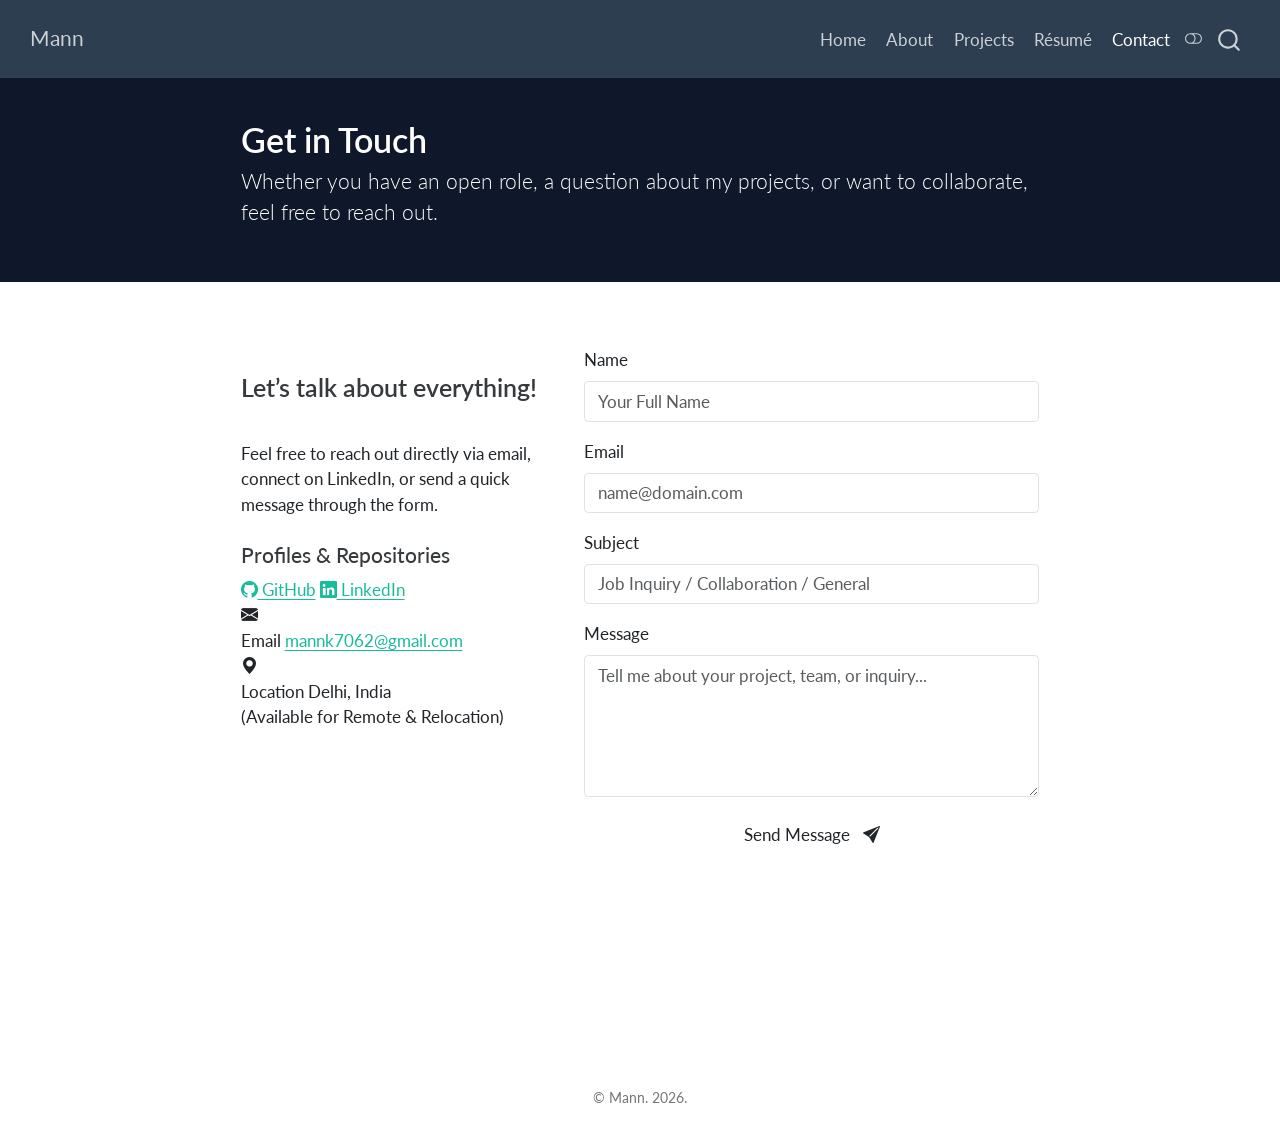
<file: docs/pages/contact.html>
<!DOCTYPE html>
<html xmlns="http://www.w3.org/1999/xhtml" lang="en" xml:lang="en"><head>

<meta charset="utf-8">
<meta name="generator" content="quarto-1.10.19">

<meta name="viewport" content="width=device-width, initial-scale=1.0, user-scalable=yes">


<title>Get in Touch – Mann</title>
<style>
/* Default styles provided by pandoc.
** See https://pandoc.org/MANUAL.html#variables-for-html for config info.
*/
span.smallcaps{font-variant: small-caps;}
div.columns{display: flex; gap: 1.5em;}
div.column{flex: auto;}
@media screen {
div.columns{gap: min(4vw, 1.5em);}
div.column{overflow-x: auto;}
}
div.hanging-indent{margin-left: 1.5em; text-indent: -1.5em;}
ul.task-list{list-style: none;}
ul.task-list li input[type="checkbox"] {
  width: 0.8em;
  margin: 0 0.8em 0.2em -1em; /* quarto-specific, see https://github.com/quarto-dev/quarto-cli/issues/4556 */ 
  vertical-align: middle;
}
</style>


<script src="../site_libs/quarto-nav/quarto-nav.js"></script>
<script src="../site_libs/quarto-nav/headroom.min.js"></script>
<script src="../site_libs/clipboard/clipboard.min.js"></script>
<script src="../site_libs/quarto-search/autocomplete.umd.js"></script>
<script src="../site_libs/quarto-search/fuse.min.js"></script>
<script src="../site_libs/quarto-search/quarto-search.js"></script>
<meta name="quarto:offset" content="../">
<link href="../assets/fv.png" rel="icon" type="image/png">
<script src="../site_libs/quarto-html/quarto.js" type="module"></script>
<script src="../site_libs/quarto-html/tabsets/tabsets.js" type="module"></script>
<script src="../site_libs/quarto-html/popper.min.js"></script>
<script src="../site_libs/quarto-html/tippy.umd.min.js"></script>
<script src="../site_libs/quarto-html/anchor.min.js"></script>
<link href="../site_libs/quarto-html/tippy.css" rel="stylesheet">
<link href="../site_libs/quarto-html/quarto-syntax-highlighting-bf27225e3a48a9273f3daa8f8e829971.css" rel="stylesheet" class="quarto-color-scheme" id="quarto-text-highlighting-styles">
<link href="../site_libs/quarto-html/quarto-syntax-highlighting-dark-b626d73c4c936ccc3cb08be7d45d1df6.css" rel="stylesheet" class="quarto-color-scheme quarto-color-alternate" id="quarto-text-highlighting-styles">
<link href="../site_libs/quarto-html/quarto-syntax-highlighting-bf27225e3a48a9273f3daa8f8e829971.css" rel="stylesheet" class="quarto-color-scheme-extra" id="quarto-text-highlighting-styles">
<script src="../site_libs/bootstrap/bootstrap.min.js"></script>
<link href="../site_libs/bootstrap/bootstrap-icons.css" rel="stylesheet">
<link href="../site_libs/bootstrap/bootstrap-92404dd89b1444827012a9e3a58cda88.min.css" rel="stylesheet" append-hash="true" class="quarto-color-scheme" id="quarto-bootstrap" data-mode="light">
<link href="../site_libs/bootstrap/bootstrap-dark-8b348f4b4b74a528bf910da1e8c5139e.min.css" rel="stylesheet" append-hash="true" class="quarto-color-scheme quarto-color-alternate" id="quarto-bootstrap" data-mode="dark">
<link href="../site_libs/bootstrap/bootstrap-92404dd89b1444827012a9e3a58cda88.min.css" rel="stylesheet" append-hash="true" class="quarto-color-scheme-extra" id="quarto-bootstrap" data-mode="light">
<script id="quarto-search-options" type="application/json">{
  "location": "navbar",
  "copy-button": false,
  "collapse-after": 3,
  "panel-placement": "end",
  "type": "overlay",
  "limit": 50,
  "keyboard-shortcut": [
    "f",
    "/",
    "s"
  ],
  "show-item-context": false,
  "language": {
    "search-no-results-text": "No results",
    "search-matching-documents-text": "matching documents",
    "search-copy-link-title": "Copy link to search",
    "search-hide-matches-text": "Hide additional matches",
    "search-more-match-text": "more match in this document",
    "search-more-matches-text": "more matches in this document",
    "search-clear-button-title": "Clear",
    "search-text-placeholder": "",
    "search-detached-cancel-button-title": "Cancel",
    "search-submit-button-title": "Submit",
    "search-label": "Search"
  }
}</script>
<style>

      .quarto-title-block .quarto-title-banner h1,
      .quarto-title-block .quarto-title-banner h2,
      .quarto-title-block .quarto-title-banner h3,
      .quarto-title-block .quarto-title-banner h4,
      .quarto-title-block .quarto-title-banner h5,
      .quarto-title-block .quarto-title-banner h6
      {
        color: #ffffff;
      }

      .quarto-title-block .quarto-title-banner {
        color: #ffffff;
background: #0f172a;
      }
</style>


<link rel="stylesheet" href="../css/styles.scss">
</head>

<body class="nav-fixed fullcontent quarto-light"><script id="quarto-html-before-body" type="application/javascript">
    const toggleBodyColorMode = (bsSheetEl) => {
      const mode = bsSheetEl.getAttribute("data-mode");
      const bodyEl = window.document.querySelector("body");
      if (mode === "dark") {
        bodyEl.classList.add("quarto-dark");
        bodyEl.classList.remove("quarto-light");
      } else {
        bodyEl.classList.add("quarto-light");
        bodyEl.classList.remove("quarto-dark");
      }
    }
    const toggleBodyColorPrimary = () => {
      const bsSheetEl = window.document.querySelector("link#quarto-bootstrap:not([rel=disabled-stylesheet])");
      if (bsSheetEl) {
        toggleBodyColorMode(bsSheetEl);
      }
    }
    const setColorSchemeToggle = (alternate) => {
      const toggles = window.document.querySelectorAll('.quarto-color-scheme-toggle');
      for (let i=0; i < toggles.length; i++) {
        const toggle = toggles[i];
        if (toggle) {
          if (alternate) {
            toggle.classList.add("alternate");
          } else {
            toggle.classList.remove("alternate");
          }
        }
      }
    };
    const toggleColorMode = (alternate) => {
      // Switch the stylesheets
      const primaryStylesheets = window.document.querySelectorAll('link.quarto-color-scheme:not(.quarto-color-alternate)');
      const alternateStylesheets = window.document.querySelectorAll('link.quarto-color-scheme.quarto-color-alternate');
      manageTransitions('#quarto-margin-sidebar .nav-link', false);
      if (alternate) {
        // note: dark is layered on light, we don't disable primary!
        enableStylesheet(alternateStylesheets);
        for (const sheetNode of alternateStylesheets) {
          if (sheetNode.id === "quarto-bootstrap") {
            toggleBodyColorMode(sheetNode);
          }
        }
      } else {
        disableStylesheet(alternateStylesheets);
        enableStylesheet(primaryStylesheets)
        toggleBodyColorPrimary();
      }
      manageTransitions('#quarto-margin-sidebar .nav-link', true);
      // Switch the toggles
      setColorSchemeToggle(alternate)
      // Hack to workaround the fact that safari doesn't
      // properly recolor the scrollbar when toggling (#1455)
      if (navigator.userAgent.indexOf('Safari') > 0 && navigator.userAgent.indexOf('Chrome') == -1) {
        manageTransitions("body", false);
        window.scrollTo(0, 1);
        setTimeout(() => {
          window.scrollTo(0, 0);
          manageTransitions("body", true);
        }, 40);
      }
    }
    const disableStylesheet = (stylesheets) => {
      for (let i=0; i < stylesheets.length; i++) {
        const stylesheet = stylesheets[i];
        stylesheet.rel = 'disabled-stylesheet';
      }
    }
    const enableStylesheet = (stylesheets) => {
      for (let i=0; i < stylesheets.length; i++) {
        const stylesheet = stylesheets[i];
        if(stylesheet.rel !== 'stylesheet') { // for Chrome, which will still FOUC without this check
          stylesheet.rel = 'stylesheet';
        }
      }
    }
    const manageTransitions = (selector, allowTransitions) => {
      const els = window.document.querySelectorAll(selector);
      for (let i=0; i < els.length; i++) {
        const el = els[i];
        if (allowTransitions) {
          el.classList.remove('notransition');
        } else {
          el.classList.add('notransition');
        }
      }
    }
    const isFileUrl = () => {
      return window.location.protocol === 'file:';
    }
    const hasAlternateSentinel = () => {
      let styleSentinel = getColorSchemeSentinel();
      if (styleSentinel !== null) {
        return styleSentinel === "alternate";
      } else {
        return false;
      }
    }
    const setStyleSentinel = (alternate) => {
      const value = alternate ? "alternate" : "default";
      if (!isFileUrl()) {
        window.localStorage.setItem("quarto-color-scheme", value);
      } else {
        localAlternateSentinel = value;
      }
    }
    const getColorSchemeSentinel = () => {
      if (!isFileUrl()) {
        const storageValue = window.localStorage.getItem("quarto-color-scheme");
        return storageValue != null ? storageValue : localAlternateSentinel;
      } else {
        return localAlternateSentinel;
      }
    }
    const toggleGiscusIfUsed = (isAlternate, darkModeDefault) => {
      const baseTheme = document.querySelector('#giscus-base-theme')?.value ?? 'light';
      const alternateTheme = document.querySelector('#giscus-alt-theme')?.value ?? 'dark';
      let newTheme = '';
      if(authorPrefersDark) {
        newTheme = isAlternate ? baseTheme : alternateTheme;
      } else {
        newTheme = isAlternate ? alternateTheme : baseTheme;
      }
      const changeGiscusTheme = () => {
        // From: https://github.com/giscus/giscus/issues/336
        const sendMessage = (message) => {
          const iframe = document.querySelector('iframe.giscus-frame');
          if (!iframe) return;
          iframe.contentWindow.postMessage({ giscus: message }, 'https://giscus.app');
        }
        sendMessage({
          setConfig: {
            theme: newTheme
          }
        });
      }
      const isGiscussLoaded = window.document.querySelector('iframe.giscus-frame') !== null;
      if (isGiscussLoaded) {
        changeGiscusTheme();
      }
    };
    const authorPrefersDark = false;
    const darkModeDefault = authorPrefersDark;
      document.querySelector('link#quarto-text-highlighting-styles.quarto-color-scheme-extra').rel = 'disabled-stylesheet';
      document.querySelector('link#quarto-bootstrap.quarto-color-scheme-extra').rel = 'disabled-stylesheet';
    let localAlternateSentinel = darkModeDefault ? 'alternate' : 'default';
    // Dark / light mode switch
    window.quartoToggleColorScheme = () => {
      // Read the current dark / light value
      let toAlternate = !hasAlternateSentinel();
      toggleColorMode(toAlternate);
      setStyleSentinel(toAlternate);
      toggleGiscusIfUsed(toAlternate, darkModeDefault);
      window.dispatchEvent(new Event('resize'));
    };
    // Switch to dark mode if need be
    if (hasAlternateSentinel()) {
      toggleColorMode(true);
    } else {
      toggleColorMode(false);
    }
  </script>

<div id="quarto-search-results"></div>
  <header id="quarto-header" class="headroom fixed-top quarto-banner">
    <nav class="navbar navbar-expand-lg " data-bs-theme="dark">
      <div class="navbar-container container-fluid">
      <div class="navbar-brand-container mx-auto">
    <a class="navbar-brand" href="../index.html">
    <span class="navbar-title">Mann</span>
    </a>
  </div>
            <div id="quarto-search" class="" title="Search"></div>
          <button class="navbar-toggler" type="button" data-bs-toggle="collapse" data-bs-target="#navbarCollapse" aria-controls="navbarCollapse" role="menu" aria-expanded="false" aria-label="Toggle navigation" onclick="if (window.quartoToggleHeadroom) { window.quartoToggleHeadroom(); }">
  <span class="navbar-toggler-icon"></span>
</button>
          <div class="collapse navbar-collapse" id="navbarCollapse">
            <ul class="navbar-nav navbar-nav-scroll ms-auto">
  <li class="nav-item">
    <a class="nav-link" href="../index.html"> 
<span class="menu-text">Home</span></a>
  </li>  
  <li class="nav-item">
    <a class="nav-link" href="../pages/about.html"> 
<span class="menu-text">About</span></a>
  </li>  
  <li class="nav-item">
    <a class="nav-link" href="../projects.html"> 
<span class="menu-text">Projects</span></a>
  </li>  
  <li class="nav-item">
    <a class="nav-link" href="../pages/cv.html"> 
<span class="menu-text">Résumé</span></a>
  </li>  
  <li class="nav-item">
    <a class="nav-link active" href="../pages/contact.html" aria-current="page"> 
<span class="menu-text">Contact</span></a>
  </li>  
</ul>
          </div> <!-- /navcollapse -->
            <div class="quarto-navbar-tools">
  <a href="" class="quarto-color-scheme-toggle quarto-navigation-tool  px-1" onclick="window.quartoToggleColorScheme(); return false;" title="Toggle dark mode"><i class="bi"></i></a>
</div>
      </div> <!-- /container-fluid -->
    </nav>
</header>
<!-- content -->
<header id="title-block-header" class="quarto-title-block default page-columns page-full">
  <div class="quarto-title-banner page-columns page-full">
    <div class="quarto-title column-body">
      <h1 class="title">Get in Touch</h1>
            <p class="subtitle lead">Whether you have an open role, a question about my projects, or want to collaborate, feel free to reach out.</p>
                      </div>
  </div>
    
  
  <div class="quarto-title-meta">

      
    
      
    </div>
    
  
  </header><div id="quarto-content" class="quarto-container page-columns page-rows-contents page-layout-article page-navbar">
<!-- sidebar -->
<!-- margin-sidebar -->
    
<!-- main -->
<main class="content quarto-banner-title-block" id="quarto-document-content">






<div class="contact-container">
<div class="grid">
<section id="lets-talk-about-everything" class="level3 g-col-12 g-col-md-5 contact-info-col">
<h3 class="anchored" data-anchor-id="lets-talk-about-everything">Let’s talk about everything!</h3>
<p>Feel free to reach out directly via email, connect on LinkedIn, or send a quick message through the form.</p>
<div class="social-connect">
  <h4 class="anchored">Profiles &amp; Repositories</h4>
  <div class="social-pills">
    <a href="https://github.com/mann-lean" target="_blank" class="pill-btn"><i class="bi bi-github"></i> GitHub</a>
    <a href="http://www.linkedin.com/in/mann-32718a1b9" target="_blank" class="pill-btn"><i class="bi bi-linkedin"></i> LinkedIn</a>
  </div>
</div>

<div class="contact-details">
    <div class="detail-item">
    <div class="icon-circle"><i class="bi bi-envelope-fill"></i></div>
    <div>
      <span class="label">Email</span>
      <span class="value"><a href="mailto:mannk7062@gmail.com">mannk7062@gmail.com</a></span>
    </div>
  </div>
  
  <div class="detail-item">
    <div class="icon-circle"><i class="bi bi-geo-alt-fill"></i></div>
    <div>
      <span class="label">Location</span>
      <span class="value">Delhi, India <br>(Available for Remote &amp; Relocation)</span>
    </div>
  </div>

  
</div>


</section>
<div class="g-col-12 g-col-md-7 contact-form-col">
<div class="form-card">
  <form action="https://formspree.io/f/xyeewqvl" method="POST">
    
    <div class="mb-3">
      <label class="form-label" for="contact-name">Name</label>
      <input type="text" id="contact-name" name="name" class="form-control" placeholder="Your Full Name" required="">
    </div>

    <div class="mb-3">
      <label class="form-label" for="contact-email">Email</label>
      <input type="email" id="contact-email" name="email" class="form-control" placeholder="name@domain.com" required="">
    </div>

    <div class="mb-3">
      <label class="form-label" for="contact-subject">Subject</label>
      <input type="text" id="contact-subject" name="subject" class="form-control" placeholder="Job Inquiry / Collaboration / General" required="">
    </div>

    <div class="mb-3">
      <label class="form-label" for="contact-message">Message</label>
      <textarea id="contact-message" name="message" class="form-control" rows="5" placeholder="Tell me about your project, team, or inquiry..." required=""></textarea>
    </div>

    <button type="submit" class="btn btn-submit w-100">
      <span>Send Message</span> <i class="bi bi-send-fill ms-2"></i>
    </button>
  </form>
</div>
</div>
</div>
</div>



</main> <!-- /main -->
<script id="quarto-html-after-body" type="application/javascript">
  window.document.addEventListener("DOMContentLoaded", function (event) {
    // Ensure there is a toggle, if there isn't float one in the top right
    if (window.document.querySelector('.quarto-color-scheme-toggle') === null) {
      const a = window.document.createElement('a');
      a.classList.add('top-right');
      a.classList.add('quarto-color-scheme-toggle');
      a.href = "";
      a.onclick = function() { try { window.quartoToggleColorScheme(); } catch {} return false; };
      const i = window.document.createElement("i");
      i.classList.add('bi');
      a.appendChild(i);
      window.document.body.appendChild(a);
    }
    setColorSchemeToggle(hasAlternateSentinel())
    const icon = "";
    const anchorJS = new window.AnchorJS();
    anchorJS.options = {
      placement: 'right',
      icon: icon
    };
    anchorJS.add('.anchored');
    const isCodeAnnotation = (el) => {
      for (const clz of el.classList) {
        if (clz.startsWith('code-annotation-')) {                     
          return true;
        }
      }
      return false;
    }
    const onCopySuccess = function(e) {
      // button target
      const button = e.trigger;
      // don't keep focus
      button.blur();
      // flash "checked"
      button.classList.add('code-copy-button-checked');
      var currentTitle = button.getAttribute("title");
      button.setAttribute("title", "Copied!");
      let tooltip;
      if (window.bootstrap) {
        button.setAttribute("data-bs-toggle", "tooltip");
        button.setAttribute("data-bs-placement", "left");
        button.setAttribute("data-bs-title", "Copied!");
        tooltip = new bootstrap.Tooltip(button, 
          { trigger: "manual", 
            customClass: "code-copy-button-tooltip",
            offset: [0, -8]});
        tooltip.show();    
      }
      setTimeout(function() {
        if (tooltip) {
          tooltip.hide();
          button.removeAttribute("data-bs-title");
          button.removeAttribute("data-bs-toggle");
          button.removeAttribute("data-bs-placement");
        }
        button.setAttribute("title", currentTitle);
        button.classList.remove('code-copy-button-checked');
      }, 1000);
      // clear code selection
      e.clearSelection();
    }
    const getTextToCopy = function(trigger) {
      const outerScaffold = trigger.parentElement.cloneNode(true);
      const codeEl = outerScaffold.querySelector('code');
      for (const childEl of codeEl.children) {
        if (isCodeAnnotation(childEl)) {
          childEl.remove();
        }
      }
      return codeEl.innerText;
    }
    const clipboard = new window.ClipboardJS('.code-copy-button:not([data-in-quarto-modal])', {
      text: getTextToCopy
    });
    clipboard.on('success', onCopySuccess);
    if (window.document.getElementById('quarto-embedded-source-code-modal')) {
      const clipboardModal = new window.ClipboardJS('.code-copy-button[data-in-quarto-modal]', {
        text: getTextToCopy,
        container: window.document.getElementById('quarto-embedded-source-code-modal')
      });
      clipboardModal.on('success', onCopySuccess);
    }
      var localhostRegex = new RegExp(/^(?:http|https):\/\/localhost\:?[0-9]*\//);
      var mailtoRegex = new RegExp(/^mailto:/);
        var filterRegex = new RegExp('/' + window.location.host + '/');
      var isInternal = (href) => {
          return filterRegex.test(href) || localhostRegex.test(href) || mailtoRegex.test(href);
      }
      // Inspect non-navigation links and adorn them if external
     var links = window.document.querySelectorAll('a[href]:not(.nav-link):not(.navbar-brand):not(.toc-action):not(.sidebar-link):not(.sidebar-item-toggle):not(.pagination-link):not(.no-external):not([aria-hidden]):not(.dropdown-item):not(.quarto-navigation-tool):not(.about-link)');
      for (var i=0; i<links.length; i++) {
        const link = links[i];
        if (!isInternal(link.href)) {
          // undo the damage that might have been done by quarto-nav.js in the case of
          // links that we want to consider external
          if (link.dataset.originalHref !== undefined) {
            link.href = link.dataset.originalHref;
          }
        }
      }
    function tippyHover(el, contentFn, onTriggerFn, onUntriggerFn) {
      const config = {
        allowHTML: true,
        maxWidth: 500,
        delay: 100,
        arrow: false,
        appendTo: function(el) {
            return el.parentElement;
        },
        interactive: true,
        interactiveBorder: 10,
        theme: 'quarto',
        placement: 'bottom-start',
      };
      if (contentFn) {
        config.content = contentFn;
      }
      if (onTriggerFn) {
        config.onTrigger = onTriggerFn;
      }
      if (onUntriggerFn) {
        config.onUntrigger = onUntriggerFn;
      }
      window.tippy(el, config); 
    }
    const noterefs = window.document.querySelectorAll('a[role="doc-noteref"]');
    for (var i=0; i<noterefs.length; i++) {
      const ref = noterefs[i];
      tippyHover(ref, function() {
        // use id or data attribute instead here
        let href = ref.getAttribute('data-footnote-href') || ref.getAttribute('href');
        try { href = new URL(href).hash; } catch {}
        const id = href.replace(/^#\/?/, "");
        const note = window.document.getElementById(id);
        if (note) {
          return note.innerHTML;
        } else {
          return "";
        }
      });
    }
    const xrefs = window.document.querySelectorAll('a.quarto-xref');
    const processXRef = (id, note) => {
      // Strip column container classes
      const stripColumnClz = (el) => {
        el.classList.remove("page-full", "page-columns");
        if (el.children) {
          for (const child of el.children) {
            stripColumnClz(child);
          }
        }
      }
      stripColumnClz(note)
      if (id === null || id.startsWith('sec-')) {
        // Special case sections, only their first couple elements
        const container = document.createElement("div");
        if (note.children && note.children.length > 2) {
          container.appendChild(note.children[0].cloneNode(true));
          for (let i = 1; i < note.children.length; i++) {
            const child = note.children[i];
            if (child.tagName === "P" && child.innerText === "") {
              continue;
            } else {
              container.appendChild(child.cloneNode(true));
              break;
            }
          }
          if (window.Quarto?.typesetMath) {
            window.Quarto.typesetMath(container);
          }
          return container.innerHTML
        } else {
          if (window.Quarto?.typesetMath) {
            window.Quarto.typesetMath(note);
          }
          return note.innerHTML;
        }
      } else {
        // Remove any anchor links if they are present
        const anchorLink = note.querySelector('a.anchorjs-link');
        if (anchorLink) {
          anchorLink.remove();
        }
        if (window.Quarto?.typesetMath) {
          window.Quarto.typesetMath(note);
        }
        if (note.classList.contains("callout")) {
          return note.outerHTML;
        } else {
          return note.innerHTML;
        }
      }
    }
    for (var i=0; i<xrefs.length; i++) {
      const xref = xrefs[i];
      tippyHover(xref, undefined, function(instance) {
        instance.disable();
        let url = xref.getAttribute('href');
        let hash = undefined; 
        if (url.startsWith('#')) {
          hash = url;
        } else {
          try { hash = new URL(url).hash; } catch {}
        }
        if (hash) {
          const id = hash.replace(/^#\/?/, "");
          const note = window.document.getElementById(id);
          if (note !== null) {
            try {
              const html = processXRef(id, note.cloneNode(true));
              instance.setContent(html);
            } finally {
              instance.enable();
              instance.show();
            }
          } else {
            // See if we can fetch this
            fetch(url.split('#')[0])
            .then(res => res.text())
            .then(html => {
              const parser = new DOMParser();
              const htmlDoc = parser.parseFromString(html, "text/html");
              const note = htmlDoc.getElementById(id);
              if (note !== null) {
                const html = processXRef(id, note);
                instance.setContent(html);
              } 
            }).finally(() => {
              instance.enable();
              instance.show();
            });
          }
        } else {
          // See if we can fetch a full url (with no hash to target)
          // This is a special case and we should probably do some content thinning / targeting
          fetch(url)
          .then(res => res.text())
          .then(html => {
            const parser = new DOMParser();
            const htmlDoc = parser.parseFromString(html, "text/html");
            const note = htmlDoc.querySelector('main.content');
            if (note !== null) {
              // This should only happen for chapter cross references
              // (since there is no id in the URL)
              // remove the first header
              if (note.children.length > 0 && note.children[0].tagName === "HEADER") {
                note.children[0].remove();
              }
              const html = processXRef(null, note);
              instance.setContent(html);
            } 
          }).finally(() => {
            instance.enable();
            instance.show();
          });
        }
      }, function(instance) {
      });
    }
        let selectedAnnoteEl;
        const selectorForAnnotation = ( cell, annotation) => {
          let cellAttr = 'data-code-cell="' + cell + '"';
          let lineAttr = 'data-code-annotation="' +  annotation + '"';
          const selector = 'span[' + cellAttr + '][' + lineAttr + ']';
          return selector;
        }
        const selectCodeLines = (annoteEl) => {
          const doc = window.document;
          const targetCell = annoteEl.getAttribute("data-target-cell");
          const targetAnnotation = annoteEl.getAttribute("data-target-annotation");
          const annoteSpan = window.document.querySelector(selectorForAnnotation(targetCell, targetAnnotation));
          const lines = annoteSpan.getAttribute("data-code-lines").split(",");
          const lineIds = lines.map((line) => {
            return targetCell + "-" + line;
          })
          let top = null;
          let height = null;
          let parent = null;
          if (lineIds.length > 0) {
              //compute the position of the single el (top and bottom and make a div)
              const el = window.document.getElementById(lineIds[0]);
              top = el.offsetTop;
              height = el.offsetHeight;
              parent = el.parentElement.parentElement;
            if (lineIds.length > 1) {
              const lastEl = window.document.getElementById(lineIds[lineIds.length - 1]);
              const bottom = lastEl.offsetTop + lastEl.offsetHeight;
              height = bottom - top;
            }
            if (top !== null && height !== null && parent !== null) {
              // cook up a div (if necessary) and position it 
              let div = window.document.getElementById("code-annotation-line-highlight");
              if (div === null) {
                div = window.document.createElement("div");
                div.setAttribute("id", "code-annotation-line-highlight");
                div.style.position = 'absolute';
                parent.appendChild(div);
              }
              div.style.top = top - 2 + "px";
              div.style.height = height + 4 + "px";
              div.style.left = 0;
              let gutterDiv = window.document.getElementById("code-annotation-line-highlight-gutter");
              if (gutterDiv === null) {
                gutterDiv = window.document.createElement("div");
                gutterDiv.setAttribute("id", "code-annotation-line-highlight-gutter");
                gutterDiv.style.position = 'absolute';
                const codeCell = window.document.getElementById(targetCell);
                const gutter = codeCell.querySelector('.code-annotation-gutter');
                gutter.appendChild(gutterDiv);
              }
              gutterDiv.style.top = top - 2 + "px";
              gutterDiv.style.height = height + 4 + "px";
            }
            selectedAnnoteEl = annoteEl;
          }
        };
        const unselectCodeLines = () => {
          const elementsIds = ["code-annotation-line-highlight", "code-annotation-line-highlight-gutter"];
          elementsIds.forEach((elId) => {
            const div = window.document.getElementById(elId);
            if (div) {
              div.remove();
            }
          });
          selectedAnnoteEl = undefined;
        };
          // Handle positioning of the toggle
      window.addEventListener(
        "resize",
        throttle(() => {
          elRect = undefined;
          if (selectedAnnoteEl) {
            selectCodeLines(selectedAnnoteEl);
          }
        }, 10)
      );
      function throttle(fn, ms) {
      let throttle = false;
      let timer;
        return (...args) => {
          if(!throttle) { // first call gets through
              fn.apply(this, args);
              throttle = true;
          } else { // all the others get throttled
              if(timer) clearTimeout(timer); // cancel #2
              timer = setTimeout(() => {
                fn.apply(this, args);
                timer = throttle = false;
              }, ms);
          }
        };
      }
        // Attach click handler to the DT
        const annoteDls = window.document.querySelectorAll('dt[data-target-cell]');
        for (const annoteDlNode of annoteDls) {
          annoteDlNode.addEventListener('click', (event) => {
            const clickedEl = event.target;
            if (clickedEl !== selectedAnnoteEl) {
              unselectCodeLines();
              const activeEl = window.document.querySelector('dt[data-target-cell].code-annotation-active');
              if (activeEl) {
                activeEl.classList.remove('code-annotation-active');
              }
              selectCodeLines(clickedEl);
              clickedEl.classList.add('code-annotation-active');
            } else {
              // Unselect the line
              unselectCodeLines();
              clickedEl.classList.remove('code-annotation-active');
            }
          });
        }
    const findCites = (el) => {
      const parentEl = el.parentElement;
      if (parentEl) {
        const cites = parentEl.dataset.cites;
        if (cites) {
          return {
            el,
            cites: cites.split(' ')
          };
        } else {
          return findCites(el.parentElement)
        }
      } else {
        return undefined;
      }
    };
    var bibliorefs = window.document.querySelectorAll('a[role="doc-biblioref"]');
    for (var i=0; i<bibliorefs.length; i++) {
      const ref = bibliorefs[i];
      const citeInfo = findCites(ref);
      if (citeInfo) {
        tippyHover(citeInfo.el, function() {
          var popup = window.document.createElement('div');
          citeInfo.cites.forEach(function(cite) {
            var citeDiv = window.document.createElement('div');
            citeDiv.classList.add('hanging-indent');
            citeDiv.classList.add('csl-entry');
            var biblioDiv = window.document.getElementById('ref-' + cite);
            if (biblioDiv) {
              citeDiv.innerHTML = biblioDiv.innerHTML;
            }
            popup.appendChild(citeDiv);
          });
          return popup.innerHTML;
        });
      }
    }
  });
  </script>
</div> <!-- /content -->
<footer class="footer">
  <div class="nav-footer">
    <div class="nav-footer-left">
      &nbsp;
    </div>   
    <div class="nav-footer-center">
<p>© Mann. 2026.</p>
</div>
    <div class="nav-footer-right">
      &nbsp;
    </div>
  </div>
</footer>




</body></html>
</file>
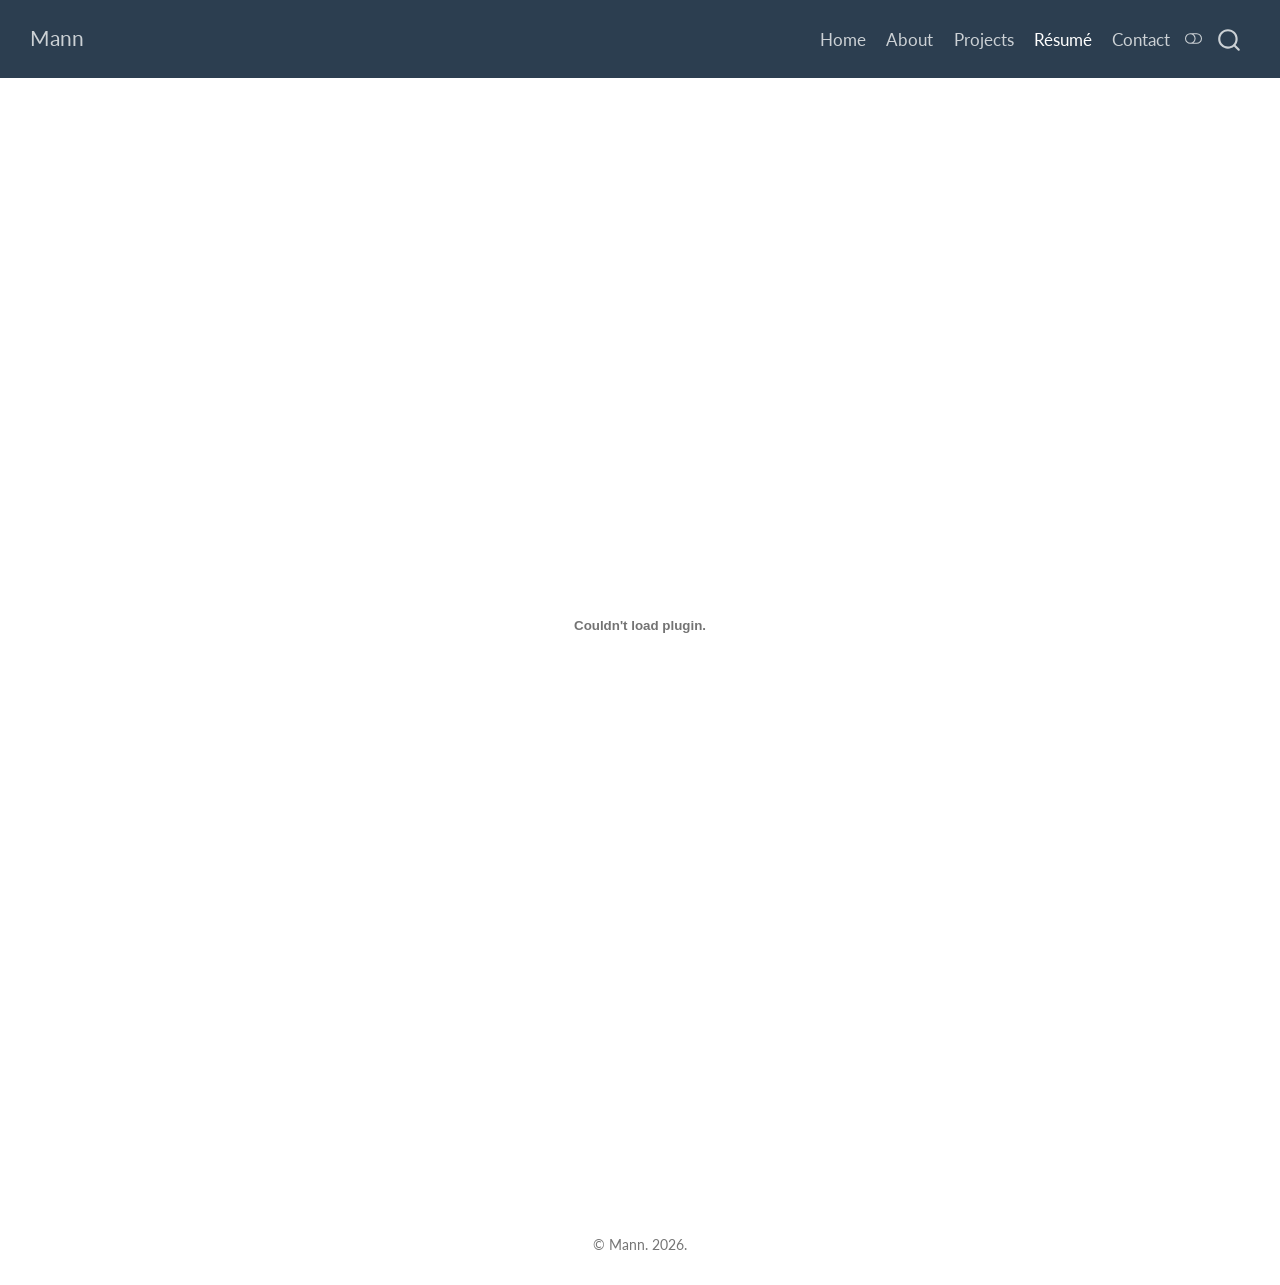
<file: docs/pages/cv.html>
<!DOCTYPE html>
<html xmlns="http://www.w3.org/1999/xhtml" lang="en" xml:lang="en"><head>

<meta charset="utf-8">
<meta name="generator" content="quarto-1.10.19">

<meta name="viewport" content="width=device-width, initial-scale=1.0, user-scalable=yes">


<title>cv – Mann</title>
<style>
/* Default styles provided by pandoc.
** See https://pandoc.org/MANUAL.html#variables-for-html for config info.
*/
span.smallcaps{font-variant: small-caps;}
div.columns{display: flex; gap: 1.5em;}
div.column{flex: auto;}
@media screen {
div.columns{gap: min(4vw, 1.5em);}
div.column{overflow-x: auto;}
}
div.hanging-indent{margin-left: 1.5em; text-indent: -1.5em;}
ul.task-list{list-style: none;}
ul.task-list li input[type="checkbox"] {
  width: 0.8em;
  margin: 0 0.8em 0.2em -1em; /* quarto-specific, see https://github.com/quarto-dev/quarto-cli/issues/4556 */ 
  vertical-align: middle;
}
</style>


<script src="../site_libs/quarto-nav/quarto-nav.js"></script>
<script src="../site_libs/quarto-nav/headroom.min.js"></script>
<script src="../site_libs/clipboard/clipboard.min.js"></script>
<script src="../site_libs/quarto-search/autocomplete.umd.js"></script>
<script src="../site_libs/quarto-search/fuse.min.js"></script>
<script src="../site_libs/quarto-search/quarto-search.js"></script>
<meta name="quarto:offset" content="../">
<link href="../assets/fv.png" rel="icon" type="image/png">
<script src="../site_libs/quarto-html/quarto.js" type="module"></script>
<script src="../site_libs/quarto-html/tabsets/tabsets.js" type="module"></script>
<script src="../site_libs/quarto-html/popper.min.js"></script>
<script src="../site_libs/quarto-html/tippy.umd.min.js"></script>
<script src="../site_libs/quarto-html/anchor.min.js"></script>
<link href="../site_libs/quarto-html/tippy.css" rel="stylesheet">
<link href="../site_libs/quarto-html/quarto-syntax-highlighting-bf27225e3a48a9273f3daa8f8e829971.css" rel="stylesheet" class="quarto-color-scheme" id="quarto-text-highlighting-styles">
<link href="../site_libs/quarto-html/quarto-syntax-highlighting-dark-b626d73c4c936ccc3cb08be7d45d1df6.css" rel="stylesheet" class="quarto-color-scheme quarto-color-alternate" id="quarto-text-highlighting-styles">
<link href="../site_libs/quarto-html/quarto-syntax-highlighting-bf27225e3a48a9273f3daa8f8e829971.css" rel="stylesheet" class="quarto-color-scheme-extra" id="quarto-text-highlighting-styles">
<script src="../site_libs/bootstrap/bootstrap.min.js"></script>
<link href="../site_libs/bootstrap/bootstrap-icons.css" rel="stylesheet">
<link href="../site_libs/bootstrap/bootstrap-92404dd89b1444827012a9e3a58cda88.min.css" rel="stylesheet" append-hash="true" class="quarto-color-scheme" id="quarto-bootstrap" data-mode="light">
<link href="../site_libs/bootstrap/bootstrap-dark-8b348f4b4b74a528bf910da1e8c5139e.min.css" rel="stylesheet" append-hash="true" class="quarto-color-scheme quarto-color-alternate" id="quarto-bootstrap" data-mode="dark">
<link href="../site_libs/bootstrap/bootstrap-92404dd89b1444827012a9e3a58cda88.min.css" rel="stylesheet" append-hash="true" class="quarto-color-scheme-extra" id="quarto-bootstrap" data-mode="light">
<script id="quarto-search-options" type="application/json">{
  "location": "navbar",
  "copy-button": false,
  "collapse-after": 3,
  "panel-placement": "end",
  "type": "overlay",
  "limit": 50,
  "keyboard-shortcut": [
    "f",
    "/",
    "s"
  ],
  "show-item-context": false,
  "language": {
    "search-no-results-text": "No results",
    "search-matching-documents-text": "matching documents",
    "search-copy-link-title": "Copy link to search",
    "search-hide-matches-text": "Hide additional matches",
    "search-more-match-text": "more match in this document",
    "search-more-matches-text": "more matches in this document",
    "search-clear-button-title": "Clear",
    "search-text-placeholder": "",
    "search-detached-cancel-button-title": "Cancel",
    "search-submit-button-title": "Submit",
    "search-label": "Search"
  }
}</script>


<link rel="stylesheet" href="../css/styles.scss">
</head>

<body class="nav-fixed fullcontent quarto-light"><script id="quarto-html-before-body" type="application/javascript">
    const toggleBodyColorMode = (bsSheetEl) => {
      const mode = bsSheetEl.getAttribute("data-mode");
      const bodyEl = window.document.querySelector("body");
      if (mode === "dark") {
        bodyEl.classList.add("quarto-dark");
        bodyEl.classList.remove("quarto-light");
      } else {
        bodyEl.classList.add("quarto-light");
        bodyEl.classList.remove("quarto-dark");
      }
    }
    const toggleBodyColorPrimary = () => {
      const bsSheetEl = window.document.querySelector("link#quarto-bootstrap:not([rel=disabled-stylesheet])");
      if (bsSheetEl) {
        toggleBodyColorMode(bsSheetEl);
      }
    }
    const setColorSchemeToggle = (alternate) => {
      const toggles = window.document.querySelectorAll('.quarto-color-scheme-toggle');
      for (let i=0; i < toggles.length; i++) {
        const toggle = toggles[i];
        if (toggle) {
          if (alternate) {
            toggle.classList.add("alternate");
          } else {
            toggle.classList.remove("alternate");
          }
        }
      }
    };
    const toggleColorMode = (alternate) => {
      // Switch the stylesheets
      const primaryStylesheets = window.document.querySelectorAll('link.quarto-color-scheme:not(.quarto-color-alternate)');
      const alternateStylesheets = window.document.querySelectorAll('link.quarto-color-scheme.quarto-color-alternate');
      manageTransitions('#quarto-margin-sidebar .nav-link', false);
      if (alternate) {
        // note: dark is layered on light, we don't disable primary!
        enableStylesheet(alternateStylesheets);
        for (const sheetNode of alternateStylesheets) {
          if (sheetNode.id === "quarto-bootstrap") {
            toggleBodyColorMode(sheetNode);
          }
        }
      } else {
        disableStylesheet(alternateStylesheets);
        enableStylesheet(primaryStylesheets)
        toggleBodyColorPrimary();
      }
      manageTransitions('#quarto-margin-sidebar .nav-link', true);
      // Switch the toggles
      setColorSchemeToggle(alternate)
      // Hack to workaround the fact that safari doesn't
      // properly recolor the scrollbar when toggling (#1455)
      if (navigator.userAgent.indexOf('Safari') > 0 && navigator.userAgent.indexOf('Chrome') == -1) {
        manageTransitions("body", false);
        window.scrollTo(0, 1);
        setTimeout(() => {
          window.scrollTo(0, 0);
          manageTransitions("body", true);
        }, 40);
      }
    }
    const disableStylesheet = (stylesheets) => {
      for (let i=0; i < stylesheets.length; i++) {
        const stylesheet = stylesheets[i];
        stylesheet.rel = 'disabled-stylesheet';
      }
    }
    const enableStylesheet = (stylesheets) => {
      for (let i=0; i < stylesheets.length; i++) {
        const stylesheet = stylesheets[i];
        if(stylesheet.rel !== 'stylesheet') { // for Chrome, which will still FOUC without this check
          stylesheet.rel = 'stylesheet';
        }
      }
    }
    const manageTransitions = (selector, allowTransitions) => {
      const els = window.document.querySelectorAll(selector);
      for (let i=0; i < els.length; i++) {
        const el = els[i];
        if (allowTransitions) {
          el.classList.remove('notransition');
        } else {
          el.classList.add('notransition');
        }
      }
    }
    const isFileUrl = () => {
      return window.location.protocol === 'file:';
    }
    const hasAlternateSentinel = () => {
      let styleSentinel = getColorSchemeSentinel();
      if (styleSentinel !== null) {
        return styleSentinel === "alternate";
      } else {
        return false;
      }
    }
    const setStyleSentinel = (alternate) => {
      const value = alternate ? "alternate" : "default";
      if (!isFileUrl()) {
        window.localStorage.setItem("quarto-color-scheme", value);
      } else {
        localAlternateSentinel = value;
      }
    }
    const getColorSchemeSentinel = () => {
      if (!isFileUrl()) {
        const storageValue = window.localStorage.getItem("quarto-color-scheme");
        return storageValue != null ? storageValue : localAlternateSentinel;
      } else {
        return localAlternateSentinel;
      }
    }
    const toggleGiscusIfUsed = (isAlternate, darkModeDefault) => {
      const baseTheme = document.querySelector('#giscus-base-theme')?.value ?? 'light';
      const alternateTheme = document.querySelector('#giscus-alt-theme')?.value ?? 'dark';
      let newTheme = '';
      if(authorPrefersDark) {
        newTheme = isAlternate ? baseTheme : alternateTheme;
      } else {
        newTheme = isAlternate ? alternateTheme : baseTheme;
      }
      const changeGiscusTheme = () => {
        // From: https://github.com/giscus/giscus/issues/336
        const sendMessage = (message) => {
          const iframe = document.querySelector('iframe.giscus-frame');
          if (!iframe) return;
          iframe.contentWindow.postMessage({ giscus: message }, 'https://giscus.app');
        }
        sendMessage({
          setConfig: {
            theme: newTheme
          }
        });
      }
      const isGiscussLoaded = window.document.querySelector('iframe.giscus-frame') !== null;
      if (isGiscussLoaded) {
        changeGiscusTheme();
      }
    };
    const authorPrefersDark = false;
    const darkModeDefault = authorPrefersDark;
      document.querySelector('link#quarto-text-highlighting-styles.quarto-color-scheme-extra').rel = 'disabled-stylesheet';
      document.querySelector('link#quarto-bootstrap.quarto-color-scheme-extra').rel = 'disabled-stylesheet';
    let localAlternateSentinel = darkModeDefault ? 'alternate' : 'default';
    // Dark / light mode switch
    window.quartoToggleColorScheme = () => {
      // Read the current dark / light value
      let toAlternate = !hasAlternateSentinel();
      toggleColorMode(toAlternate);
      setStyleSentinel(toAlternate);
      toggleGiscusIfUsed(toAlternate, darkModeDefault);
      window.dispatchEvent(new Event('resize'));
    };
    // Switch to dark mode if need be
    if (hasAlternateSentinel()) {
      toggleColorMode(true);
    } else {
      toggleColorMode(false);
    }
  </script>

<div id="quarto-search-results"></div>
  <header id="quarto-header" class="headroom fixed-top">
    <nav class="navbar navbar-expand-lg " data-bs-theme="dark">
      <div class="navbar-container container-fluid">
      <div class="navbar-brand-container mx-auto">
    <a class="navbar-brand" href="../index.html">
    <span class="navbar-title">Mann</span>
    </a>
  </div>
            <div id="quarto-search" class="" title="Search"></div>
          <button class="navbar-toggler" type="button" data-bs-toggle="collapse" data-bs-target="#navbarCollapse" aria-controls="navbarCollapse" role="menu" aria-expanded="false" aria-label="Toggle navigation" onclick="if (window.quartoToggleHeadroom) { window.quartoToggleHeadroom(); }">
  <span class="navbar-toggler-icon"></span>
</button>
          <div class="collapse navbar-collapse" id="navbarCollapse">
            <ul class="navbar-nav navbar-nav-scroll ms-auto">
  <li class="nav-item">
    <a class="nav-link" href="../index.html"> 
<span class="menu-text">Home</span></a>
  </li>  
  <li class="nav-item">
    <a class="nav-link" href="../pages/about.html"> 
<span class="menu-text">About</span></a>
  </li>  
  <li class="nav-item">
    <a class="nav-link" href="../projects.html"> 
<span class="menu-text">Projects</span></a>
  </li>  
  <li class="nav-item">
    <a class="nav-link active" href="../pages/cv.html" aria-current="page"> 
<span class="menu-text">Résumé</span></a>
  </li>  
  <li class="nav-item">
    <a class="nav-link" href="../pages/contact.html"> 
<span class="menu-text">Contact</span></a>
  </li>  
</ul>
          </div> <!-- /navcollapse -->
            <div class="quarto-navbar-tools">
  <a href="" class="quarto-color-scheme-toggle quarto-navigation-tool  px-1" onclick="window.quartoToggleColorScheme(); return false;" title="Toggle dark mode"><i class="bi"></i></a>
</div>
      </div> <!-- /container-fluid -->
    </nav>
</header>
<!-- content -->
<div id="quarto-content" class="quarto-container page-columns page-rows-contents page-layout-article page-navbar">
<!-- sidebar -->
<!-- margin-sidebar -->
    
<!-- main -->
<main class="content" id="quarto-document-content"><header id="title-block-header" class="quarto-title-block"></header>





<p><embed src="../assets/cv.pdf" style="width:100.0%" height="1000"></p>



</main> <!-- /main -->
<script id="quarto-html-after-body" type="application/javascript">
  window.document.addEventListener("DOMContentLoaded", function (event) {
    // Ensure there is a toggle, if there isn't float one in the top right
    if (window.document.querySelector('.quarto-color-scheme-toggle') === null) {
      const a = window.document.createElement('a');
      a.classList.add('top-right');
      a.classList.add('quarto-color-scheme-toggle');
      a.href = "";
      a.onclick = function() { try { window.quartoToggleColorScheme(); } catch {} return false; };
      const i = window.document.createElement("i");
      i.classList.add('bi');
      a.appendChild(i);
      window.document.body.appendChild(a);
    }
    setColorSchemeToggle(hasAlternateSentinel())
    const icon = "";
    const anchorJS = new window.AnchorJS();
    anchorJS.options = {
      placement: 'right',
      icon: icon
    };
    anchorJS.add('.anchored');
    const isCodeAnnotation = (el) => {
      for (const clz of el.classList) {
        if (clz.startsWith('code-annotation-')) {                     
          return true;
        }
      }
      return false;
    }
    const onCopySuccess = function(e) {
      // button target
      const button = e.trigger;
      // don't keep focus
      button.blur();
      // flash "checked"
      button.classList.add('code-copy-button-checked');
      var currentTitle = button.getAttribute("title");
      button.setAttribute("title", "Copied!");
      let tooltip;
      if (window.bootstrap) {
        button.setAttribute("data-bs-toggle", "tooltip");
        button.setAttribute("data-bs-placement", "left");
        button.setAttribute("data-bs-title", "Copied!");
        tooltip = new bootstrap.Tooltip(button, 
          { trigger: "manual", 
            customClass: "code-copy-button-tooltip",
            offset: [0, -8]});
        tooltip.show();    
      }
      setTimeout(function() {
        if (tooltip) {
          tooltip.hide();
          button.removeAttribute("data-bs-title");
          button.removeAttribute("data-bs-toggle");
          button.removeAttribute("data-bs-placement");
        }
        button.setAttribute("title", currentTitle);
        button.classList.remove('code-copy-button-checked');
      }, 1000);
      // clear code selection
      e.clearSelection();
    }
    const getTextToCopy = function(trigger) {
      const outerScaffold = trigger.parentElement.cloneNode(true);
      const codeEl = outerScaffold.querySelector('code');
      for (const childEl of codeEl.children) {
        if (isCodeAnnotation(childEl)) {
          childEl.remove();
        }
      }
      return codeEl.innerText;
    }
    const clipboard = new window.ClipboardJS('.code-copy-button:not([data-in-quarto-modal])', {
      text: getTextToCopy
    });
    clipboard.on('success', onCopySuccess);
    if (window.document.getElementById('quarto-embedded-source-code-modal')) {
      const clipboardModal = new window.ClipboardJS('.code-copy-button[data-in-quarto-modal]', {
        text: getTextToCopy,
        container: window.document.getElementById('quarto-embedded-source-code-modal')
      });
      clipboardModal.on('success', onCopySuccess);
    }
      var localhostRegex = new RegExp(/^(?:http|https):\/\/localhost\:?[0-9]*\//);
      var mailtoRegex = new RegExp(/^mailto:/);
        var filterRegex = new RegExp('/' + window.location.host + '/');
      var isInternal = (href) => {
          return filterRegex.test(href) || localhostRegex.test(href) || mailtoRegex.test(href);
      }
      // Inspect non-navigation links and adorn them if external
     var links = window.document.querySelectorAll('a[href]:not(.nav-link):not(.navbar-brand):not(.toc-action):not(.sidebar-link):not(.sidebar-item-toggle):not(.pagination-link):not(.no-external):not([aria-hidden]):not(.dropdown-item):not(.quarto-navigation-tool):not(.about-link)');
      for (var i=0; i<links.length; i++) {
        const link = links[i];
        if (!isInternal(link.href)) {
          // undo the damage that might have been done by quarto-nav.js in the case of
          // links that we want to consider external
          if (link.dataset.originalHref !== undefined) {
            link.href = link.dataset.originalHref;
          }
        }
      }
    function tippyHover(el, contentFn, onTriggerFn, onUntriggerFn) {
      const config = {
        allowHTML: true,
        maxWidth: 500,
        delay: 100,
        arrow: false,
        appendTo: function(el) {
            return el.parentElement;
        },
        interactive: true,
        interactiveBorder: 10,
        theme: 'quarto',
        placement: 'bottom-start',
      };
      if (contentFn) {
        config.content = contentFn;
      }
      if (onTriggerFn) {
        config.onTrigger = onTriggerFn;
      }
      if (onUntriggerFn) {
        config.onUntrigger = onUntriggerFn;
      }
      window.tippy(el, config); 
    }
    const noterefs = window.document.querySelectorAll('a[role="doc-noteref"]');
    for (var i=0; i<noterefs.length; i++) {
      const ref = noterefs[i];
      tippyHover(ref, function() {
        // use id or data attribute instead here
        let href = ref.getAttribute('data-footnote-href') || ref.getAttribute('href');
        try { href = new URL(href).hash; } catch {}
        const id = href.replace(/^#\/?/, "");
        const note = window.document.getElementById(id);
        if (note) {
          return note.innerHTML;
        } else {
          return "";
        }
      });
    }
    const xrefs = window.document.querySelectorAll('a.quarto-xref');
    const processXRef = (id, note) => {
      // Strip column container classes
      const stripColumnClz = (el) => {
        el.classList.remove("page-full", "page-columns");
        if (el.children) {
          for (const child of el.children) {
            stripColumnClz(child);
          }
        }
      }
      stripColumnClz(note)
      if (id === null || id.startsWith('sec-')) {
        // Special case sections, only their first couple elements
        const container = document.createElement("div");
        if (note.children && note.children.length > 2) {
          container.appendChild(note.children[0].cloneNode(true));
          for (let i = 1; i < note.children.length; i++) {
            const child = note.children[i];
            if (child.tagName === "P" && child.innerText === "") {
              continue;
            } else {
              container.appendChild(child.cloneNode(true));
              break;
            }
          }
          if (window.Quarto?.typesetMath) {
            window.Quarto.typesetMath(container);
          }
          return container.innerHTML
        } else {
          if (window.Quarto?.typesetMath) {
            window.Quarto.typesetMath(note);
          }
          return note.innerHTML;
        }
      } else {
        // Remove any anchor links if they are present
        const anchorLink = note.querySelector('a.anchorjs-link');
        if (anchorLink) {
          anchorLink.remove();
        }
        if (window.Quarto?.typesetMath) {
          window.Quarto.typesetMath(note);
        }
        if (note.classList.contains("callout")) {
          return note.outerHTML;
        } else {
          return note.innerHTML;
        }
      }
    }
    for (var i=0; i<xrefs.length; i++) {
      const xref = xrefs[i];
      tippyHover(xref, undefined, function(instance) {
        instance.disable();
        let url = xref.getAttribute('href');
        let hash = undefined; 
        if (url.startsWith('#')) {
          hash = url;
        } else {
          try { hash = new URL(url).hash; } catch {}
        }
        if (hash) {
          const id = hash.replace(/^#\/?/, "");
          const note = window.document.getElementById(id);
          if (note !== null) {
            try {
              const html = processXRef(id, note.cloneNode(true));
              instance.setContent(html);
            } finally {
              instance.enable();
              instance.show();
            }
          } else {
            // See if we can fetch this
            fetch(url.split('#')[0])
            .then(res => res.text())
            .then(html => {
              const parser = new DOMParser();
              const htmlDoc = parser.parseFromString(html, "text/html");
              const note = htmlDoc.getElementById(id);
              if (note !== null) {
                const html = processXRef(id, note);
                instance.setContent(html);
              } 
            }).finally(() => {
              instance.enable();
              instance.show();
            });
          }
        } else {
          // See if we can fetch a full url (with no hash to target)
          // This is a special case and we should probably do some content thinning / targeting
          fetch(url)
          .then(res => res.text())
          .then(html => {
            const parser = new DOMParser();
            const htmlDoc = parser.parseFromString(html, "text/html");
            const note = htmlDoc.querySelector('main.content');
            if (note !== null) {
              // This should only happen for chapter cross references
              // (since there is no id in the URL)
              // remove the first header
              if (note.children.length > 0 && note.children[0].tagName === "HEADER") {
                note.children[0].remove();
              }
              const html = processXRef(null, note);
              instance.setContent(html);
            } 
          }).finally(() => {
            instance.enable();
            instance.show();
          });
        }
      }, function(instance) {
      });
    }
        let selectedAnnoteEl;
        const selectorForAnnotation = ( cell, annotation) => {
          let cellAttr = 'data-code-cell="' + cell + '"';
          let lineAttr = 'data-code-annotation="' +  annotation + '"';
          const selector = 'span[' + cellAttr + '][' + lineAttr + ']';
          return selector;
        }
        const selectCodeLines = (annoteEl) => {
          const doc = window.document;
          const targetCell = annoteEl.getAttribute("data-target-cell");
          const targetAnnotation = annoteEl.getAttribute("data-target-annotation");
          const annoteSpan = window.document.querySelector(selectorForAnnotation(targetCell, targetAnnotation));
          const lines = annoteSpan.getAttribute("data-code-lines").split(",");
          const lineIds = lines.map((line) => {
            return targetCell + "-" + line;
          })
          let top = null;
          let height = null;
          let parent = null;
          if (lineIds.length > 0) {
              //compute the position of the single el (top and bottom and make a div)
              const el = window.document.getElementById(lineIds[0]);
              top = el.offsetTop;
              height = el.offsetHeight;
              parent = el.parentElement.parentElement;
            if (lineIds.length > 1) {
              const lastEl = window.document.getElementById(lineIds[lineIds.length - 1]);
              const bottom = lastEl.offsetTop + lastEl.offsetHeight;
              height = bottom - top;
            }
            if (top !== null && height !== null && parent !== null) {
              // cook up a div (if necessary) and position it 
              let div = window.document.getElementById("code-annotation-line-highlight");
              if (div === null) {
                div = window.document.createElement("div");
                div.setAttribute("id", "code-annotation-line-highlight");
                div.style.position = 'absolute';
                parent.appendChild(div);
              }
              div.style.top = top - 2 + "px";
              div.style.height = height + 4 + "px";
              div.style.left = 0;
              let gutterDiv = window.document.getElementById("code-annotation-line-highlight-gutter");
              if (gutterDiv === null) {
                gutterDiv = window.document.createElement("div");
                gutterDiv.setAttribute("id", "code-annotation-line-highlight-gutter");
                gutterDiv.style.position = 'absolute';
                const codeCell = window.document.getElementById(targetCell);
                const gutter = codeCell.querySelector('.code-annotation-gutter');
                gutter.appendChild(gutterDiv);
              }
              gutterDiv.style.top = top - 2 + "px";
              gutterDiv.style.height = height + 4 + "px";
            }
            selectedAnnoteEl = annoteEl;
          }
        };
        const unselectCodeLines = () => {
          const elementsIds = ["code-annotation-line-highlight", "code-annotation-line-highlight-gutter"];
          elementsIds.forEach((elId) => {
            const div = window.document.getElementById(elId);
            if (div) {
              div.remove();
            }
          });
          selectedAnnoteEl = undefined;
        };
          // Handle positioning of the toggle
      window.addEventListener(
        "resize",
        throttle(() => {
          elRect = undefined;
          if (selectedAnnoteEl) {
            selectCodeLines(selectedAnnoteEl);
          }
        }, 10)
      );
      function throttle(fn, ms) {
      let throttle = false;
      let timer;
        return (...args) => {
          if(!throttle) { // first call gets through
              fn.apply(this, args);
              throttle = true;
          } else { // all the others get throttled
              if(timer) clearTimeout(timer); // cancel #2
              timer = setTimeout(() => {
                fn.apply(this, args);
                timer = throttle = false;
              }, ms);
          }
        };
      }
        // Attach click handler to the DT
        const annoteDls = window.document.querySelectorAll('dt[data-target-cell]');
        for (const annoteDlNode of annoteDls) {
          annoteDlNode.addEventListener('click', (event) => {
            const clickedEl = event.target;
            if (clickedEl !== selectedAnnoteEl) {
              unselectCodeLines();
              const activeEl = window.document.querySelector('dt[data-target-cell].code-annotation-active');
              if (activeEl) {
                activeEl.classList.remove('code-annotation-active');
              }
              selectCodeLines(clickedEl);
              clickedEl.classList.add('code-annotation-active');
            } else {
              // Unselect the line
              unselectCodeLines();
              clickedEl.classList.remove('code-annotation-active');
            }
          });
        }
    const findCites = (el) => {
      const parentEl = el.parentElement;
      if (parentEl) {
        const cites = parentEl.dataset.cites;
        if (cites) {
          return {
            el,
            cites: cites.split(' ')
          };
        } else {
          return findCites(el.parentElement)
        }
      } else {
        return undefined;
      }
    };
    var bibliorefs = window.document.querySelectorAll('a[role="doc-biblioref"]');
    for (var i=0; i<bibliorefs.length; i++) {
      const ref = bibliorefs[i];
      const citeInfo = findCites(ref);
      if (citeInfo) {
        tippyHover(citeInfo.el, function() {
          var popup = window.document.createElement('div');
          citeInfo.cites.forEach(function(cite) {
            var citeDiv = window.document.createElement('div');
            citeDiv.classList.add('hanging-indent');
            citeDiv.classList.add('csl-entry');
            var biblioDiv = window.document.getElementById('ref-' + cite);
            if (biblioDiv) {
              citeDiv.innerHTML = biblioDiv.innerHTML;
            }
            popup.appendChild(citeDiv);
          });
          return popup.innerHTML;
        });
      }
    }
  });
  </script>
</div> <!-- /content -->
<footer class="footer">
  <div class="nav-footer">
    <div class="nav-footer-left">
      &nbsp;
    </div>   
    <div class="nav-footer-center">
<p>© Mann. 2026.</p>
</div>
    <div class="nav-footer-right">
      &nbsp;
    </div>
  </div>
</footer>




</body></html>
</file>
<file: docs/site_libs/quarto-html/tippy.css>
.tippy-box[data-animation=fade][data-state=hidden]{opacity:0}[data-tippy-root]{max-width:calc(100vw - 10px)}.tippy-box{position:relative;background-color:#333;color:#fff;border-radius:4px;font-size:14px;line-height:1.4;white-space:normal;outline:0;transition-property:transform,visibility,opacity}.tippy-box[data-placement^=top]>.tippy-arrow{bottom:0}.tippy-box[data-placement^=top]>.tippy-arrow:before{bottom:-7px;left:0;border-width:8px 8px 0;border-top-color:initial;transform-origin:center top}.tippy-box[data-placement^=bottom]>.tippy-arrow{top:0}.tippy-box[data-placement^=bottom]>.tippy-arrow:before{top:-7px;left:0;border-width:0 8px 8px;border-bottom-color:initial;transform-origin:center bottom}.tippy-box[data-placement^=left]>.tippy-arrow{right:0}.tippy-box[data-placement^=left]>.tippy-arrow:before{border-width:8px 0 8px 8px;border-left-color:initial;right:-7px;transform-origin:center left}.tippy-box[data-placement^=right]>.tippy-arrow{left:0}.tippy-box[data-placement^=right]>.tippy-arrow:before{left:-7px;border-width:8px 8px 8px 0;border-right-color:initial;transform-origin:center right}.tippy-box[data-inertia][data-state=visible]{transition-timing-function:cubic-bezier(.54,1.5,.38,1.11)}.tippy-arrow{width:16px;height:16px;color:#333}.tippy-arrow:before{content:"";position:absolute;border-color:transparent;border-style:solid}.tippy-content{position:relative;padding:5px 9px;z-index:1}
</file>
<file: docs/site_libs/quarto-html/quarto-syntax-highlighting-bf27225e3a48a9273f3daa8f8e829971.css>
/* quarto syntax highlight colors */
:root {
  --quarto-hl-ot-color: #003B4F;
  --quarto-hl-at-color: #657422;
  --quarto-hl-ss-color: #20794D;
  --quarto-hl-an-color: #5E5E5E;
  --quarto-hl-fu-color: #4758AB;
  --quarto-hl-st-color: #20794D;
  --quarto-hl-cf-color: #003B4F;
  --quarto-hl-op-color: #5E5E5E;
  --quarto-hl-er-color: #AD0000;
  --quarto-hl-bn-color: #AD0000;
  --quarto-hl-al-color: #AD0000;
  --quarto-hl-va-color: #111111;
  --quarto-hl-bu-color: inherit;
  --quarto-hl-ex-color: inherit;
  --quarto-hl-pp-color: #AD0000;
  --quarto-hl-in-color: #5E5E5E;
  --quarto-hl-vs-color: #20794D;
  --quarto-hl-wa-color: #5E5E5E;
  --quarto-hl-do-color: #5E5E5E;
  --quarto-hl-im-color: #00769E;
  --quarto-hl-ch-color: #20794D;
  --quarto-hl-dt-color: #AD0000;
  --quarto-hl-fl-color: #AD0000;
  --quarto-hl-co-color: #5E5E5E;
  --quarto-hl-cv-color: #5E5E5E;
  --quarto-hl-cn-color: #8f5902;
  --quarto-hl-sc-color: #5E5E5E;
  --quarto-hl-dv-color: #AD0000;
  --quarto-hl-kw-color: #003B4F;
}

/* other quarto variables */
:root {
  --quarto-font-monospace: SFMono-Regular, Menlo, Monaco, Consolas, "Liberation Mono", "Courier New", monospace;
}

/* syntax highlight based on Pandoc's rules */
pre > code.sourceCode > span {
  color: #003B4F;
}

code.sourceCode > span {
  color: #003B4F;
}

div.sourceCode,
div.sourceCode pre.sourceCode {
  color: #003B4F;
}

/* Normal */
code span {
  color: #003B4F;
}

/* Alert */
code span.al {
  color: #AD0000;
  font-style: inherit;
}

/* Annotation */
code span.an {
  color: #5E5E5E;
  font-style: inherit;
}

/* Attribute */
code span.at {
  color: #657422;
  font-style: inherit;
}

/* BaseN */
code span.bn {
  color: #AD0000;
  font-style: inherit;
}

/* BuiltIn */
code span.bu {
  font-style: inherit;
}

/* ControlFlow */
code span.cf {
  color: #003B4F;
  font-weight: bold;
  font-style: inherit;
}

/* Char */
code span.ch {
  color: #20794D;
  font-style: inherit;
}

/* Constant */
code span.cn {
  color: #8f5902;
  font-style: inherit;
}

/* Comment */
code span.co {
  color: #5E5E5E;
  font-style: inherit;
}

/* CommentVar */
code span.cv {
  color: #5E5E5E;
  font-style: italic;
}

/* Documentation */
code span.do {
  color: #5E5E5E;
  font-style: italic;
}

/* DataType */
code span.dt {
  color: #AD0000;
  font-style: inherit;
}

/* DecVal */
code span.dv {
  color: #AD0000;
  font-style: inherit;
}

/* Error */
code span.er {
  color: #AD0000;
  font-style: inherit;
}

/* Extension */
code span.ex {
  font-style: inherit;
}

/* Float */
code span.fl {
  color: #AD0000;
  font-style: inherit;
}

/* Function */
code span.fu {
  color: #4758AB;
  font-style: inherit;
}

/* Import */
code span.im {
  color: #00769E;
  font-style: inherit;
}

/* Information */
code span.in {
  color: #5E5E5E;
  font-style: inherit;
}

/* Keyword */
code span.kw {
  color: #003B4F;
  font-weight: bold;
  font-style: inherit;
}

/* Operator */
code span.op {
  color: #5E5E5E;
  font-style: inherit;
}

/* Other */
code span.ot {
  color: #003B4F;
  font-style: inherit;
}

/* Preprocessor */
code span.pp {
  color: #AD0000;
  font-style: inherit;
}

/* SpecialChar */
code span.sc {
  color: #5E5E5E;
  font-style: inherit;
}

/* SpecialString */
code span.ss {
  color: #20794D;
  font-style: inherit;
}

/* String */
code span.st {
  color: #20794D;
  font-style: inherit;
}

/* Variable */
code span.va {
  color: #111111;
  font-style: inherit;
}

/* VerbatimString */
code span.vs {
  color: #20794D;
  font-style: inherit;
}

/* Warning */
code span.wa {
  color: #5E5E5E;
  font-style: italic;
}

.prevent-inlining {
  content: "</";
}

/*# sourceMappingURL=8be38f48d34c45af72792cbd699585e7.css.map */
</file>
<file: docs/site_libs/quarto-html/quarto-syntax-highlighting-dark-b626d73c4c936ccc3cb08be7d45d1df6.css>
/* quarto syntax highlight colors */
:root {
  --quarto-hl-al-color: #f07178;
  --quarto-hl-an-color: #d4d0ab;
  --quarto-hl-at-color: #00e0e0;
  --quarto-hl-bn-color: #d4d0ab;
  --quarto-hl-bu-color: #abe338;
  --quarto-hl-ch-color: #abe338;
  --quarto-hl-co-color: #f8f8f2;
  --quarto-hl-cv-color: #ffd700;
  --quarto-hl-cn-color: #ffd700;
  --quarto-hl-cf-color: #ffa07a;
  --quarto-hl-dt-color: #ffa07a;
  --quarto-hl-dv-color: #d4d0ab;
  --quarto-hl-do-color: #f8f8f2;
  --quarto-hl-er-color: #f07178;
  --quarto-hl-ex-color: #00e0e0;
  --quarto-hl-fl-color: #d4d0ab;
  --quarto-hl-fu-color: #ffa07a;
  --quarto-hl-im-color: #abe338;
  --quarto-hl-in-color: #d4d0ab;
  --quarto-hl-kw-color: #ffa07a;
  --quarto-hl-op-color: #ffa07a;
  --quarto-hl-ot-color: #00e0e0;
  --quarto-hl-pp-color: #dcc6e0;
  --quarto-hl-re-color: #00e0e0;
  --quarto-hl-sc-color: #abe338;
  --quarto-hl-ss-color: #abe338;
  --quarto-hl-st-color: #abe338;
  --quarto-hl-va-color: #00e0e0;
  --quarto-hl-vs-color: #abe338;
  --quarto-hl-wa-color: #dcc6e0;
}

/* other quarto variables */
:root {
  --quarto-font-monospace: SFMono-Regular, Menlo, Monaco, Consolas, "Liberation Mono", "Courier New", monospace;
}

/* syntax highlight based on Pandoc's rules */
pre > code.sourceCode > span {
  color: #f8f8f2;
}

code.sourceCode > span {
  color: #f8f8f2;
}

div.sourceCode,
div.sourceCode pre.sourceCode {
  color: #f8f8f2;
}

/* Normal */
code span {
  color: #f8f8f2;
}

/* Alert */
code span.al {
  color: #f07178;
}

/* Annotation */
code span.an {
  color: #d4d0ab;
}

/* Attribute */
code span.at {
  color: #00e0e0;
}

/* BaseN */
code span.bn {
  color: #d4d0ab;
}

/* BuiltIn */
code span.bu {
  color: #abe338;
}

/* ControlFlow */
code span.cf {
  font-weight: bold;
  color: #ffa07a;
}

/* Char */
code span.ch {
  color: #abe338;
}

/* Constant */
code span.cn {
  color: #ffd700;
}

/* Comment */
code span.co {
  font-style: italic;
  color: #f8f8f2;
}

/* CommentVar */
code span.cv {
  color: #ffd700;
}

/* Documentation */
code span.do {
  color: #f8f8f2;
}

/* DataType */
code span.dt {
  color: #ffa07a;
}

/* DecVal */
code span.dv {
  color: #d4d0ab;
}

/* Error */
code span.er {
  color: #f07178;
  text-decoration: underline;
}

/* Extension */
code span.ex {
  font-weight: bold;
  color: #00e0e0;
}

/* Float */
code span.fl {
  color: #d4d0ab;
}

/* Function */
code span.fu {
  color: #ffa07a;
}

/* Import */
code span.im {
  color: #abe338;
}

/* Information */
code span.in {
  color: #d4d0ab;
}

/* Keyword */
code span.kw {
  font-weight: bold;
  color: #ffa07a;
}

/* Operator */
code span.op {
  color: #ffa07a;
}

/* Other */
code span.ot {
  color: #00e0e0;
}

/* Preprocessor */
code span.pp {
  color: #dcc6e0;
}

/* RegionMarker */
code span.re {
  background-color: #f8f8f2;
  color: #00e0e0;
}

/* SpecialChar */
code span.sc {
  color: #abe338;
}

/* SpecialString */
code span.ss {
  color: #abe338;
}

/* String */
code span.st {
  color: #abe338;
}

/* Variable */
code span.va {
  color: #00e0e0;
}

/* VerbatimString */
code span.vs {
  color: #abe338;
}

/* Warning */
code span.wa {
  color: #dcc6e0;
}

.prevent-inlining {
  content: "</";
}

/*# sourceMappingURL=a269c63e8167c3ae395728e86feb0848.css.map */
</file>
<file: docs/site_libs/quarto-contrib/fontawesome6-6.7.2/latex-fontsize.css>
.fa-tiny {
  font-size: 0.5em;
}
.fa-scriptsize {
  font-size: 0.7em;
}
.fa-footnotesize {
  font-size: 0.8em;
}
.fa-small {
  font-size: 0.9em;
}
.fa-normalsize {
  font-size: 1em;
}
.fa-large {
  font-size: 1.2em;
}
.fa-Large {
  font-size: 1.5em;
}
.fa-LARGE {
  font-size: 1.75em;
}
.fa-huge {
  font-size: 2em;
}
.fa-Huge {
  font-size: 2.5em;
}
</file>
